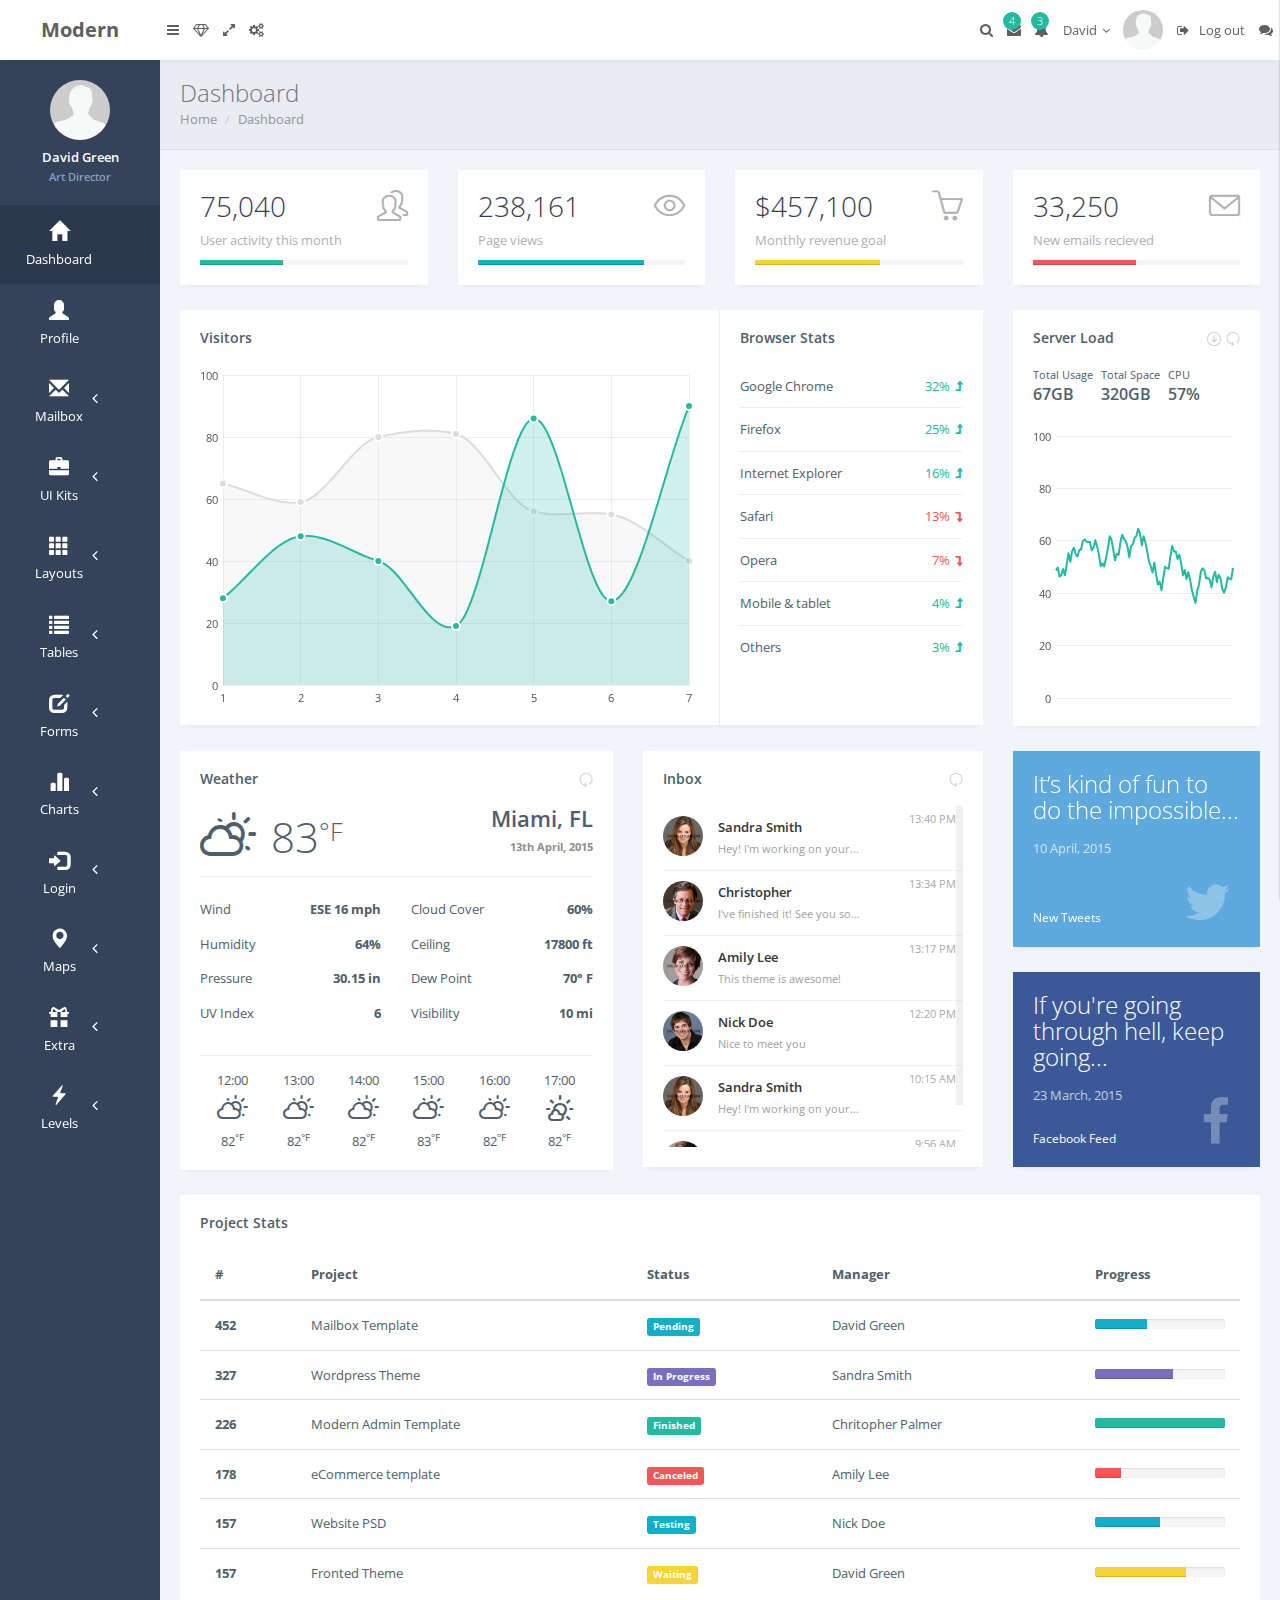
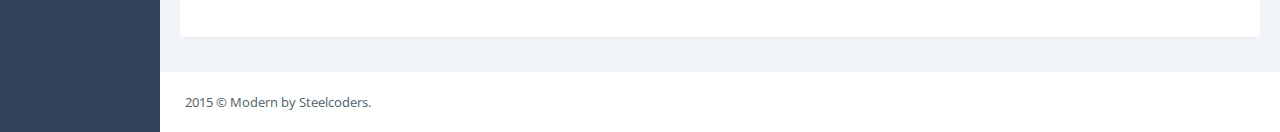
<file: admin/index.html>
<!DOCTYPE html>
<html>
    <head>
        
        <!-- Title -->
        <title>Modern | Admin Dashboard Template</title>
        
        <meta content="width=device-width, initial-scale=1" name="viewport"/>
        <meta charset="UTF-8">
        <meta name="description" content="Admin Dashboard Template" />
        <meta name="keywords" content="admin,dashboard" />
        <meta name="author" content="Steelcoders" />
        
        <!-- Styles -->
        <link href='http://fonts.googleapis.com/css?family=Open+Sans:400,300,600' rel='stylesheet' type='text/css'>
        <link href="../res/plugins/pace-master/themes/blue/pace-theme-flash.css" rel="stylesheet"/>
        <link href="../res/plugins/uniform/css/uniform.default.min.css" rel="stylesheet"/>
        <link href="../res/plugins/bootstrap/css/bootstrap.min.css" rel="stylesheet" type="text/css"/>
        <link href="../res/plugins/fontawesome/css/font-awesome.css" rel="stylesheet" type="text/css"/>
        <link href="../res/plugins/line-icons/simple-line-icons.css" rel="stylesheet" type="text/css"/>	
        <link href="../res/plugins/offcanvasmenueffects/css/menu_cornerbox.css" rel="stylesheet" type="text/css"/>	
        <link href="../res/plugins/waves/waves.min.css" rel="stylesheet" type="text/css"/>	
        <link href="../res/plugins/switchery/switchery.min.css" rel="stylesheet" type="text/css"/>
        <link href="../res/plugins/3d-bold-navigation/css/style.css" rel="stylesheet" type="text/css"/>
        <link href="../res/plugins/slidepushmenus/css/component.css" rel="stylesheet" type="text/css"/>	
        <link href="../res/plugins/weather-icons-master/css/weather-icons.min.css" rel="stylesheet" type="text/css"/>	
        <link href="../res/plugins/metrojs/MetroJs.min.css" rel="stylesheet" type="text/css"/>	
        <link href="../res/plugins/toastr/toastr.min.css" rel="stylesheet" type="text/css"/>	
        	
        <!-- Theme Styles -->
        <link href="../res/css/modern.css" rel="stylesheet" type="text/css"/>
        <link href="../res/css/themes/white.css" class="theme-color" rel="stylesheet" type="text/css"/>
        <link href="../res/css/custom.css" rel="stylesheet" type="text/css"/>
        
        <script src="../res/plugins/3d-bold-navigation/js/modernizr.js"></script>
        <script src="../res/plugins/offcanvasmenueffects/js/snap.svg-min.js"></script>
        
        <!-- HTML5 shim and Respond.js for IE8 support of HTML5 elements and media queries -->
        <!-- WARNING: Respond.js doesn't work if you view the page via file:// -->
        <!--[if lt IE 9]>
        <script src="https://oss.maxcdn.com/html5shiv/3.7.2/html5shiv.min.js"></script>
        <script src="https://oss.maxcdn.com/respond/1.4.2/respond.min.js"></script>
        <![endif]-->
        
    </head>
    <body class="page-header-fixed">
        <div class="overlay"></div>
        <nav class="cbp-spmenu cbp-spmenu-vertical cbp-spmenu-right" id="cbp-spmenu-s1">
            <h3><span class="pull-left">Chat</span><a href="javascript:void(0);" class="pull-right" id="closeRight"><i class="fa fa-times"></i></a></h3>
            <div class="slimscroll">
                <a href="javascript:void(0);" class="showRight2"><img src="../res/images/avatar2.png" alt=""><span>Sandra smith<small>Hi! How're you?</small></span></a>
                <a href="javascript:void(0);" class="showRight2"><img src="../res/images/avatar3.png" alt=""><span>Amily Lee<small>Hi! How're you?</small></span></a>
                <a href="javascript:void(0);" class="showRight2"><img src="../res/images/avatar4.png" alt=""><span>Christopher Palmer<small>Hi! How're you?</small></span></a>
                <a href="javascript:void(0);" class="showRight2"><img src="../res/images/avatar5.png" alt=""><span>Nick Doe<small>Hi! How're you?</small></span></a>
                <a href="javascript:void(0);" class="showRight2"><img src="../res/images/avatar2.png" alt=""><span>Sandra smith<small>Hi! How're you?</small></span></a>
                <a href="javascript:void(0);" class="showRight2"><img src="../res/images/avatar3.png" alt=""><span>Amily Lee<small>Hi! How're you?</small></span></a>
                <a href="javascript:void(0);" class="showRight2"><img src="../res/images/avatar4.png" alt=""><span>Christopher Palmer<small>Hi! How're you?</small></span></a>
                <a href="javascript:void(0);" class="showRight2"><img src="../res/images/avatar5.png" alt=""><span>Nick Doe<small>Hi! How're you?</small></span></a>
            </div>
		</nav>
        <nav class="cbp-spmenu cbp-spmenu-vertical cbp-spmenu-right" id="cbp-spmenu-s2">
            <h3><span class="pull-left">Sandra Smith</span> <a href="javascript:void(0);" class="pull-right" id="closeRight2"><i class="fa fa-angle-right"></i></a></h3>
            <div class="slimscroll chat">
                <div class="chat-item chat-item-left">
                    <div class="chat-image">
                        <img src="../res/images/avatar2.png" alt="">
                    </div>
                    <div class="chat-message">
                        Hi There!
                    </div>
                </div>
                <div class="chat-item chat-item-right">
                    <div class="chat-message">
                        Hi! How are you?
                    </div>
                </div>
                <div class="chat-item chat-item-left">
                    <div class="chat-image">
                        <img src="../res/images/avatar2.png" alt="">
                    </div>
                    <div class="chat-message">
                        Fine! do you like my project?
                    </div>
                </div>
                <div class="chat-item chat-item-right">
                    <div class="chat-message">
                        Yes, It's clean and creative, good job!
                    </div>
                </div>
                <div class="chat-item chat-item-left">
                    <div class="chat-image">
                        <img src="../res/images/avatar2.png" alt="">
                    </div>
                    <div class="chat-message">
                        Thanks, I tried!
                    </div>
                </div>
                <div class="chat-item chat-item-right">
                    <div class="chat-message">
                        Good luck with your sales!
                    </div>
                </div>
            </div>
            <div class="chat-write">
                <form class="form-horizontal" action="javascript:void(0);">
                    <input type="text" class="form-control" placeholder="Say something">
                </form>
            </div>
		</nav>
        <div class="menu-wrap">
            <nav class="profile-menu">
                <div class="profile"><img src="../res/images/avatar1.png" width="52" alt="David Green"/><span>David Green</span></div>
                <div class="profile-menu-list">
                    <a href="#"><i class="fa fa-star"></i><span>Favorites</span></a>
                    <a href="#"><i class="fa fa-bell"></i><span>Alerts</span></a>
                    <a href="#"><i class="fa fa-envelope"></i><span>Messages</span></a>
                    <a href="#"><i class="fa fa-comment"></i><span>Comments</span></a>
                </div>
            </nav>
            <button class="close-button" id="close-button">Close Menu</button>
        </div>
        <form class="search-form" action="#" method="GET">
            <div class="input-group">
                <input type="text" name="search" class="form-control search-input" placeholder="Search...">
                <span class="input-group-btn">
                    <button class="btn btn-default close-search waves-effect waves-button waves-classic" type="button"><i class="fa fa-times"></i></button>
                </span>
            </div><!-- Input Group -->
        </form><!-- Search Form -->
        <main class="page-content content-wrap">
            <div class="navbar">
                <div class="navbar-inner">
                    <div class="sidebar-pusher">
                        <a href="javascript:void(0);" class="waves-effect waves-button waves-classic push-sidebar">
                            <i class="fa fa-bars"></i>
                        </a>
                    </div>
                    <div class="logo-box">
                        <a href="index.html" class="logo-text"><span>Modern</span></a>
                    </div><!-- Logo Box -->
                    <div class="search-button">
                        <a href="javascript:void(0);" class="waves-effect waves-button waves-classic show-search"><i class="fa fa-search"></i></a>
                    </div>
                    <div class="topmenu-outer">
                        <div class="top-menu">
                            <ul class="nav navbar-nav navbar-left">
                                <li>		
                                    <a href="javascript:void(0);" class="waves-effect waves-button waves-classic sidebar-toggle"><i class="fa fa-bars"></i></a>
                                </li>
                                <li>
                                    <a href="#cd-nav" class="waves-effect waves-button waves-classic cd-nav-trigger"><i class="fa fa-diamond"></i></a>
                                </li>
                                <li>		
                                    <a href="javascript:void(0);" class="waves-effect waves-button waves-classic toggle-fullscreen"><i class="fa fa-expand"></i></a>
                                </li>
                                <li class="dropdown">
                                    <a href="#" class="dropdown-toggle waves-effect waves-button waves-classic" data-toggle="dropdown">
                                        <i class="fa fa-cogs"></i>
                                    </a>
                                    <ul class="dropdown-menu dropdown-md dropdown-list theme-settings" role="menu">
                                        <li class="li-group">
                                            <ul class="list-unstyled">
                                                <li class="no-link" role="presentation">
                                                    Fixed Header 
                                                    <div class="ios-switch pull-right switch-md">
                                                        <input type="checkbox" class="js-switch pull-right fixed-header-check" checked>
                                                    </div>
                                                </li>
                                            </ul>
                                        </li>
                                        <li class="li-group">
                                            <ul class="list-unstyled">
                                                <li class="no-link" role="presentation">
                                                    Fixed Sidebar 
                                                    <div class="ios-switch pull-right switch-md">
                                                        <input type="checkbox" class="js-switch pull-right fixed-sidebar-check">
                                                    </div>
                                                </li>
                                                <li class="no-link" role="presentation">
                                                    Horizontal bar 
                                                    <div class="ios-switch pull-right switch-md">
                                                        <input type="checkbox" class="js-switch pull-right horizontal-bar-check">
                                                    </div>
                                                </li>
                                                <li class="no-link" role="presentation">
                                                    Toggle Sidebar 
                                                    <div class="ios-switch pull-right switch-md">
                                                        <input type="checkbox" class="js-switch pull-right toggle-sidebar-check">
                                                    </div>
                                                </li>
                                                <li class="no-link" role="presentation">
                                                    Compact Menu 
                                                    <div class="ios-switch pull-right switch-md">
                                                        <input type="checkbox" class="js-switch pull-right compact-menu-check">
                                                    </div>
                                                </li>
                                                <li class="no-link" role="presentation">
                                                    Hover Menu 
                                                    <div class="ios-switch pull-right switch-md">
                                                        <input type="checkbox" class="js-switch pull-right hover-menu-check">
                                                    </div>
                                                </li>
                                            </ul>
                                        </li>
                                        <li class="li-group">
                                            <ul class="list-unstyled">
                                                <li class="no-link" role="presentation">
                                                    Boxed Layout 
                                                    <div class="ios-switch pull-right switch-md">
                                                        <input type="checkbox" class="js-switch pull-right boxed-layout-check">
                                                    </div>
                                                </li>
                                            </ul>
                                        </li>
                                        <li class="li-group">
                                            <ul class="list-unstyled">
                                                <li class="no-link" role="presentation">
                                                    Choose Theme Color
                                                    <div class="color-switcher">
                                                        <a class="colorbox color-blue" href="?theme=blue" title="Blue Theme" data-css="blue"></a>
                                                        <a class="colorbox color-green" href="?theme=green" title="Green Theme" data-css="green"></a>
                                                        <a class="colorbox color-red" href="?theme=red" title="Red Theme" data-css="red"></a>
                                                        <a class="colorbox color-white" href="?theme=white" title="White Theme" data-css="white"></a>
                                                        <a class="colorbox color-purple" href="?theme=purple" title="purple Theme" data-css="purple"></a>
                                                        <a class="colorbox color-dark" href="?theme=dark" title="Dark Theme" data-css="dark"></a>
                                                    </div>
                                                </li>
                                            </ul>
                                        </li>
                                        <li class="no-link"><button class="btn btn-default reset-options">Reset Options</button></li>
                                    </ul>
                                </li>
                            </ul>
                            <ul class="nav navbar-nav navbar-right">
                                <li>	
                                    <a href="javascript:void(0);" class="waves-effect waves-button waves-classic show-search"><i class="fa fa-search"></i></a>
                                </li>
                                <li class="dropdown">
                                    <a href="#" class="dropdown-toggle waves-effect waves-button waves-classic" data-toggle="dropdown"><i class="fa fa-envelope"></i><span class="badge badge-success pull-right">4</span></a>
                                    <ul class="dropdown-menu title-caret dropdown-lg" role="menu">
                                        <li><p class="drop-title">You have 4 new  messages !</p></li>
                                        <li class="dropdown-menu-list slimscroll messages">
                                            <ul class="list-unstyled">
                                                <li>
                                                    <a href="#">
                                                        <div class="msg-img"><div class="online on"></div><img class="img-circle" src="../res/images/avatar2.png" alt=""></div>
                                                        <p class="msg-name">Sandra Smith</p>
                                                        <p class="msg-text">Hey ! I'm working on your project</p>
                                                        <p class="msg-time">3 minutes ago</p>
                                                    </a>
                                                </li>
                                                <li>
                                                    <a href="#">
                                                        <div class="msg-img"><div class="online off"></div><img class="img-circle" src="../res/images/avatar4.png" alt=""></div>
                                                        <p class="msg-name">Amily Lee</p>
                                                        <p class="msg-text">Hi David !</p>
                                                        <p class="msg-time">8 minutes ago</p>
                                                    </a>
                                                </li>
                                                <li>
                                                    <a href="#">
                                                        <div class="msg-img"><div class="online off"></div><img class="img-circle" src="../res/images/avatar3.png" alt=""></div>
                                                        <p class="msg-name">Christopher Palmer</p>
                                                        <p class="msg-text">See you soon !</p>
                                                        <p class="msg-time">56 minutes ago</p>
                                                    </a>
                                                </li>
                                                <li>
                                                    <a href="#">
                                                        <div class="msg-img"><div class="online on"></div><img class="img-circle" src="../res/images/avatar5.png" alt=""></div>
                                                        <p class="msg-name">Nick Doe</p>
                                                        <p class="msg-text">Nice to meet you</p>
                                                        <p class="msg-time">2 hours ago</p>
                                                    </a>
                                                </li>
                                                <li>
                                                    <a href="#">
                                                        <div class="msg-img"><div class="online on"></div><img class="img-circle" src="../res/images/avatar2.png" alt=""></div>
                                                        <p class="msg-name">Sandra Smith</p>
                                                        <p class="msg-text">Hey ! I'm working on your project</p>
                                                        <p class="msg-time">5 hours ago</p>
                                                    </a>
                                                </li>
                                                <li>
                                                    <a href="#">
                                                        <div class="msg-img"><div class="online off"></div><img class="img-circle" src="../res/images/avatar4.png" alt=""></div>
                                                        <p class="msg-name">Amily Lee</p>
                                                        <p class="msg-text">Hi David !</p>
                                                        <p class="msg-time">9 hours ago</p>
                                                    </a>
                                                </li>
                                            </ul>
                                        </li>
                                        <li class="drop-all"><a href="#" class="text-center">All Messages</a></li>
                                    </ul>
                                </li>
                                <li class="dropdown">
                                    <a href="#" class="dropdown-toggle waves-effect waves-button waves-classic" data-toggle="dropdown"><i class="fa fa-bell"></i><span class="badge badge-success pull-right">3</span></a>
                                    <ul class="dropdown-menu title-caret dropdown-lg" role="menu">
                                        <li><p class="drop-title">You have 3 pending tasks !</p></li>
                                        <li class="dropdown-menu-list slimscroll tasks">
                                            <ul class="list-unstyled">
                                                <li>
                                                    <a href="#">
                                                        <div class="task-icon badge badge-success"><i class="icon-user"></i></div>
                                                        <span class="badge badge-roundless badge-default pull-right">1min ago</span>
                                                        <p class="task-details">New user registered.</p>
                                                    </a>
                                                </li>
                                                <li>
                                                    <a href="#">
                                                        <div class="task-icon badge badge-danger"><i class="icon-energy"></i></div>
                                                        <span class="badge badge-roundless badge-default pull-right">24min ago</span>
                                                        <p class="task-details">Database error.</p>
                                                    </a>
                                                </li>
                                                <li>
                                                    <a href="#">
                                                        <div class="task-icon badge badge-info"><i class="icon-heart"></i></div>
                                                        <span class="badge badge-roundless badge-default pull-right">1h ago</span>
                                                        <p class="task-details">Reached 24k likes</p>
                                                    </a>
                                                </li>
                                            </ul>
                                        </li>
                                        <li class="drop-all"><a href="#" class="text-center">All Tasks</a></li>
                                    </ul>
                                </li>
                                <li class="dropdown">
                                    <a href="#" class="dropdown-toggle waves-effect waves-button waves-classic" data-toggle="dropdown">
                                        <span class="user-name">David<i class="fa fa-angle-down"></i></span>
                                        <img class="img-circle avatar" src="../res/images/avatar1.png" width="40" height="40" alt="">
                                    </a>
                                    <ul class="dropdown-menu dropdown-list" role="menu">
                                        <li role="presentation"><a href="profile.html"><i class="fa fa-user"></i>Profile</a></li>
                                        <li role="presentation"><a href="calendar.html"><i class="fa fa-calendar"></i>Calendar</a></li>
                                        <li role="presentation"><a href="inbox.html"><i class="fa fa-envelope"></i>Inbox<span class="badge badge-success pull-right">4</span></a></li>
                                        <li role="presentation" class="divider"></li>
                                        <li role="presentation"><a href="lock-screen.html"><i class="fa fa-lock"></i>Lock screen</a></li>
                                        <li role="presentation"><a href="login.html"><i class="fa fa-sign-out m-r-xs"></i>Log out</a></li>
                                    </ul>
                                </li>
                                <li>
                                    <a href="login.html" class="log-out waves-effect waves-button waves-classic">
                                        <span><i class="fa fa-sign-out m-r-xs"></i>Log out</span>
                                    </a>
                                </li>
                                <li>
                                    <a href="javascript:void(0);" class="waves-effect waves-button waves-classic" id="showRight">
                                        <i class="fa fa-comments"></i>
                                    </a>
                                </li>
                            </ul><!-- Nav -->
                        </div><!-- Top Menu -->
                    </div>
                </div>
            </div><!-- Navbar -->
            <div class="page-sidebar sidebar">
                <div class="page-sidebar-inner slimscroll">
                    <div class="sidebar-header">
                        <div class="sidebar-profile">
                            <a href="javascript:void(0);" id="profile-menu-link">
                                <div class="sidebar-profile-image">
                                    <img src="../res/images/avatar1.png" class="img-circle img-responsive" alt="">
                                </div>
                                <div class="sidebar-profile-details">
                                    <span>David Green<br><small>Art Director</small></span>
                                </div>
                            </a>
                        </div>
                    </div>
                    <ul class="menu accordion-menu">
                        <li class="active"><a href="index.html" class="waves-effect waves-button"><span class="menu-icon glyphicon glyphicon-home"></span><p>Dashboard</p></a></li>
                        <li><a href="profile.html" class="waves-effect waves-button"><span class="menu-icon glyphicon glyphicon-user"></span><p>Profile</p></a></li>
                        <li class="droplink"><a href="#" class="waves-effect waves-button"><span class="menu-icon glyphicon glyphicon-envelope"></span><p>Mailbox</p><span class="arrow"></span></a>
                            <ul class="sub-menu">
                                <li><a href="inbox.html">Inbox</a></li>
                                <li><a href="message-view.html">View Message</a></li>
                                <li><a href="compose.html">Compose</a></li>
                            </ul>
                        </li>
                        <li class="droplink"><a href="#" class="waves-effect waves-button"><span class="menu-icon glyphicon glyphicon-briefcase"></span><p>UI Kits</p><span class="arrow"></span></a>
                            <ul class="sub-menu">
                                <li><a href="ui-alerts.html">Alerts</a></li>
                                <li><a href="ui-buttons.html">Buttons</a></li>
                                <li><a href="ui-icons.html">Icons</a></li>
                                <li><a href="ui-typography.html">Typography</a></li>
                                <li><a href="ui-notifications.html">Notifications</a></li>
                                <li><a href="ui-grid.html">Grid</a></li>
                                <li><a href="ui-tabs-accordions.html">Tabs &amp; Accordions</a></li>
                                <li><a href="ui-modals.html">Modals</a></li>
                                <li><a href="ui-panels.html">Panels</a></li>
                                <li><a href="ui-progress.html">Progress Bars</a></li>
                                <li><a href="ui-nestable.html">Nestable</a></li>
                                <li><a href="ui-tree-view.html">Tree View</a></li>
                            </ul>
                        </li>
                        <li class="droplink"><a href="#" class="waves-effect waves-button"><span class="menu-icon glyphicon glyphicon-th"></span><p>Layouts</p><span class="arrow"></span></a>
                            <ul class="sub-menu">
                                <li><a href="layout-blank.html">Blank Page</a></li>
                                <li><a href="layout-boxed.html">Boxed Page</a></li>
                                <li><a href="layout-horizontal-menu.html">Horizontal Menu</a></li>
                                <li><a href="layout-horizontal-menu-boxed.html">Boxed &amp; Horizontal Menu</a></li>
                                <li><a href="layout-horizontal-menu-minimal.html">Horizontal Menu Minimal</a></li>
                                <li><a href="layout-fixed-sidebar.html">Fixed Sidebar</a></li>
                                <li><a href="layout-static-header.html">Static Header</a></li>
                                <li><a href="layout-collapsed-sidebar.html">Collapsed Sidebar</a></li>
                                <li><a href="layout-compact-menu.html">Compact Menu</a></li>
                                <li><a href="layout-hover-menu.html">Hover Menu</a></li>
                            </ul>
                        </li>
                        <li class="droplink"><a href="#" class="waves-effect waves-button"><span class="menu-icon glyphicon glyphicon-list"></span><p>Tables</p><span class="arrow"></span></a>
                            <ul class="sub-menu">
                                <li><a href="table-static.html">Static Tables</a></li>
                                <li><a href="table-responsive.html">Responsive Tables</a></li>
                                <li><a href="table-data.html">Data Tables</a></li>
                            </ul>
                        </li>
                        <li class="droplink"><a href="#" class="waves-effect waves-button"><span class="menu-icon glyphicon glyphicon-edit"></span><p>Forms</p><span class="arrow"></span></a>
                            <ul class="sub-menu">
                                <li><a href="form-elements.html">Form Elements</a></li>
                                <li><a href="form-wizard.html">Form Wizard</a></li>
                                <li><a href="form-upload.html">File Upload</a></li>
                                <li><a href="form-image-crop.html">Image Crop</a></li>
                                <li><a href="form-select2.html">Select2</a></li>
                                <li><a href="form-x-editable.html">X-editable</a></li>
                            </ul>
                        </li>
                        <li class="droplink"><a href="#" class="waves-effect waves-button"><span class="menu-icon glyphicon glyphicon-stats"></span><p>Charts</p><span class="arrow"></span></a>
                            <ul class="sub-menu">
                                <li><a href="charts-sparkline.html">Sparkline</a></li>
                                <li><a href="charts-rickshaw.html">Rickshaw</a></li>
                                <li><a href="charts-morris.html">Morris</a></li>
                                <li><a href="charts-flotchart.html">Flotchart</a></li>
                                <li><a href="charts-chartjs.html">Chart.js</a></li>
                            </ul>
                        </li>
                        <li class="droplink"><a href="#" class="waves-effect waves-button"><span class="menu-icon glyphicon glyphicon-log-in"></span><p>Login</p><span class="arrow"></span></a>
                            <ul class="sub-menu">
                                <li><a href="login.html">Login Form</a></li>
                                <li><a href="register.html">Register Form</a></li>
                                <li><a href="forgot.html">Forgot Password</a></li>
                                <li><a href="lock-screen.html">Lock Screen</a></li>
                            </ul>
                        </li>
                        <li class="droplink"><a href="#" class="waves-effect waves-button"><span class="menu-icon glyphicon glyphicon-map-marker"></span><p>Maps</p><span class="arrow"></span></a>
                            <ul class="sub-menu">
                                <li><a href="maps-google.html">Google Maps</a></li>
                                <li><a href="maps-vector.html">Vector Maps</a></li>
                            </ul>
                        </li>
                        <li class="droplink"><a href="#" class="waves-effect waves-button"><span class="menu-icon glyphicon glyphicon-gift"></span><p>Extra</p><span class="arrow"></span></a>
                            <ul class="sub-menu">
                                <li><a href="404.html">404 Page</a></li>
                                <li><a href="500.html">500 Page</a></li>
                                <li><a href="invoice.html">Invoice</a></li>
                                <li><a href="calendar.html">Calendar</a></li>
                                <li><a href="pricing-tables.html">Pricing Tables</a></li>
                                <li><a href="shop.html">Shop</a></li>
                                <li><a href="gallery.html">Gallery</a></li>
                                <li><a href="timeline.html">Timeline</a></li>
                                <li><a href="search.html">Search Results</a></li>
                                <li><a href="coming-soon.html">Coming Soon</a></li>
                                <li><a href="contact.html">Contact</a></li>
                            </ul>
                        </li>
                        <li class="droplink"><a href="#" class="waves-effect waves-button"><span class="menu-icon glyphicon glyphicon-flash"></span><p>Levels</p><span class="arrow"></span></a>
                            <ul class="sub-menu">
                                <li class="droplink"><a href="#"><p>Level 1.1</p><span class="arrow"></span></a>
                                    <ul class="sub-menu">
                                        <li class="droplink"><a href="#"><p>Level 2.1</p><span class="arrow"></span></a>
                                            <ul class="sub-menu">
                                                <li><a href="#">Level 3.1</a></li>
                                            </ul>
                                        </li>
                                        <li><a href="#">Level 2.2</a></li>
                                    </ul>
                                </li>
                                <li><a href="#">Level 1.2</a></li>
                            </ul>
                        </li>
                    </ul>
                </div><!-- Page Sidebar Inner -->
            </div><!-- Page Sidebar -->
            <div class="page-inner">
                <div class="page-title">
                    <h3>Dashboard</h3>
                    <div class="page-breadcrumb">
                        <ol class="breadcrumb">
                            <li><a href="index.html">Home</a></li>
                            <li class="active">Dashboard</li>
                        </ol>
                    </div>
                </div>
                <div id="main-wrapper">
                    <div class="row">
                        <div class="col-lg-3 col-md-6">
                            <div class="panel info-box panel-white">
                                <div class="panel-body">
                                    <div class="info-box-stats">
                                        <p class="counter">107,200</p>
                                        <span class="info-box-title">User activity this month</span>
                                    </div>
                                    <div class="info-box-icon">
                                        <i class="icon-users"></i>
                                    </div>
                                    <div class="info-box-progress">
                                        <div class="progress progress-xs progress-squared bs-n">
                                            <div class="progress-bar progress-bar-success" role="progressbar" aria-valuenow="40" aria-valuemin="0" aria-valuemax="100" style="width: 40%">
                                            </div>
                                        </div>
                                    </div>
                                </div>
                            </div>
                        </div>
                        <div class="col-lg-3 col-md-6">
                            <div class="panel info-box panel-white">
                                <div class="panel-body">
                                    <div class="info-box-stats">
                                        <p class="counter">340,230</p>
                                        <span class="info-box-title">Page views</span>
                                    </div>
                                    <div class="info-box-icon">
                                        <i class="icon-eye"></i>
                                    </div>
                                    <div class="info-box-progress">
                                        <div class="progress progress-xs progress-squared bs-n">
                                            <div class="progress-bar progress-bar-info" role="progressbar" aria-valuenow="80" aria-valuemin="0" aria-valuemax="100" style="width: 80%">
                                            </div>
                                        </div>
                                    </div>
                                </div>
                            </div>
                        </div>
                        <div class="col-lg-3 col-md-6">
                            <div class="panel info-box panel-white">
                                <div class="panel-body">
                                    <div class="info-box-stats">
                                        <p>$<span class="counter">653,000</span></p>
                                        <span class="info-box-title">Monthly revenue goal</span>
                                    </div>
                                    <div class="info-box-icon">
                                        <i class="icon-basket"></i>
                                    </div>
                                    <div class="info-box-progress">
                                        <div class="progress progress-xs progress-squared bs-n">
                                            <div class="progress-bar progress-bar-warning" role="progressbar" aria-valuenow="60" aria-valuemin="0" aria-valuemax="100" style="width: 60%">
                                            </div>
                                        </div>
                                    </div>
                                </div>
                            </div>
                        </div>
                        <div class="col-lg-3 col-md-6">
                            <div class="panel info-box panel-white">
                                <div class="panel-body">
                                    <div class="info-box-stats">
                                        <p class="counter">47,500</p>
                                        <span class="info-box-title">New emails recieved</span>
                                    </div>
                                    <div class="info-box-icon">
                                        <i class="icon-envelope"></i>
                                    </div>
                                    <div class="info-box-progress">
                                        <div class="progress progress-xs progress-squared bs-n">
                                            <div class="progress-bar progress-bar-danger" role="progressbar" aria-valuenow="50" aria-valuemin="0" aria-valuemax="100" style="width: 50%">
                                            </div>
                                        </div>
                                    </div>
                                </div>
                            </div>
                        </div>
                    </div><!-- Row -->
                    <div class="row">
                        <div class="col-lg-9 col-md-12">
                            <div class="panel panel-white">
                                <div class="row">
                                    <div class="col-sm-8">
                                        <div class="visitors-chart">
                                            <div class="panel-heading">
                                                <h4 class="panel-title">Visitors</h4>
                                            </div>
                                            <div class="panel-body">
                                                <div id="flotchart1"></div>
                                            </div>
                                        </div>
                                    </div>
                                    <div class="col-sm-4">
                                        <div class="stats-info">
                                            <div class="panel-heading">
                                                <h4 class="panel-title">Browser Stats</h4>
                                            </div>
                                            <div class="panel-body">
                                                <ul class="list-unstyled">
                                                    <li>Google Chrome<div class="text-success pull-right">32%<i class="fa fa-level-up"></i></div></li>
                                                    <li>Firefox<div class="text-success pull-right">25%<i class="fa fa-level-up"></i></div></li>
                                                    <li>Internet Explorer<div class="text-success pull-right">16%<i class="fa fa-level-up"></i></div></li>
                                                    <li>Safari<div class="text-danger pull-right">13%<i class="fa fa-level-down"></i></div></li>
                                                    <li>Opera<div class="text-danger pull-right">7%<i class="fa fa-level-down"></i></div></li>
                                                    <li>Mobile &amp; tablet<div class="text-success pull-right">4%<i class="fa fa-level-up"></i></div></li>
                                                    <li>Others<div class="text-success pull-right">3%<i class="fa fa-level-up"></i></div></li>
                                                </ul>
                                            </div>
                                        </div>
                                    </div>
                                </div>
                            </div>
                        </div>
                        <div class="col-lg-3 col-md-6">
                            <div class="panel panel-white" style="height: 100%;">
                                <div class="panel-heading">
                                    <h4 class="panel-title">Server Load</h4>
                                    <div class="panel-control">
                                        <a href="javascript:void(0);" data-toggle="tooltip" data-placement="top" title="Expand/Collapse" class="panel-collapse"><i class="icon-arrow-down"></i></a>
                                        <a href="javascript:void(0);" data-toggle="tooltip" data-placement="top" title="Reload" class="panel-reload"><i class="icon-reload"></i></a>
                                    </div>
                                </div>
                                <div class="panel-body">
                                    <div class="server-load">
                                        <div class="server-stat">
                                            <span>Total Usage</span>
                                            <p>67GB</p>
                                        </div>
                                        <div class="server-stat">
                                            <span>Total Space</span>
                                            <p>320GB</p>
                                        </div>
                                        <div class="server-stat">
                                            <span>CPU</span>
                                            <p>57%</p>
                                        </div>
                                    </div>
                                    <div id="flotchart2"></div>
                                </div>
                            </div>
                        </div>
                        <div class="col-lg-5 col-md-6">
                            <div class="panel panel-white">
                                <div class="panel-heading">
                                    <h4 class="panel-title">Weather</h4>
                                    <div class="panel-control">
                                        <a href="javascript:void(0);" data-toggle="tooltip" data-placement="top" title="Reload" class="panel-reload"><i class="icon-reload"></i></a>
                                    </div>
                                </div>
                                <div class="panel-body">
                                    <div class="weather-widget">
                                        <div class="row">
                                            <div class="col-md-12">
                                                <div class="weather-top">
                                                    <div class="weather-current pull-left">
                                                        <i class="wi wi-day-cloudy weather-icon"></i>
                                                        <p><span>83<sup>&deg;F</sup></span></p>
                                                    </div>
                                                    <h2 class="weather-day pull-right">Miami, FL<br><small><b>13th April, 2015</b></small></h2>
                                                </div>
                                            </div>
                                            <div class="col-md-6">
                                                <ul class="list-unstyled weather-info">
                                                    <li>Wind <span class="pull-right"><b>ESE 16 mph</b></span></li>
                                                    <li>Humidity <span class="pull-right"><b>64%</b></span></li>
                                                    <li>Pressure <span class="pull-right"><b>30.15 in</b></span></li>
                                                    <li>UV Index <span class="pull-right"><b>6</b></span></li>
                                                </ul>
                                            </div>
                                            <div class="col-md-6">
                                                <ul class="list-unstyled weather-info">
                                                    <li>Cloud Cover <span class="pull-right"><b>60%</b></span></li>
                                                    <li>Ceiling <span class="pull-right"><b>17800 ft</b></span></li>
                                                    <li>Dew Point <span class="pull-right"><b>70° F</b></span></li>
                                                    <li>Visibility <span class="pull-right"><b>10 mi</b></span></li>
                                                </ul>
                                            </div>
                                            <div class="col-md-12">
                                                <ul class="list-unstyled weather-days row">
                                                    <li class="col-xs-4 col-sm-2"><span>12:00</span><i class="wi wi-day-cloudy"></i><span>82<sup>&deg;F</sup></span></li>
                                                    <li class="col-xs-4 col-sm-2"><span>13:00</span><i class="wi wi-day-cloudy"></i><span>82<sup>&deg;F</sup></span></li>
                                                    <li class="col-xs-4 col-sm-2"><span>14:00</span><i class="wi wi-day-cloudy"></i><span>82<sup>&deg;F</sup></span></li>
                                                    <li class="col-xs-4 col-sm-2"><span>15:00</span><i class="wi wi-day-cloudy"></i><span>83<sup>&deg;F</sup></span></li>
                                                    <li class="col-xs-4 col-sm-2"><span>16:00</span><i class="wi wi-day-cloudy"></i><span>82<sup>&deg;F</sup></span></li>
                                                    <li class="col-xs-4 col-sm-2"><span>17:00</span><i class="wi wi-day-sunny-overcast"></i><span>82<sup>&deg;F</sup></span></li>
                                                </ul>
                                            </div>
                                        </div>
                                    </div>
                                </div>
                            </div>
                        </div>
                        <div class="col-lg-4 col-md-6">
                            <div class="panel panel-white">
                                <div class="panel-heading">
                                    <h4 class="panel-title">Inbox</h4>
                                    <div class="panel-control">
                                        <a href="javascript:void(0);" data-toggle="tooltip" data-placement="top" title="Reload" class="panel-reload"><i class="icon-reload"></i></a>
                                    </div>
                                </div>
                                <div class="panel-body">
                                    <div class="inbox-widget slimscroll">
                                        <a href="#">
                                            <div class="inbox-item">
                                                <div class="inbox-item-img"><img src="../res/images/avatar2.png" class="img-circle" alt=""></div>
                                                <p class="inbox-item-author">Sandra Smith</p>
                                                <p class="inbox-item-text">Hey! I'm working on your...</p>
                                                <p class="inbox-item-date">13:40 PM</p>
                                            </div>
                                        </a>
                                        <a href="#">
                                            <div class="inbox-item">
                                                <div class="inbox-item-img"><img src="../res/images/avatar3.png" class="img-circle" alt=""></div>
                                                <p class="inbox-item-author">Christopher</p>
                                                <p class="inbox-item-text">I've finished it! See you so...</p>
                                                <p class="inbox-item-date">13:34 PM</p>
                                            </div>
                                        </a>
                                        <a href="#">
                                            <div class="inbox-item">
                                                <div class="inbox-item-img"><img src="../res/images/avatar4.png" class="img-circle" alt=""></div>
                                                <p class="inbox-item-author">Amily Lee</p>
                                                <p class="inbox-item-text">This theme is awesome!</p>
                                                <p class="inbox-item-date">13:17 PM</p>
                                            </div>
                                        </a>
                                        <a href="#">
                                            <div class="inbox-item">
                                                <div class="inbox-item-img"><img src="../res/images/avatar5.png" class="img-circle" alt=""></div>
                                                <p class="inbox-item-author">Nick Doe</p>
                                                <p class="inbox-item-text">Nice to meet you</p>
                                                <p class="inbox-item-date">12:20 PM</p>
                                            </div>
                                        </a>
                                        <a href="#">
                                            <div class="inbox-item">
                                                <div class="inbox-item-img"><img src="../res/images/avatar2.png" class="img-circle" alt=""></div>
                                                <p class="inbox-item-author">Sandra Smith</p>
                                                <p class="inbox-item-text">Hey! I'm working on your...</p>
                                                <p class="inbox-item-date">10:15 AM</p>
                                            </div>
                                        </a>
                                        <a href="#">
                                            <div class="inbox-item">
                                                <div class="inbox-item-img"><img src="../res/images/avatar4.png" class="img-circle" alt=""></div>
                                                <p class="inbox-item-author">Amily Lee</p>
                                                <p class="inbox-item-text">This theme is awesome!</p>
                                                <p class="inbox-item-date">9:56 AM</p>
                                            </div>
                                        </a>
                                    </div>
                                </div>
                            </div>
                        </div>
                        <div class="col-lg-3 col-md-6">
                            <div class="panel twitter-box">
                                <div class="panel-body">
                                    <div class="live-tile" data-mode="flip" data-speed="750" data-delay="3000">
                                        <span class="tile-title pull-right">New Tweets</span>
                                        <i class="fa fa-twitter"></i>
                                        <div><h2 class="no-m">It’s kind of fun to do the impossible...</h2><span class="tile-date">10 April, 2015</span></div>
                                        <div><h2 class="no-m">Sometimes by losing a battle you find a new way to win the war...</h2><span class="tile-date">6 April, 2015</span></div>
                                    </div>
                                </div>
                            </div>
                            <div class="panel facebook-box">
                                <div class="panel-body">
                                    <div class="live-tile" data-mode="carousel" data-direction="horizontal" data-speed="750" data-delay="4500">
                                        <span class="tile-title pull-right">Facebook Feed</span>
                                        <i class="fa fa-facebook"></i>
                                        <div><h2 class="no-m">If you're going through hell, keep going...</h2><span class="tile-date">23 March, 2015</span></div>
                                        <div><h2 class="no-m">To improve is to change; to be perfect is to change often...</h2><span class="tile-date">15 March, 2015</span></div>
                                    </div>
                                </div>
                            </div>
                        </div>
                        <div class="col-lg-12 col-md-12">
                            <div class="panel panel-white">
                                <div class="panel-heading">
                                    <h4 class="panel-title">Project Stats</h4>
                                </div>
                                <div class="panel-body">
                                    <div class="table-responsive project-stats">  
                                       <table class="table">
                                           <thead>
                                               <tr>
                                                   <th>#</th>
                                                   <th>Project</th>
                                                   <th>Status</th>
                                                   <th>Manager</th>
                                                   <th>Progress</th>
                                               </tr>
                                           </thead>
                                           <tbody>
                                               <tr>
                                                   <th scope="row">452</th>
                                                   <td>Mailbox Template</td>
                                                   <td><span class="label label-info">Pending</span></td>
                                                   <td>David Green</td>
                                                   <td>
                                                       <div class="progress progress-sm">
                                                           <div class="progress-bar progress-bar-info" role="progressbar" aria-valuenow="40" aria-valuemin="0" aria-valuemax="100" style="width: 40%">
                                                           </div>
                                                       </div>
                                                   </td>
                                               </tr>
                                               <tr>
                                                   <th scope="row">327</th>
                                                   <td>Wordpress Theme</td>
                                                   <td><span class="label label-primary">In Progress</span></td>
                                                   <td>Sandra Smith</td>
                                                   <td>
                                                       <div class="progress progress-sm">
                                                           <div class="progress-bar progress-bar-primary" role="progressbar" aria-valuenow="60" aria-valuemin="0" aria-valuemax="100" style="width: 60%">
                                                           </div>
                                                       </div>
                                                   </td>
                                               </tr>
                                               <tr>
                                                   <th scope="row">226</th>
                                                   <td>Modern Admin Template</td>
                                                   <td><span class="label label-success">Finished</span></td>
                                                   <td>Chritopher Palmer</td>
                                                   <td>
                                                       <div class="progress progress-sm">
                                                           <div class="progress-bar progress-bar-success" role="progressbar" aria-valuenow="100" aria-valuemin="0" aria-valuemax="100" style="width: 100%">
                                                           </div>
                                                       </div>
                                                   </td>
                                               </tr>
                                               <tr>
                                                   <th scope="row">178</th>
                                                   <td>eCommerce template</td>
                                                   <td><span class="label label-danger">Canceled</span></td>
                                                   <td>Amily Lee</td>
                                                   <td>
                                                       <div class="progress progress-sm">
                                                           <div class="progress-bar progress-bar-danger" role="progressbar" aria-valuenow="20" aria-valuemin="0" aria-valuemax="100" style="width: 20%">
                                                           </div>
                                                       </div>
                                                   </td>
                                               </tr>
                                               <tr>
                                                   <th scope="row">157</th>
                                                   <td>Website PSD</td>
                                                   <td><span class="label label-info">Testing</span></td>
                                                   <td>Nick Doe</td>
                                                   <td>
                                                       <div class="progress progress-sm">
                                                           <div class="progress-bar progress-bar-info" role="progressbar" aria-valuenow="50" aria-valuemin="0" aria-valuemax="100" style="width: 50%">
                                                           </div>
                                                       </div>
                                                   </td>
                                               </tr>
                                               <tr>
                                                   <th scope="row">157</th>
                                                   <td>Fronted Theme</td>
                                                   <td><span class="label label-warning">Waiting</span></td>
                                                   <td>David Green</td>
                                                   <td>
                                                       <div class="progress progress-sm">
                                                           <div class="progress-bar progress-bar-warning" role="progressbar" aria-valuenow="70" aria-valuemin="0" aria-valuemax="100" style="width: 70%">
                                                           </div>
                                                       </div>
                                                   </td>
                                               </tr>
                                           </tbody>
                                        </table>
                                    </div>
                                </div>
                            </div>
                        </div>
                    </div>
                </div><!-- Main Wrapper -->
                <div class="page-footer">
                    <p class="no-s">2015 &copy; Modern by Steelcoders.</p>
                </div>
            </div><!-- Page Inner -->
        </main><!-- Page Content -->
        <nav class="cd-nav-container" id="cd-nav">
            <header>
                <h3>Navigation</h3>
                <a href="#0" class="cd-close-nav">Close</a>
            </header>
            <ul class="cd-nav list-unstyled">
                <li class="cd-selected" data-menu="index">
                    <a href="javsacript:void(0);">
                        <span>
                            <i class="glyphicon glyphicon-home"></i>
                        </span>
                        <p>Dashboard</p>
                    </a>
                </li>
                <li data-menu="profile">
                    <a href="javsacript:void(0);">
                        <span>
                            <i class="glyphicon glyphicon-user"></i>
                        </span>
                        <p>Profile</p>
                    </a>
                </li>
                <li data-menu="inbox">
                    <a href="javsacript:void(0);">
                        <span>
                            <i class="glyphicon glyphicon-envelope"></i>
                        </span>
                        <p>Mailbox</p>
                    </a>
                </li>
                <li data-menu="#">
                    <a href="javsacript:void(0);">
                        <span>
                            <i class="glyphicon glyphicon-tasks"></i>
                        </span>
                        <p>Tasks</p>
                    </a>
                </li>
                <li data-menu="#">
                    <a href="javsacript:void(0);">
                        <span>
                            <i class="glyphicon glyphicon-cog"></i>
                        </span>
                        <p>Settings</p>
                    </a>
                </li>
                <li data-menu="calendar">
                    <a href="javsacript:void(0);">
                        <span>
                            <i class="glyphicon glyphicon-calendar"></i>
                        </span>
                        <p>Calendar</p>
                    </a>
                </li>
            </ul>
        </nav>
        <div class="cd-overlay"></div>
	

        <!-- Javascripts -->
        <script src="../res/plugins/jquery/jquery-2.1.3.min.js"></script>
        <script src="../res/plugins/jquery-ui/jquery-ui.min.js"></script>
        <script src="../res/plugins/pace-master/pace.min.js"></script>
        <script src="../res/plugins/jquery-blockui/jquery.blockui.js"></script>
        <script src="../res/plugins/bootstrap/js/bootstrap.min.js"></script>
        <script src="../res/plugins/jquery-slimscroll/jquery.slimscroll.min.js"></script>
        <script src="../res/plugins/switchery/switchery.min.js"></script>
        <script src="../res/plugins/uniform/jquery.uniform.min.js"></script>
        <script src="../res/plugins/offcanvasmenueffects/js/classie.js"></script>
        <script src="../res/plugins/offcanvasmenueffects/js/main.js"></script>
        <script src="../res/plugins/waves/waves.min.js"></script>
        <script src="../res/plugins/3d-bold-navigation/js/main.js"></script>
        <script src="../res/plugins/waypoints/jquery.waypoints.min.js"></script>
        <script src="../res/plugins/jquery-counterup/jquery.counterup.min.js"></script>
        <script src="../res/plugins/toastr/toastr.min.js"></script>
        <script src="../res/plugins/flot/jquery.flot.min.js"></script>
        <script src="../res/plugins/flot/jquery.flot.time.min.js"></script>
        <script src="../res/plugins/flot/jquery.flot.symbol.min.js"></script>
        <script src="../res/plugins/flot/jquery.flot.resize.min.js"></script>
        <script src="../res/plugins/flot/jquery.flot.tooltip.min.js"></script>
        <script src="../res/plugins/curvedlines/curvedLines.js"></script>
        <script src="../res/plugins/metrojs/MetroJs.min.js"></script>
        <script src="../res/js/modern.js"></script>
        <script src="../res/js/pages/dashboard.js"></script>
        
    </body>
</html>
</file>
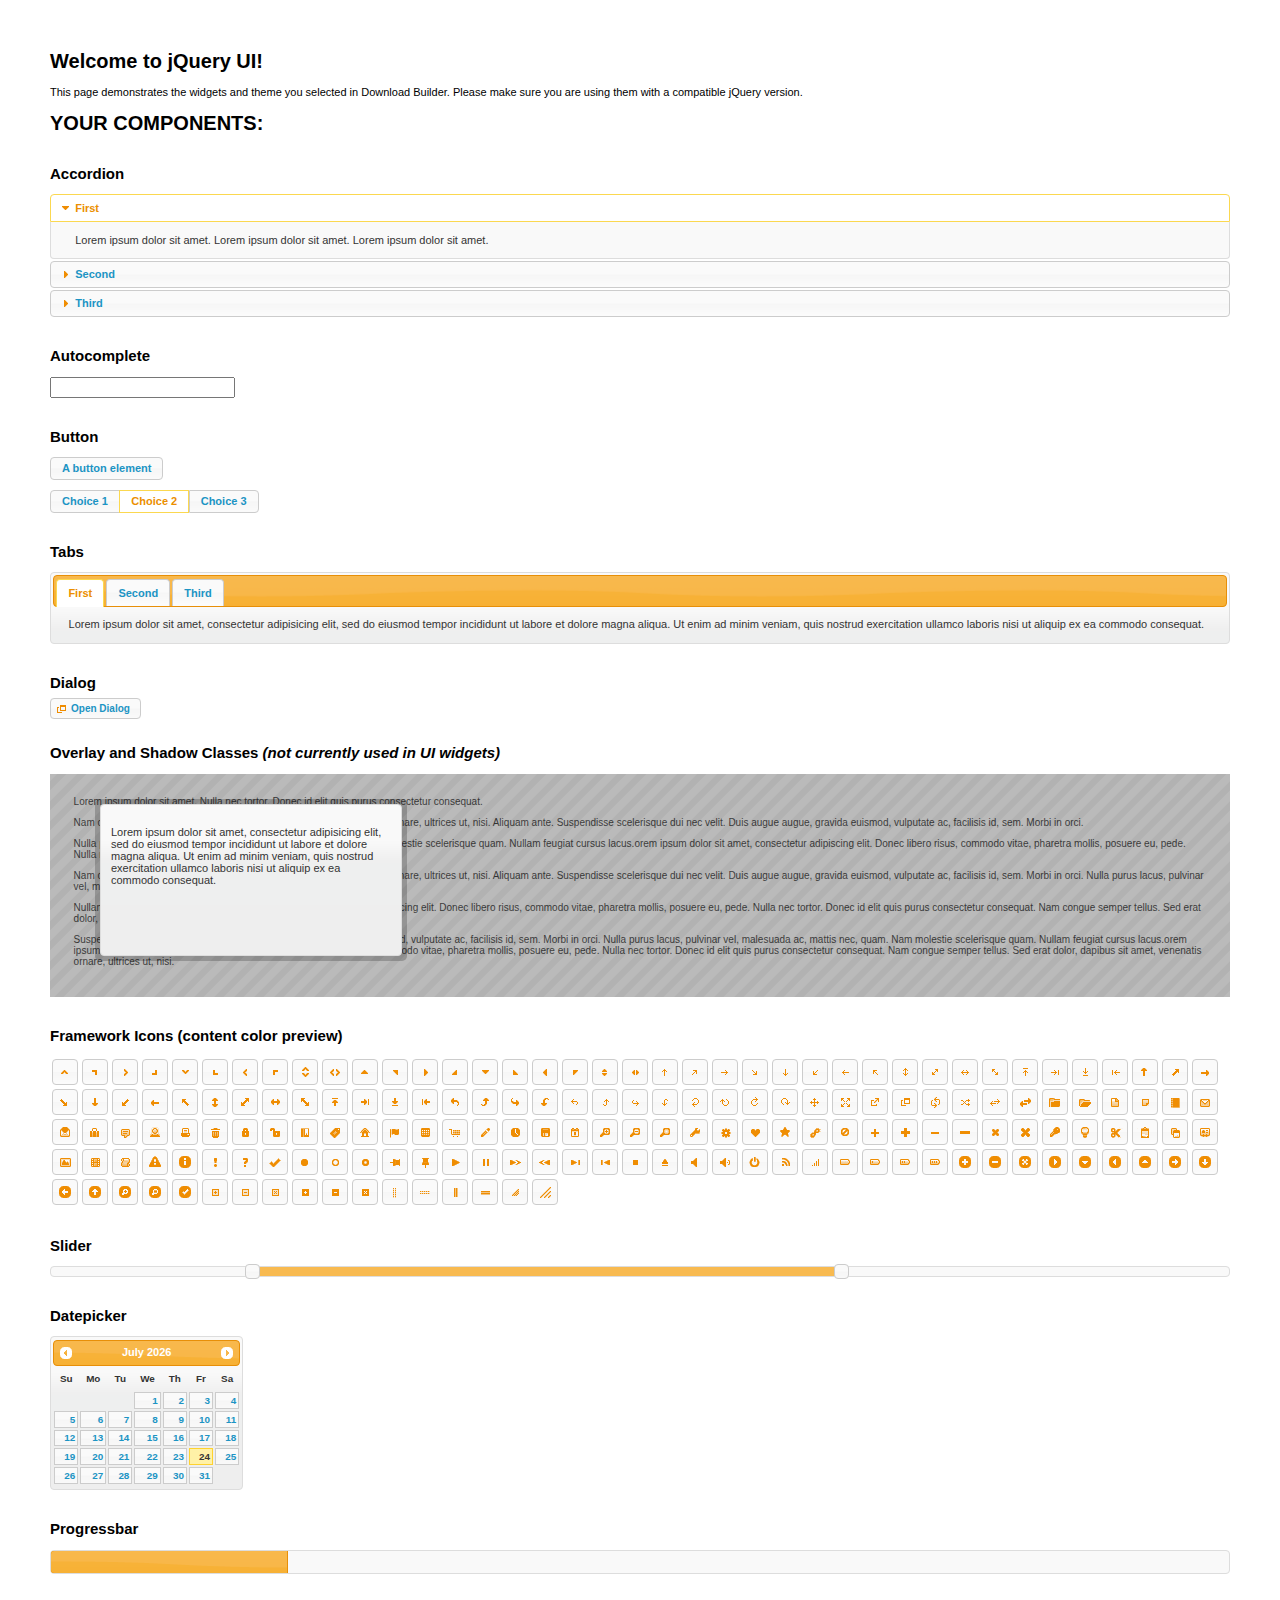
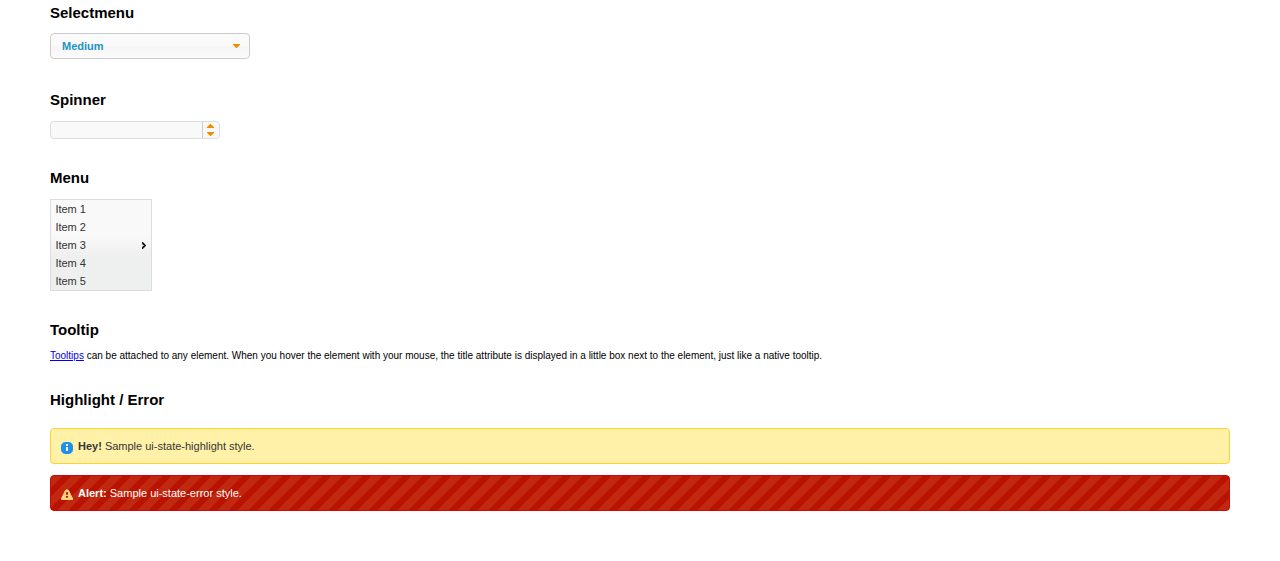
<file: assets/plugins/jquery-ui/index.html>
<!doctype html>
<html lang="us">
<head>
	<meta charset="utf-8">
	<title>jQuery UI Example Page</title>
	<link href="jquery-ui.css" rel="stylesheet">
	<style>
	body{
		font: 62.5% "Trebuchet MS", sans-serif;
		margin: 50px;
	}
	.demoHeaders {
		margin-top: 2em;
	}
	#dialog-link {
		padding: .4em 1em .4em 20px;
		text-decoration: none;
		position: relative;
	}
	#dialog-link span.ui-icon {
		margin: 0 5px 0 0;
		position: absolute;
		left: .2em;
		top: 50%;
		margin-top: -8px;
	}
	#icons {
		margin: 0;
		padding: 0;
	}
	#icons li {
		margin: 2px;
		position: relative;
		padding: 4px 0;
		cursor: pointer;
		float: left;
		list-style: none;
	}
	#icons span.ui-icon {
		float: left;
		margin: 0 4px;
	}
	.fakewindowcontain .ui-widget-overlay {
		position: absolute;
	}
	select {
		width: 200px;
	}
	</style>
</head>
<body>

<h1>Welcome to jQuery UI!</h1>

<div class="ui-widget">
	<p>This page demonstrates the widgets and theme you selected in Download Builder. Please make sure you are using them with a compatible jQuery version.</p>
</div>

<h1>YOUR COMPONENTS:</h1>


<!-- Accordion -->
<h2 class="demoHeaders">Accordion</h2>
<div id="accordion">
	<h3>First</h3>
	<div>Lorem ipsum dolor sit amet. Lorem ipsum dolor sit amet. Lorem ipsum dolor sit amet.</div>
	<h3>Second</h3>
	<div>Phasellus mattis tincidunt nibh.</div>
	<h3>Third</h3>
	<div>Nam dui erat, auctor a, dignissim quis.</div>
</div>



<!-- Autocomplete -->
<h2 class="demoHeaders">Autocomplete</h2>
<div>
	<input id="autocomplete" title="type &quot;a&quot;">
</div>



<!-- Button -->
<h2 class="demoHeaders">Button</h2>
<button id="button">A button element</button>
<form style="margin-top: 1em;">
	<div id="radioset">
		<input type="radio" id="radio1" name="radio"><label for="radio1">Choice 1</label>
		<input type="radio" id="radio2" name="radio" checked="checked"><label for="radio2">Choice 2</label>
		<input type="radio" id="radio3" name="radio"><label for="radio3">Choice 3</label>
	</div>
</form>



<!-- Tabs -->
<h2 class="demoHeaders">Tabs</h2>
<div id="tabs">
	<ul>
		<li><a href="#tabs-1">First</a></li>
		<li><a href="#tabs-2">Second</a></li>
		<li><a href="#tabs-3">Third</a></li>
	</ul>
	<div id="tabs-1">Lorem ipsum dolor sit amet, consectetur adipisicing elit, sed do eiusmod tempor incididunt ut labore et dolore magna aliqua. Ut enim ad minim veniam, quis nostrud exercitation ullamco laboris nisi ut aliquip ex ea commodo consequat.</div>
	<div id="tabs-2">Phasellus mattis tincidunt nibh. Cras orci urna, blandit id, pretium vel, aliquet ornare, felis. Maecenas scelerisque sem non nisl. Fusce sed lorem in enim dictum bibendum.</div>
	<div id="tabs-3">Nam dui erat, auctor a, dignissim quis, sollicitudin eu, felis. Pellentesque nisi urna, interdum eget, sagittis et, consequat vestibulum, lacus. Mauris porttitor ullamcorper augue.</div>
</div>



<!-- Dialog NOTE: Dialog is not generated by UI in this demo so it can be visually styled in themeroller-->
<h2 class="demoHeaders">Dialog</h2>
<p><a href="#" id="dialog-link" class="ui-state-default ui-corner-all"><span class="ui-icon ui-icon-newwin"></span>Open Dialog</a></p>

<h2 class="demoHeaders">Overlay and Shadow Classes <em>(not currently used in UI widgets)</em></h2>
<div style="position: relative; width: 96%; height: 200px; padding:1% 2%; overflow:hidden;" class="fakewindowcontain">
	<p>Lorem ipsum dolor sit amet,  Nulla nec tortor. Donec id elit quis purus consectetur consequat. </p><p>Nam congue semper tellus. Sed erat dolor, dapibus sit amet, venenatis ornare, ultrices ut, nisi. Aliquam ante. Suspendisse scelerisque dui nec velit. Duis augue augue, gravida euismod, vulputate ac, facilisis id, sem. Morbi in orci. </p><p>Nulla purus lacus, pulvinar vel, malesuada ac, mattis nec, quam. Nam molestie scelerisque quam. Nullam feugiat cursus lacus.orem ipsum dolor sit amet, consectetur adipiscing elit. Donec libero risus, commodo vitae, pharetra mollis, posuere eu, pede. Nulla nec tortor. Donec id elit quis purus consectetur consequat. </p><p>Nam congue semper tellus. Sed erat dolor, dapibus sit amet, venenatis ornare, ultrices ut, nisi. Aliquam ante. Suspendisse scelerisque dui nec velit. Duis augue augue, gravida euismod, vulputate ac, facilisis id, sem. Morbi in orci. Nulla purus lacus, pulvinar vel, malesuada ac, mattis nec, quam. Nam molestie scelerisque quam. </p><p>Nullam feugiat cursus lacus.orem ipsum dolor sit amet, consectetur adipiscing elit. Donec libero risus, commodo vitae, pharetra mollis, posuere eu, pede. Nulla nec tortor. Donec id elit quis purus consectetur consequat. Nam congue semper tellus. Sed erat dolor, dapibus sit amet, venenatis ornare, ultrices ut, nisi. Aliquam ante. </p><p>Suspendisse scelerisque dui nec velit. Duis augue augue, gravida euismod, vulputate ac, facilisis id, sem. Morbi in orci. Nulla purus lacus, pulvinar vel, malesuada ac, mattis nec, quam. Nam molestie scelerisque quam. Nullam feugiat cursus lacus.orem ipsum dolor sit amet, consectetur adipiscing elit. Donec libero risus, commodo vitae, pharetra mollis, posuere eu, pede. Nulla nec tortor. Donec id elit quis purus consectetur consequat. Nam congue semper tellus. Sed erat dolor, dapibus sit amet, venenatis ornare, ultrices ut, nisi. </p>

	<!-- ui-dialog -->
	<div class="ui-overlay"><div class="ui-widget-overlay"></div><div class="ui-widget-shadow ui-corner-all" style="width: 302px; height: 152px; position: absolute; left: 50px; top: 30px;"></div></div>
	<div style="position: absolute; width: 280px; height: 130px;left: 50px; top: 30px; padding: 10px;" class="ui-widget ui-widget-content ui-corner-all">
		<div class="ui-dialog-content ui-widget-content" style="background: none; border: 0;">
			<p>Lorem ipsum dolor sit amet, consectetur adipisicing elit, sed do eiusmod tempor incididunt ut labore et dolore magna aliqua. Ut enim ad minim veniam, quis nostrud exercitation ullamco laboris nisi ut aliquip ex ea commodo consequat.</p>
		</div>
	</div>

</div>

<!-- ui-dialog -->
<div id="dialog" title="Dialog Title">
	<p>Lorem ipsum dolor sit amet, consectetur adipisicing elit, sed do eiusmod tempor incididunt ut labore et dolore magna aliqua. Ut enim ad minim veniam, quis nostrud exercitation ullamco laboris nisi ut aliquip ex ea commodo consequat.</p>
</div>



<h2 class="demoHeaders">Framework Icons (content color preview)</h2>
<ul id="icons" class="ui-widget ui-helper-clearfix">
	<li class="ui-state-default ui-corner-all" title=".ui-icon-carat-1-n"><span class="ui-icon ui-icon-carat-1-n"></span></li>
	<li class="ui-state-default ui-corner-all" title=".ui-icon-carat-1-ne"><span class="ui-icon ui-icon-carat-1-ne"></span></li>
	<li class="ui-state-default ui-corner-all" title=".ui-icon-carat-1-e"><span class="ui-icon ui-icon-carat-1-e"></span></li>
	<li class="ui-state-default ui-corner-all" title=".ui-icon-carat-1-se"><span class="ui-icon ui-icon-carat-1-se"></span></li>
	<li class="ui-state-default ui-corner-all" title=".ui-icon-carat-1-s"><span class="ui-icon ui-icon-carat-1-s"></span></li>
	<li class="ui-state-default ui-corner-all" title=".ui-icon-carat-1-sw"><span class="ui-icon ui-icon-carat-1-sw"></span></li>
	<li class="ui-state-default ui-corner-all" title=".ui-icon-carat-1-w"><span class="ui-icon ui-icon-carat-1-w"></span></li>
	<li class="ui-state-default ui-corner-all" title=".ui-icon-carat-1-nw"><span class="ui-icon ui-icon-carat-1-nw"></span></li>
	<li class="ui-state-default ui-corner-all" title=".ui-icon-carat-2-n-s"><span class="ui-icon ui-icon-carat-2-n-s"></span></li>
	<li class="ui-state-default ui-corner-all" title=".ui-icon-carat-2-e-w"><span class="ui-icon ui-icon-carat-2-e-w"></span></li>
	<li class="ui-state-default ui-corner-all" title=".ui-icon-triangle-1-n"><span class="ui-icon ui-icon-triangle-1-n"></span></li>
	<li class="ui-state-default ui-corner-all" title=".ui-icon-triangle-1-ne"><span class="ui-icon ui-icon-triangle-1-ne"></span></li>
	<li class="ui-state-default ui-corner-all" title=".ui-icon-triangle-1-e"><span class="ui-icon ui-icon-triangle-1-e"></span></li>
	<li class="ui-state-default ui-corner-all" title=".ui-icon-triangle-1-se"><span class="ui-icon ui-icon-triangle-1-se"></span></li>
	<li class="ui-state-default ui-corner-all" title=".ui-icon-triangle-1-s"><span class="ui-icon ui-icon-triangle-1-s"></span></li>
	<li class="ui-state-default ui-corner-all" title=".ui-icon-triangle-1-sw"><span class="ui-icon ui-icon-triangle-1-sw"></span></li>
	<li class="ui-state-default ui-corner-all" title=".ui-icon-triangle-1-w"><span class="ui-icon ui-icon-triangle-1-w"></span></li>
	<li class="ui-state-default ui-corner-all" title=".ui-icon-triangle-1-nw"><span class="ui-icon ui-icon-triangle-1-nw"></span></li>
	<li class="ui-state-default ui-corner-all" title=".ui-icon-triangle-2-n-s"><span class="ui-icon ui-icon-triangle-2-n-s"></span></li>
	<li class="ui-state-default ui-corner-all" title=".ui-icon-triangle-2-e-w"><span class="ui-icon ui-icon-triangle-2-e-w"></span></li>
	<li class="ui-state-default ui-corner-all" title=".ui-icon-arrow-1-n"><span class="ui-icon ui-icon-arrow-1-n"></span></li>
	<li class="ui-state-default ui-corner-all" title=".ui-icon-arrow-1-ne"><span class="ui-icon ui-icon-arrow-1-ne"></span></li>
	<li class="ui-state-default ui-corner-all" title=".ui-icon-arrow-1-e"><span class="ui-icon ui-icon-arrow-1-e"></span></li>
	<li class="ui-state-default ui-corner-all" title=".ui-icon-arrow-1-se"><span class="ui-icon ui-icon-arrow-1-se"></span></li>
	<li class="ui-state-default ui-corner-all" title=".ui-icon-arrow-1-s"><span class="ui-icon ui-icon-arrow-1-s"></span></li>
	<li class="ui-state-default ui-corner-all" title=".ui-icon-arrow-1-sw"><span class="ui-icon ui-icon-arrow-1-sw"></span></li>
	<li class="ui-state-default ui-corner-all" title=".ui-icon-arrow-1-w"><span class="ui-icon ui-icon-arrow-1-w"></span></li>
	<li class="ui-state-default ui-corner-all" title=".ui-icon-arrow-1-nw"><span class="ui-icon ui-icon-arrow-1-nw"></span></li>
	<li class="ui-state-default ui-corner-all" title=".ui-icon-arrow-2-n-s"><span class="ui-icon ui-icon-arrow-2-n-s"></span></li>
	<li class="ui-state-default ui-corner-all" title=".ui-icon-arrow-2-ne-sw"><span class="ui-icon ui-icon-arrow-2-ne-sw"></span></li>
	<li class="ui-state-default ui-corner-all" title=".ui-icon-arrow-2-e-w"><span class="ui-icon ui-icon-arrow-2-e-w"></span></li>
	<li class="ui-state-default ui-corner-all" title=".ui-icon-arrow-2-se-nw"><span class="ui-icon ui-icon-arrow-2-se-nw"></span></li>
	<li class="ui-state-default ui-corner-all" title=".ui-icon-arrowstop-1-n"><span class="ui-icon ui-icon-arrowstop-1-n"></span></li>
	<li class="ui-state-default ui-corner-all" title=".ui-icon-arrowstop-1-e"><span class="ui-icon ui-icon-arrowstop-1-e"></span></li>
	<li class="ui-state-default ui-corner-all" title=".ui-icon-arrowstop-1-s"><span class="ui-icon ui-icon-arrowstop-1-s"></span></li>
	<li class="ui-state-default ui-corner-all" title=".ui-icon-arrowstop-1-w"><span class="ui-icon ui-icon-arrowstop-1-w"></span></li>
	<li class="ui-state-default ui-corner-all" title=".ui-icon-arrowthick-1-n"><span class="ui-icon ui-icon-arrowthick-1-n"></span></li>
	<li class="ui-state-default ui-corner-all" title=".ui-icon-arrowthick-1-ne"><span class="ui-icon ui-icon-arrowthick-1-ne"></span></li>
	<li class="ui-state-default ui-corner-all" title=".ui-icon-arrowthick-1-e"><span class="ui-icon ui-icon-arrowthick-1-e"></span></li>
	<li class="ui-state-default ui-corner-all" title=".ui-icon-arrowthick-1-se"><span class="ui-icon ui-icon-arrowthick-1-se"></span></li>
	<li class="ui-state-default ui-corner-all" title=".ui-icon-arrowthick-1-s"><span class="ui-icon ui-icon-arrowthick-1-s"></span></li>
	<li class="ui-state-default ui-corner-all" title=".ui-icon-arrowthick-1-sw"><span class="ui-icon ui-icon-arrowthick-1-sw"></span></li>
	<li class="ui-state-default ui-corner-all" title=".ui-icon-arrowthick-1-w"><span class="ui-icon ui-icon-arrowthick-1-w"></span></li>
	<li class="ui-state-default ui-corner-all" title=".ui-icon-arrowthick-1-nw"><span class="ui-icon ui-icon-arrowthick-1-nw"></span></li>
	<li class="ui-state-default ui-corner-all" title=".ui-icon-arrowthick-2-n-s"><span class="ui-icon ui-icon-arrowthick-2-n-s"></span></li>
	<li class="ui-state-default ui-corner-all" title=".ui-icon-arrowthick-2-ne-sw"><span class="ui-icon ui-icon-arrowthick-2-ne-sw"></span></li>
	<li class="ui-state-default ui-corner-all" title=".ui-icon-arrowthick-2-e-w"><span class="ui-icon ui-icon-arrowthick-2-e-w"></span></li>
	<li class="ui-state-default ui-corner-all" title=".ui-icon-arrowthick-2-se-nw"><span class="ui-icon ui-icon-arrowthick-2-se-nw"></span></li>
	<li class="ui-state-default ui-corner-all" title=".ui-icon-arrowthickstop-1-n"><span class="ui-icon ui-icon-arrowthickstop-1-n"></span></li>
	<li class="ui-state-default ui-corner-all" title=".ui-icon-arrowthickstop-1-e"><span class="ui-icon ui-icon-arrowthickstop-1-e"></span></li>
	<li class="ui-state-default ui-corner-all" title=".ui-icon-arrowthickstop-1-s"><span class="ui-icon ui-icon-arrowthickstop-1-s"></span></li>
	<li class="ui-state-default ui-corner-all" title=".ui-icon-arrowthickstop-1-w"><span class="ui-icon ui-icon-arrowthickstop-1-w"></span></li>
	<li class="ui-state-default ui-corner-all" title=".ui-icon-arrowreturnthick-1-w"><span class="ui-icon ui-icon-arrowreturnthick-1-w"></span></li>
	<li class="ui-state-default ui-corner-all" title=".ui-icon-arrowreturnthick-1-n"><span class="ui-icon ui-icon-arrowreturnthick-1-n"></span></li>
	<li class="ui-state-default ui-corner-all" title=".ui-icon-arrowreturnthick-1-e"><span class="ui-icon ui-icon-arrowreturnthick-1-e"></span></li>
	<li class="ui-state-default ui-corner-all" title=".ui-icon-arrowreturnthick-1-s"><span class="ui-icon ui-icon-arrowreturnthick-1-s"></span></li>
	<li class="ui-state-default ui-corner-all" title=".ui-icon-arrowreturn-1-w"><span class="ui-icon ui-icon-arrowreturn-1-w"></span></li>
	<li class="ui-state-default ui-corner-all" title=".ui-icon-arrowreturn-1-n"><span class="ui-icon ui-icon-arrowreturn-1-n"></span></li>
	<li class="ui-state-default ui-corner-all" title=".ui-icon-arrowreturn-1-e"><span class="ui-icon ui-icon-arrowreturn-1-e"></span></li>
	<li class="ui-state-default ui-corner-all" title=".ui-icon-arrowreturn-1-s"><span class="ui-icon ui-icon-arrowreturn-1-s"></span></li>
	<li class="ui-state-default ui-corner-all" title=".ui-icon-arrowrefresh-1-w"><span class="ui-icon ui-icon-arrowrefresh-1-w"></span></li>
	<li class="ui-state-default ui-corner-all" title=".ui-icon-arrowrefresh-1-n"><span class="ui-icon ui-icon-arrowrefresh-1-n"></span></li>
	<li class="ui-state-default ui-corner-all" title=".ui-icon-arrowrefresh-1-e"><span class="ui-icon ui-icon-arrowrefresh-1-e"></span></li>
	<li class="ui-state-default ui-corner-all" title=".ui-icon-arrowrefresh-1-s"><span class="ui-icon ui-icon-arrowrefresh-1-s"></span></li>
	<li class="ui-state-default ui-corner-all" title=".ui-icon-arrow-4"><span class="ui-icon ui-icon-arrow-4"></span></li>
	<li class="ui-state-default ui-corner-all" title=".ui-icon-arrow-4-diag"><span class="ui-icon ui-icon-arrow-4-diag"></span></li>
	<li class="ui-state-default ui-corner-all" title=".ui-icon-extlink"><span class="ui-icon ui-icon-extlink"></span></li>
	<li class="ui-state-default ui-corner-all" title=".ui-icon-newwin"><span class="ui-icon ui-icon-newwin"></span></li>
	<li class="ui-state-default ui-corner-all" title=".ui-icon-refresh"><span class="ui-icon ui-icon-refresh"></span></li>
	<li class="ui-state-default ui-corner-all" title=".ui-icon-shuffle"><span class="ui-icon ui-icon-shuffle"></span></li>
	<li class="ui-state-default ui-corner-all" title=".ui-icon-transfer-e-w"><span class="ui-icon ui-icon-transfer-e-w"></span></li>
	<li class="ui-state-default ui-corner-all" title=".ui-icon-transferthick-e-w"><span class="ui-icon ui-icon-transferthick-e-w"></span></li>
	<li class="ui-state-default ui-corner-all" title=".ui-icon-folder-collapsed"><span class="ui-icon ui-icon-folder-collapsed"></span></li>
	<li class="ui-state-default ui-corner-all" title=".ui-icon-folder-open"><span class="ui-icon ui-icon-folder-open"></span></li>
	<li class="ui-state-default ui-corner-all" title=".ui-icon-document"><span class="ui-icon ui-icon-document"></span></li>
	<li class="ui-state-default ui-corner-all" title=".ui-icon-document-b"><span class="ui-icon ui-icon-document-b"></span></li>
	<li class="ui-state-default ui-corner-all" title=".ui-icon-note"><span class="ui-icon ui-icon-note"></span></li>
	<li class="ui-state-default ui-corner-all" title=".ui-icon-mail-closed"><span class="ui-icon ui-icon-mail-closed"></span></li>
	<li class="ui-state-default ui-corner-all" title=".ui-icon-mail-open"><span class="ui-icon ui-icon-mail-open"></span></li>
	<li class="ui-state-default ui-corner-all" title=".ui-icon-suitcase"><span class="ui-icon ui-icon-suitcase"></span></li>
	<li class="ui-state-default ui-corner-all" title=".ui-icon-comment"><span class="ui-icon ui-icon-comment"></span></li>
	<li class="ui-state-default ui-corner-all" title=".ui-icon-person"><span class="ui-icon ui-icon-person"></span></li>
	<li class="ui-state-default ui-corner-all" title=".ui-icon-print"><span class="ui-icon ui-icon-print"></span></li>
	<li class="ui-state-default ui-corner-all" title=".ui-icon-trash"><span class="ui-icon ui-icon-trash"></span></li>
	<li class="ui-state-default ui-corner-all" title=".ui-icon-locked"><span class="ui-icon ui-icon-locked"></span></li>
	<li class="ui-state-default ui-corner-all" title=".ui-icon-unlocked"><span class="ui-icon ui-icon-unlocked"></span></li>
	<li class="ui-state-default ui-corner-all" title=".ui-icon-bookmark"><span class="ui-icon ui-icon-bookmark"></span></li>
	<li class="ui-state-default ui-corner-all" title=".ui-icon-tag"><span class="ui-icon ui-icon-tag"></span></li>
	<li class="ui-state-default ui-corner-all" title=".ui-icon-home"><span class="ui-icon ui-icon-home"></span></li>
	<li class="ui-state-default ui-corner-all" title=".ui-icon-flag"><span class="ui-icon ui-icon-flag"></span></li>
	<li class="ui-state-default ui-corner-all" title=".ui-icon-calculator"><span class="ui-icon ui-icon-calculator"></span></li>
	<li class="ui-state-default ui-corner-all" title=".ui-icon-cart"><span class="ui-icon ui-icon-cart"></span></li>
	<li class="ui-state-default ui-corner-all" title=".ui-icon-pencil"><span class="ui-icon ui-icon-pencil"></span></li>
	<li class="ui-state-default ui-corner-all" title=".ui-icon-clock"><span class="ui-icon ui-icon-clock"></span></li>
	<li class="ui-state-default ui-corner-all" title=".ui-icon-disk"><span class="ui-icon ui-icon-disk"></span></li>
	<li class="ui-state-default ui-corner-all" title=".ui-icon-calendar"><span class="ui-icon ui-icon-calendar"></span></li>
	<li class="ui-state-default ui-corner-all" title=".ui-icon-zoomin"><span class="ui-icon ui-icon-zoomin"></span></li>
	<li class="ui-state-default ui-corner-all" title=".ui-icon-zoomout"><span class="ui-icon ui-icon-zoomout"></span></li>
	<li class="ui-state-default ui-corner-all" title=".ui-icon-search"><span class="ui-icon ui-icon-search"></span></li>
	<li class="ui-state-default ui-corner-all" title=".ui-icon-wrench"><span class="ui-icon ui-icon-wrench"></span></li>
	<li class="ui-state-default ui-corner-all" title=".ui-icon-gear"><span class="ui-icon ui-icon-gear"></span></li>
	<li class="ui-state-default ui-corner-all" title=".ui-icon-heart"><span class="ui-icon ui-icon-heart"></span></li>
	<li class="ui-state-default ui-corner-all" title=".ui-icon-star"><span class="ui-icon ui-icon-star"></span></li>
	<li class="ui-state-default ui-corner-all" title=".ui-icon-link"><span class="ui-icon ui-icon-link"></span></li>
	<li class="ui-state-default ui-corner-all" title=".ui-icon-cancel"><span class="ui-icon ui-icon-cancel"></span></li>
	<li class="ui-state-default ui-corner-all" title=".ui-icon-plus"><span class="ui-icon ui-icon-plus"></span></li>
	<li class="ui-state-default ui-corner-all" title=".ui-icon-plusthick"><span class="ui-icon ui-icon-plusthick"></span></li>
	<li class="ui-state-default ui-corner-all" title=".ui-icon-minus"><span class="ui-icon ui-icon-minus"></span></li>
	<li class="ui-state-default ui-corner-all" title=".ui-icon-minusthick"><span class="ui-icon ui-icon-minusthick"></span></li>
	<li class="ui-state-default ui-corner-all" title=".ui-icon-close"><span class="ui-icon ui-icon-close"></span></li>
	<li class="ui-state-default ui-corner-all" title=".ui-icon-closethick"><span class="ui-icon ui-icon-closethick"></span></li>
	<li class="ui-state-default ui-corner-all" title=".ui-icon-key"><span class="ui-icon ui-icon-key"></span></li>
	<li class="ui-state-default ui-corner-all" title=".ui-icon-lightbulb"><span class="ui-icon ui-icon-lightbulb"></span></li>
	<li class="ui-state-default ui-corner-all" title=".ui-icon-scissors"><span class="ui-icon ui-icon-scissors"></span></li>
	<li class="ui-state-default ui-corner-all" title=".ui-icon-clipboard"><span class="ui-icon ui-icon-clipboard"></span></li>
	<li class="ui-state-default ui-corner-all" title=".ui-icon-copy"><span class="ui-icon ui-icon-copy"></span></li>
	<li class="ui-state-default ui-corner-all" title=".ui-icon-contact"><span class="ui-icon ui-icon-contact"></span></li>
	<li class="ui-state-default ui-corner-all" title=".ui-icon-image"><span class="ui-icon ui-icon-image"></span></li>
	<li class="ui-state-default ui-corner-all" title=".ui-icon-video"><span class="ui-icon ui-icon-video"></span></li>
	<li class="ui-state-default ui-corner-all" title=".ui-icon-script"><span class="ui-icon ui-icon-script"></span></li>
	<li class="ui-state-default ui-corner-all" title=".ui-icon-alert"><span class="ui-icon ui-icon-alert"></span></li>
	<li class="ui-state-default ui-corner-all" title=".ui-icon-info"><span class="ui-icon ui-icon-info"></span></li>
	<li class="ui-state-default ui-corner-all" title=".ui-icon-notice"><span class="ui-icon ui-icon-notice"></span></li>
	<li class="ui-state-default ui-corner-all" title=".ui-icon-help"><span class="ui-icon ui-icon-help"></span></li>
	<li class="ui-state-default ui-corner-all" title=".ui-icon-check"><span class="ui-icon ui-icon-check"></span></li>
	<li class="ui-state-default ui-corner-all" title=".ui-icon-bullet"><span class="ui-icon ui-icon-bullet"></span></li>
	<li class="ui-state-default ui-corner-all" title=".ui-icon-radio-off"><span class="ui-icon ui-icon-radio-off"></span></li>
	<li class="ui-state-default ui-corner-all" title=".ui-icon-radio-on"><span class="ui-icon ui-icon-radio-on"></span></li>
	<li class="ui-state-default ui-corner-all" title=".ui-icon-pin-w"><span class="ui-icon ui-icon-pin-w"></span></li>
	<li class="ui-state-default ui-corner-all" title=".ui-icon-pin-s"><span class="ui-icon ui-icon-pin-s"></span></li>
	<li class="ui-state-default ui-corner-all" title=".ui-icon-play"><span class="ui-icon ui-icon-play"></span></li>
	<li class="ui-state-default ui-corner-all" title=".ui-icon-pause"><span class="ui-icon ui-icon-pause"></span></li>
	<li class="ui-state-default ui-corner-all" title=".ui-icon-seek-next"><span class="ui-icon ui-icon-seek-next"></span></li>
	<li class="ui-state-default ui-corner-all" title=".ui-icon-seek-prev"><span class="ui-icon ui-icon-seek-prev"></span></li>
	<li class="ui-state-default ui-corner-all" title=".ui-icon-seek-end"><span class="ui-icon ui-icon-seek-end"></span></li>
	<li class="ui-state-default ui-corner-all" title=".ui-icon-seek-first"><span class="ui-icon ui-icon-seek-first"></span></li>
	<li class="ui-state-default ui-corner-all" title=".ui-icon-stop"><span class="ui-icon ui-icon-stop"></span></li>
	<li class="ui-state-default ui-corner-all" title=".ui-icon-eject"><span class="ui-icon ui-icon-eject"></span></li>
	<li class="ui-state-default ui-corner-all" title=".ui-icon-volume-off"><span class="ui-icon ui-icon-volume-off"></span></li>
	<li class="ui-state-default ui-corner-all" title=".ui-icon-volume-on"><span class="ui-icon ui-icon-volume-on"></span></li>
	<li class="ui-state-default ui-corner-all" title=".ui-icon-power"><span class="ui-icon ui-icon-power"></span></li>
	<li class="ui-state-default ui-corner-all" title=".ui-icon-signal-diag"><span class="ui-icon ui-icon-signal-diag"></span></li>
	<li class="ui-state-default ui-corner-all" title=".ui-icon-signal"><span class="ui-icon ui-icon-signal"></span></li>
	<li class="ui-state-default ui-corner-all" title=".ui-icon-battery-0"><span class="ui-icon ui-icon-battery-0"></span></li>
	<li class="ui-state-default ui-corner-all" title=".ui-icon-battery-1"><span class="ui-icon ui-icon-battery-1"></span></li>
	<li class="ui-state-default ui-corner-all" title=".ui-icon-battery-2"><span class="ui-icon ui-icon-battery-2"></span></li>
	<li class="ui-state-default ui-corner-all" title=".ui-icon-battery-3"><span class="ui-icon ui-icon-battery-3"></span></li>
	<li class="ui-state-default ui-corner-all" title=".ui-icon-circle-plus"><span class="ui-icon ui-icon-circle-plus"></span></li>
	<li class="ui-state-default ui-corner-all" title=".ui-icon-circle-minus"><span class="ui-icon ui-icon-circle-minus"></span></li>
	<li class="ui-state-default ui-corner-all" title=".ui-icon-circle-close"><span class="ui-icon ui-icon-circle-close"></span></li>
	<li class="ui-state-default ui-corner-all" title=".ui-icon-circle-triangle-e"><span class="ui-icon ui-icon-circle-triangle-e"></span></li>
	<li class="ui-state-default ui-corner-all" title=".ui-icon-circle-triangle-s"><span class="ui-icon ui-icon-circle-triangle-s"></span></li>
	<li class="ui-state-default ui-corner-all" title=".ui-icon-circle-triangle-w"><span class="ui-icon ui-icon-circle-triangle-w"></span></li>
	<li class="ui-state-default ui-corner-all" title=".ui-icon-circle-triangle-n"><span class="ui-icon ui-icon-circle-triangle-n"></span></li>
	<li class="ui-state-default ui-corner-all" title=".ui-icon-circle-arrow-e"><span class="ui-icon ui-icon-circle-arrow-e"></span></li>
	<li class="ui-state-default ui-corner-all" title=".ui-icon-circle-arrow-s"><span class="ui-icon ui-icon-circle-arrow-s"></span></li>
	<li class="ui-state-default ui-corner-all" title=".ui-icon-circle-arrow-w"><span class="ui-icon ui-icon-circle-arrow-w"></span></li>
	<li class="ui-state-default ui-corner-all" title=".ui-icon-circle-arrow-n"><span class="ui-icon ui-icon-circle-arrow-n"></span></li>
	<li class="ui-state-default ui-corner-all" title=".ui-icon-circle-zoomin"><span class="ui-icon ui-icon-circle-zoomin"></span></li>
	<li class="ui-state-default ui-corner-all" title=".ui-icon-circle-zoomout"><span class="ui-icon ui-icon-circle-zoomout"></span></li>
	<li class="ui-state-default ui-corner-all" title=".ui-icon-circle-check"><span class="ui-icon ui-icon-circle-check"></span></li>
	<li class="ui-state-default ui-corner-all" title=".ui-icon-circlesmall-plus"><span class="ui-icon ui-icon-circlesmall-plus"></span></li>
	<li class="ui-state-default ui-corner-all" title=".ui-icon-circlesmall-minus"><span class="ui-icon ui-icon-circlesmall-minus"></span></li>
	<li class="ui-state-default ui-corner-all" title=".ui-icon-circlesmall-close"><span class="ui-icon ui-icon-circlesmall-close"></span></li>
	<li class="ui-state-default ui-corner-all" title=".ui-icon-squaresmall-plus"><span class="ui-icon ui-icon-squaresmall-plus"></span></li>
	<li class="ui-state-default ui-corner-all" title=".ui-icon-squaresmall-minus"><span class="ui-icon ui-icon-squaresmall-minus"></span></li>
	<li class="ui-state-default ui-corner-all" title=".ui-icon-squaresmall-close"><span class="ui-icon ui-icon-squaresmall-close"></span></li>
	<li class="ui-state-default ui-corner-all" title=".ui-icon-grip-dotted-vertical"><span class="ui-icon ui-icon-grip-dotted-vertical"></span></li>
	<li class="ui-state-default ui-corner-all" title=".ui-icon-grip-dotted-horizontal"><span class="ui-icon ui-icon-grip-dotted-horizontal"></span></li>
	<li class="ui-state-default ui-corner-all" title=".ui-icon-grip-solid-vertical"><span class="ui-icon ui-icon-grip-solid-vertical"></span></li>
	<li class="ui-state-default ui-corner-all" title=".ui-icon-grip-solid-horizontal"><span class="ui-icon ui-icon-grip-solid-horizontal"></span></li>
	<li class="ui-state-default ui-corner-all" title=".ui-icon-gripsmall-diagonal-se"><span class="ui-icon ui-icon-gripsmall-diagonal-se"></span></li>
	<li class="ui-state-default ui-corner-all" title=".ui-icon-grip-diagonal-se"><span class="ui-icon ui-icon-grip-diagonal-se"></span></li>
</ul>


<!-- Slider -->
<h2 class="demoHeaders">Slider</h2>
<div id="slider"></div>



<!-- Datepicker -->
<h2 class="demoHeaders">Datepicker</h2>
<div id="datepicker"></div>



<!-- Progressbar -->
<h2 class="demoHeaders">Progressbar</h2>
<div id="progressbar"></div>



<!-- Progressbar -->
<h2 class="demoHeaders">Selectmenu</h2>
<select id="selectmenu">
	<option>Slower</option>
	<option>Slow</option>
	<option selected="selected">Medium</option>
	<option>Fast</option>
	<option>Faster</option>
</select>



<!-- Spinner -->
<h2 class="demoHeaders">Spinner</h2>
<input id="spinner">



<!-- Menu -->
<h2 class="demoHeaders">Menu</h2>
<ul style="width:100px;" id="menu">
	<li>Item 1</li>
	<li>Item 2</li>
	<li>Item 3
		<ul>
			<li>Item 3-1</li>
			<li>Item 3-2</li>
			<li>Item 3-3</li>
			<li>Item 3-4</li>
			<li>Item 3-5</li>
		</ul>
	</li>
	<li>Item 4</li>
	<li>Item 5</li>
</ul>



<!-- Tooltip -->
<h2 class="demoHeaders">Tooltip</h2>
<p id="tooltip">
	<a href="#" title="That&apos;s what this widget is">Tooltips</a> can be attached to any element. When you hover
the element with your mouse, the title attribute is displayed in a little box next to the element, just like a native tooltip.
</p>


<!-- Highlight / Error -->
<h2 class="demoHeaders">Highlight / Error</h2>
<div class="ui-widget">
	<div class="ui-state-highlight ui-corner-all" style="margin-top: 20px; padding: 0 .7em;">
		<p><span class="ui-icon ui-icon-info" style="float: left; margin-right: .3em;"></span>
		<strong>Hey!</strong> Sample ui-state-highlight style.</p>
	</div>
</div>
<br>
<div class="ui-widget">
	<div class="ui-state-error ui-corner-all" style="padding: 0 .7em;">
		<p><span class="ui-icon ui-icon-alert" style="float: left; margin-right: .3em;"></span>
		<strong>Alert:</strong> Sample ui-state-error style.</p>
	</div>
</div>

<script src="external/jquery/jquery.js"></script>
<script src="jquery-ui.js"></script>
<script>

$( "#accordion" ).accordion();



var availableTags = [
	"ActionScript",
	"AppleScript",
	"Asp",
	"BASIC",
	"C",
	"C++",
	"Clojure",
	"COBOL",
	"ColdFusion",
	"Erlang",
	"Fortran",
	"Groovy",
	"Haskell",
	"Java",
	"JavaScript",
	"Lisp",
	"Perl",
	"PHP",
	"Python",
	"Ruby",
	"Scala",
	"Scheme"
];
$( "#autocomplete" ).autocomplete({
	source: availableTags
});



$( "#button" ).button();
$( "#radioset" ).buttonset();



$( "#tabs" ).tabs();



$( "#dialog" ).dialog({
	autoOpen: false,
	width: 400,
	buttons: [
		{
			text: "Ok",
			click: function() {
				$( this ).dialog( "close" );
			}
		},
		{
			text: "Cancel",
			click: function() {
				$( this ).dialog( "close" );
			}
		}
	]
});

// Link to open the dialog
$( "#dialog-link" ).click(function( event ) {
	$( "#dialog" ).dialog( "open" );
	event.preventDefault();
});



$( "#datepicker" ).datepicker({
	inline: true
});



$( "#slider" ).slider({
	range: true,
	values: [ 17, 67 ]
});



$( "#progressbar" ).progressbar({
	value: 20
});



$( "#spinner" ).spinner();



$( "#menu" ).menu();



$( "#tooltip" ).tooltip();



$( "#selectmenu" ).selectmenu();


// Hover states on the static widgets
$( "#dialog-link, #icons li" ).hover(
	function() {
		$( this ).addClass( "ui-state-hover" );
	},
	function() {
		$( this ).removeClass( "ui-state-hover" );
	}
);
</script>
</body>
</html>
</file>
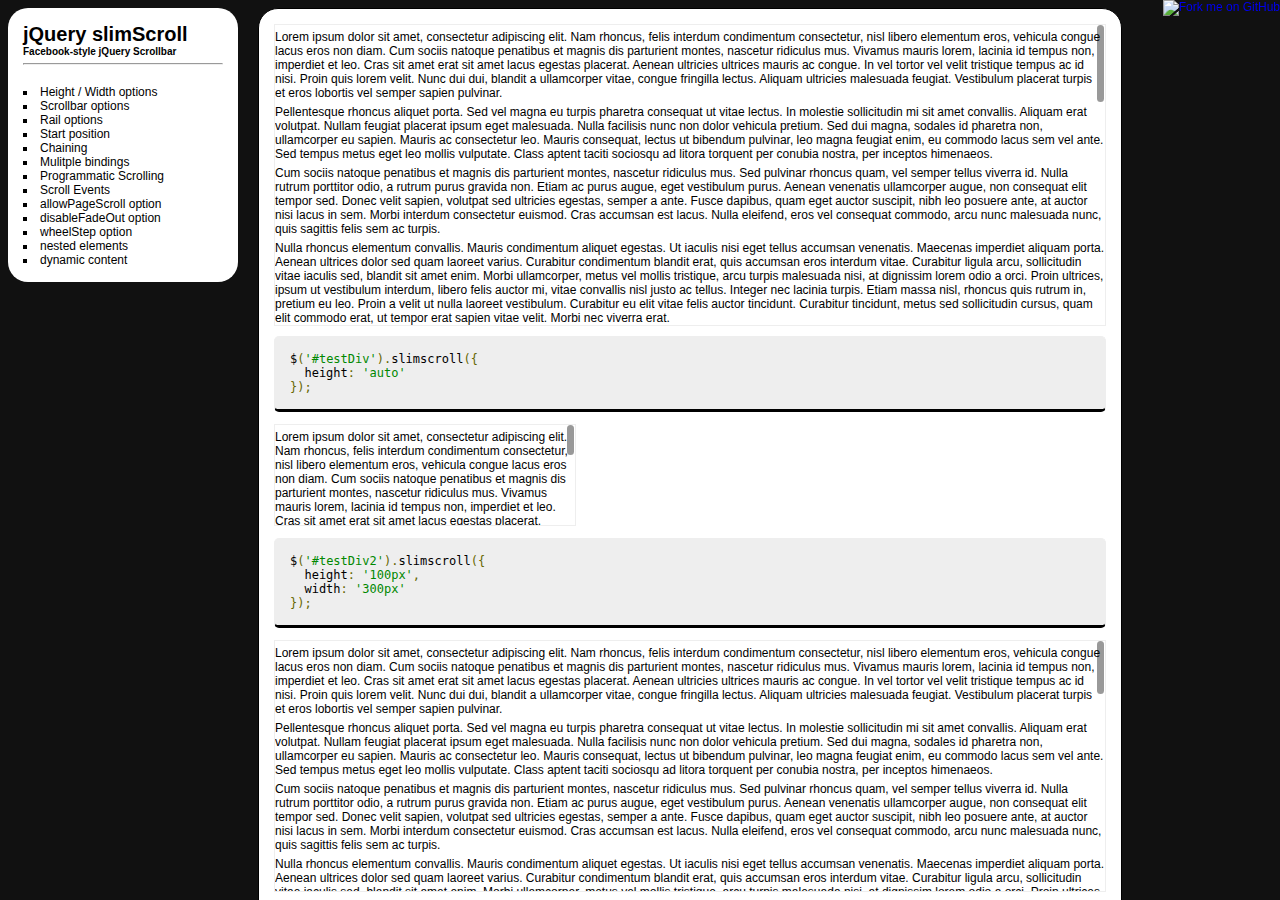
<file: assets/plugins/jquery-slimscroll/examples/index.html>
<!DOCTYPE html PUBLIC "-//W3C//DTD XHTML 1.0 Frameset//EN" "http://www.w3.org/TR/xhtml1/DTD/xhtml1-frameset.dtd">
<html>
    <head>
    </head>
    <frameset framespacing="0" cols="250,*" frameborder="0" noresize>
        <frame name="nav" src="navigation.html" target="top">
        <frame name="main" src="height-width.html" target="main">
    </frameset>
</html>
</file>
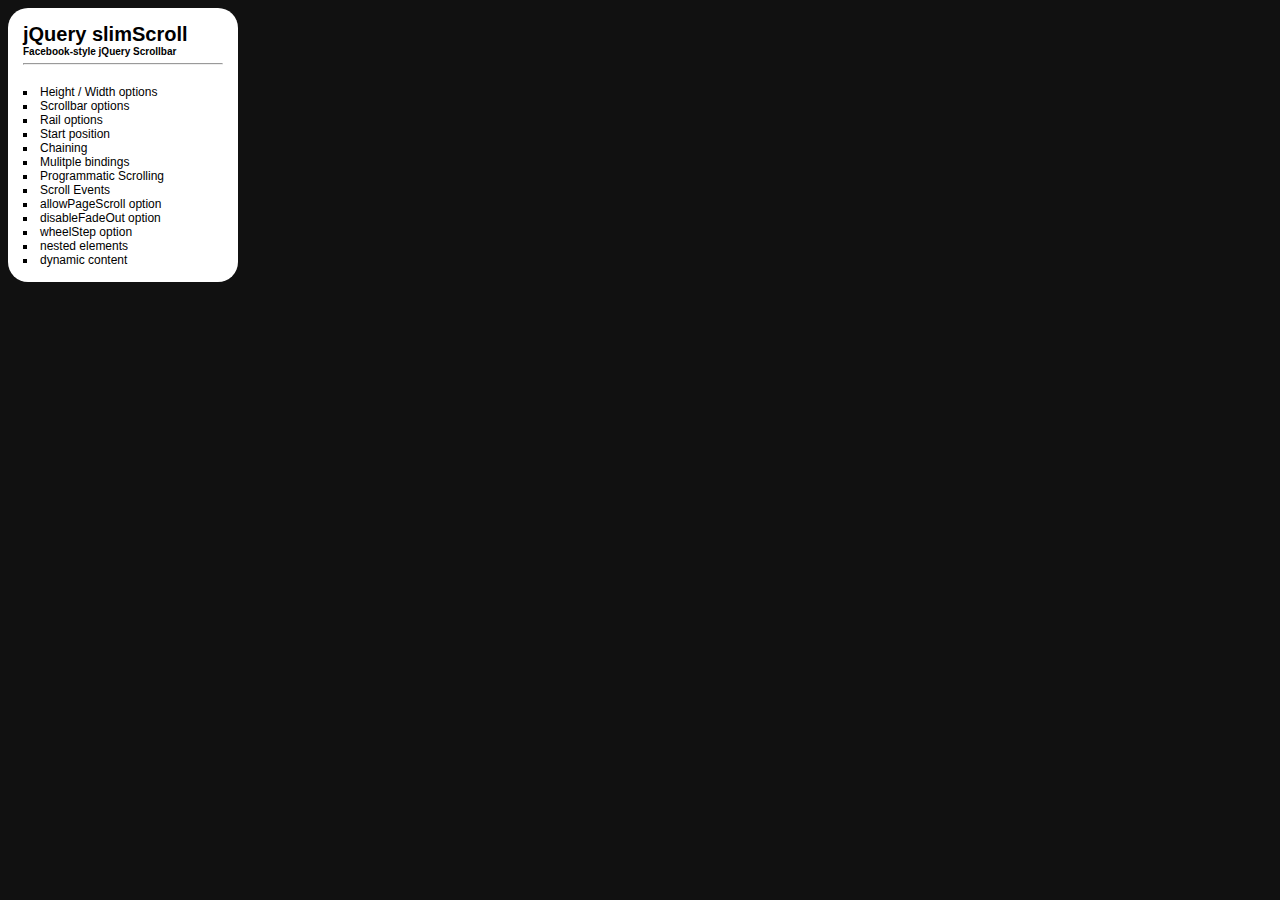
<file: assets/plugins/jquery-slimscroll/examples/navigation.html>
<!DOCTYPE HTML PUBLIC "-//W3C//DTD HTML 4.01 Transitional//EN">
<html>
<head>
<title>jquery.slimscroll - navigation</title>
<meta http-equiv="Content-Type" content="text/html; charset=UTF-8" />
<link href="style.css" type="text/css" rel="stylesheet" />
</head>
<body>
<div id="nav">
  <h1>jQuery slimScroll</h1>
  <h2>Facebook-style jQuery Scrollbar</h1>
  <hr />
  <ul>
    <li><a target="main" href="height-width.html">Height / Width options</a></li>
    <li><a target="main" href="scrollbar.html">Scrollbar options</a></li>
    <li><a target="main" href="rail.html">Rail options</a></li>
    <li><a target="main" href="start-position.html">Start position</a></li>
    <li><a target="main" href="chaining.html">Chaining</a></li>
    <li><a target="main" href="multiple-elements.html">Mulitple bindings</a></li>
    <li><a target="main" href="programmatic-scrolling.html">Programmatic Scrolling</a></li>
    <li><a target="main" href="scroll-events.html">Scroll Events</a></li>
    <li><a target="main" href="allow-page-scroll.html">allowPageScroll option</a></li>
    <li><a target="main" href="disable-fade-out.html">disableFadeOut option</a></li>
    <li><a target="main" href="mouse-wheel.html">wheelStep option</a></li>
    <li><a target="main" href="nested.html">nested elements</a></li>
    <li><a target="main" href="dynamic-content.html">dynamic content</a></li>
  </ul>
</div>
</body>
</html>
</file>
<file: res/plugins/pace-master/themes/blue/pace-theme-flash.css>
/* This is a compiled file, you should be editing the file in the templates directory */
.pace {
  -webkit-pointer-events: none;
  pointer-events: none;
  -webkit-user-select: none;
  -moz-user-select: none;
  user-select: none;
}

.pace-inactive {
  display: none;
}

.pace .pace-progress {
  background: #2299dd;
  position: fixed;
  z-index: 2000;
  top: 0;
  right: 100%;
  width: 100%;
  height: 2px;
}

.pace .pace-progress-inner {
  display: block;
  position: absolute;
  right: 0px;
  width: 100px;
  height: 100%;
  box-shadow: 0 0 10px #2299dd, 0 0 5px #2299dd;
  opacity: 1.0;
  -webkit-transform: rotate(3deg) translate(0px, -4px);
  -moz-transform: rotate(3deg) translate(0px, -4px);
  -ms-transform: rotate(3deg) translate(0px, -4px);
  -o-transform: rotate(3deg) translate(0px, -4px);
  transform: rotate(3deg) translate(0px, -4px);
}

.pace .pace-activity {
  display: block;
  position: fixed;
  z-index: 2000;
  top: 15px;
  right: 15px;
  width: 14px;
  height: 14px;
  border: solid 2px transparent;
  border-top-color: #2299dd;
  border-left-color: #2299dd;
  border-radius: 10px;
  -webkit-animation: pace-spinner 400ms linear infinite;
  -moz-animation: pace-spinner 400ms linear infinite;
  -ms-animation: pace-spinner 400ms linear infinite;
  -o-animation: pace-spinner 400ms linear infinite;
  animation: pace-spinner 400ms linear infinite;
}

@-webkit-keyframes pace-spinner {
  0% { -webkit-transform: rotate(0deg); transform: rotate(0deg); }
  100% { -webkit-transform: rotate(360deg); transform: rotate(360deg); }
}
@-moz-keyframes pace-spinner {
  0% { -moz-transform: rotate(0deg); transform: rotate(0deg); }
  100% { -moz-transform: rotate(360deg); transform: rotate(360deg); }
}
@-o-keyframes pace-spinner {
  0% { -o-transform: rotate(0deg); transform: rotate(0deg); }
  100% { -o-transform: rotate(360deg); transform: rotate(360deg); }
}
@-ms-keyframes pace-spinner {
  0% { -ms-transform: rotate(0deg); transform: rotate(0deg); }
  100% { -ms-transform: rotate(360deg); transform: rotate(360deg); }
}
@keyframes pace-spinner {
  0% { transform: rotate(0deg); transform: rotate(0deg); }
  100% { transform: rotate(360deg); transform: rotate(360deg); }
}
</file>
<file: res/plugins/line-icons/simple-line-icons.css>
@font-face {
	font-family: 'Simple-Line-Icons';
	src:url('fonts/Simple-Line-Icons.eot');
	src:url('fonts/Simple-Line-Icons.eot?#iefix') format('embedded-opentype'),
		url('fonts/Simple-Line-Icons.woff') format('woff'),
		url('fonts/Simple-Line-Icons.ttf') format('truetype'),
		url('fonts/Simple-Line-Icons.svg#Simple-Line-Icons') format('svg');
	font-weight: normal;
	font-style: normal;
}

/* Use the following CSS code if you want to use data attributes for inserting your icons */
[data-icon]:before {
	font-family: 'Simple-Line-Icons';
	content: attr(data-icon);
	speak: none;
	font-weight: normal;
	font-variant: normal;
	text-transform: none;
	line-height: 1;
	-webkit-font-smoothing: antialiased;
	-moz-osx-font-smoothing: grayscale;
}

/* Use the following CSS code if you want to have a class per icon */
/*
Instead of a list of all class selectors,
you can use the generic selector below, but it's slower:
[class*="icon-"] {
*/
.icon-user-female, .icon-user-follow, .icon-user-following, .icon-user-unfollow, .icon-trophy, .icon-screen-smartphone, .icon-screen-desktop, .icon-plane, .icon-notebook, .icon-moustache, .icon-mouse, .icon-magnet, .icon-energy, .icon-emoticon-smile, .icon-disc, .icon-cursor-move, .icon-crop, .icon-credit-card, .icon-chemistry, .icon-user, .icon-speedometer, .icon-social-youtube, .icon-social-twitter, .icon-social-tumblr, .icon-social-facebook, .icon-social-dropbox, .icon-social-dribbble, .icon-shield, .icon-screen-tablet, .icon-magic-wand, .icon-hourglass, .icon-graduation, .icon-ghost, .icon-game-controller, .icon-fire, .icon-eyeglasses, .icon-envelope-open, .icon-envelope-letter, .icon-bell, .icon-badge, .icon-anchor, .icon-wallet, .icon-vector, .icon-speech, .icon-puzzle, .icon-printer, .icon-present, .icon-playlist, .icon-pin, .icon-picture, .icon-map, .icon-layers, .icon-handbag, .icon-globe-alt, .icon-globe, .icon-frame, .icon-folder-alt, .icon-film, .icon-feed, .icon-earphones-alt, .icon-earphones, .icon-drop, .icon-drawer, .icon-docs, .icon-directions, .icon-direction, .icon-diamond, .icon-cup, .icon-compass, .icon-call-out, .icon-call-in, .icon-call-end, .icon-calculator, .icon-bubbles, .icon-briefcase, .icon-book-open, .icon-basket-loaded, .icon-basket, .icon-bag, .icon-action-undo, .icon-action-redo, .icon-wrench, .icon-umbrella, .icon-trash, .icon-tag, .icon-support, .icon-size-fullscreen, .icon-size-actual, .icon-shuffle, .icon-share-alt, .icon-share, .icon-rocket, .icon-question, .icon-pie-chart, .icon-pencil, .icon-note, .icon-music-tone-alt, .icon-music-tone, .icon-microphone, .icon-loop, .icon-logout, .icon-login, .icon-list, .icon-like, .icon-home, .icon-grid, .icon-graph, .icon-equalizer, .icon-dislike, .icon-cursor, .icon-control-start, .icon-control-rewind, .icon-control-play, .icon-control-pause, .icon-control-forward, .icon-control-end, .icon-calendar, .icon-bulb, .icon-bar-chart, .icon-arrow-up, .icon-arrow-right, .icon-arrow-left, .icon-arrow-down, .icon-ban, .icon-bubble, .icon-camcorder, .icon-camera, .icon-check, .icon-clock, .icon-close, .icon-cloud-download, .icon-cloud-upload, .icon-doc, .icon-envelope, .icon-eye, .icon-flag, .icon-folder, .icon-heart, .icon-info, .icon-key, .icon-link, .icon-lock, .icon-lock-open, .icon-magnifier, .icon-magnifier-add, .icon-magnifier-remove, .icon-paper-clip, .icon-paper-plane, .icon-plus, .icon-pointer, .icon-power, .icon-refresh, .icon-reload, .icon-settings, .icon-star, .icon-symbol-female, .icon-symbol-male, .icon-target, .icon-volume-1, .icon-volume-2, .icon-volume-off, .icon-users {
	font-family: 'Simple-Line-Icons';
	speak: none;
	font-style: normal;
	font-weight: normal;
	font-variant: normal;
	text-transform: none;
	line-height: 1;
	-webkit-font-smoothing: antialiased;
}
.icon-user-female:before {
	content: "\e000";
}
.icon-user-follow:before {
	content: "\e002";
}
.icon-user-following:before {
	content: "\e003";
}
.icon-user-unfollow:before {
	content: "\e004";
}
.icon-trophy:before {
	content: "\e006";
}
.icon-screen-smartphone:before {
	content: "\e010";
}
.icon-screen-desktop:before {
	content: "\e011";
}
.icon-plane:before {
	content: "\e012";
}
.icon-notebook:before {
	content: "\e013";
}
.icon-moustache:before {
	content: "\e014";
}
.icon-mouse:before {
	content: "\e015";
}
.icon-magnet:before {
	content: "\e016";
}
.icon-energy:before {
	content: "\e020";
}
.icon-emoticon-smile:before {
	content: "\e021";
}
.icon-disc:before {
	content: "\e022";
}
.icon-cursor-move:before {
	content: "\e023";
}
.icon-crop:before {
	content: "\e024";
}
.icon-credit-card:before {
	content: "\e025";
}
.icon-chemistry:before {
	content: "\e026";
}
.icon-user:before {
	content: "\e005";
}
.icon-speedometer:before {
	content: "\e007";
}
.icon-social-youtube:before {
	content: "\e008";
}
.icon-social-twitter:before {
	content: "\e009";
}
.icon-social-tumblr:before {
	content: "\e00a";
}
.icon-social-facebook:before {
	content: "\e00b";
}
.icon-social-dropbox:before {
	content: "\e00c";
}
.icon-social-dribbble:before {
	content: "\e00d";
}
.icon-shield:before {
	content: "\e00e";
}
.icon-screen-tablet:before {
	content: "\e00f";
}
.icon-magic-wand:before {
	content: "\e017";
}
.icon-hourglass:before {
	content: "\e018";
}
.icon-graduation:before {
	content: "\e019";
}
.icon-ghost:before {
	content: "\e01a";
}
.icon-game-controller:before {
	content: "\e01b";
}
.icon-fire:before {
	content: "\e01c";
}
.icon-eyeglasses:before {
	content: "\e01d";
}
.icon-envelope-open:before {
	content: "\e01e";
}
.icon-envelope-letter:before {
	content: "\e01f";
}
.icon-bell:before {
	content: "\e027";
}
.icon-badge:before {
	content: "\e028";
}
.icon-anchor:before {
	content: "\e029";
}
.icon-wallet:before {
	content: "\e02a";
}
.icon-vector:before {
	content: "\e02b";
}
.icon-speech:before {
	content: "\e02c";
}
.icon-puzzle:before {
	content: "\e02d";
}
.icon-printer:before {
	content: "\e02e";
}
.icon-present:before {
	content: "\e02f";
}
.icon-playlist:before {
	content: "\e030";
}
.icon-pin:before {
	content: "\e031";
}
.icon-picture:before {
	content: "\e032";
}
.icon-map:before {
	content: "\e033";
}
.icon-layers:before {
	content: "\e034";
}
.icon-handbag:before {
	content: "\e035";
}
.icon-globe-alt:before {
	content: "\e036";
}
.icon-globe:before {
	content: "\e037";
}
.icon-frame:before {
	content: "\e038";
}
.icon-folder-alt:before {
	content: "\e039";
}
.icon-film:before {
	content: "\e03a";
}
.icon-feed:before {
	content: "\e03b";
}
.icon-earphones-alt:before {
	content: "\e03c";
}
.icon-earphones:before {
	content: "\e03d";
}
.icon-drop:before {
	content: "\e03e";
}
.icon-drawer:before {
	content: "\e03f";
}
.icon-docs:before {
	content: "\e040";
}
.icon-directions:before {
	content: "\e041";
}
.icon-direction:before {
	content: "\e042";
}
.icon-diamond:before {
	content: "\e043";
}
.icon-cup:before {
	content: "\e044";
}
.icon-compass:before {
	content: "\e045";
}
.icon-call-out:before {
	content: "\e046";
}
.icon-call-in:before {
	content: "\e047";
}
.icon-call-end:before {
	content: "\e048";
}
.icon-calculator:before {
	content: "\e049";
}
.icon-bubbles:before {
	content: "\e04a";
}
.icon-briefcase:before {
	content: "\e04b";
}
.icon-book-open:before {
	content: "\e04c";
}
.icon-basket-loaded:before {
	content: "\e04d";
}
.icon-basket:before {
	content: "\e04e";
}
.icon-bag:before {
	content: "\e04f";
}
.icon-action-undo:before {
	content: "\e050";
}
.icon-action-redo:before {
	content: "\e051";
}
.icon-wrench:before {
	content: "\e052";
}
.icon-umbrella:before {
	content: "\e053";
}
.icon-trash:before {
	content: "\e054";
}
.icon-tag:before {
	content: "\e055";
}
.icon-support:before {
	content: "\e056";
}
.icon-size-fullscreen:before {
	content: "\e057";
}
.icon-size-actual:before {
	content: "\e058";
}
.icon-shuffle:before {
	content: "\e059";
}
.icon-share-alt:before {
	content: "\e05a";
}
.icon-share:before {
	content: "\e05b";
}
.icon-rocket:before {
	content: "\e05c";
}
.icon-question:before {
	content: "\e05d";
}
.icon-pie-chart:before {
	content: "\e05e";
}
.icon-pencil:before {
	content: "\e05f";
}
.icon-note:before {
	content: "\e060";
}
.icon-music-tone-alt:before {
	content: "\e061";
}
.icon-music-tone:before {
	content: "\e062";
}
.icon-microphone:before {
	content: "\e063";
}
.icon-loop:before {
	content: "\e064";
}
.icon-logout:before {
	content: "\e065";
}
.icon-login:before {
	content: "\e066";
}
.icon-list:before {
	content: "\e067";
}
.icon-like:before {
	content: "\e068";
}
.icon-home:before {
	content: "\e069";
}
.icon-grid:before {
	content: "\e06a";
}
.icon-graph:before {
	content: "\e06b";
}
.icon-equalizer:before {
	content: "\e06c";
}
.icon-dislike:before {
	content: "\e06d";
}
.icon-cursor:before {
	content: "\e06e";
}
.icon-control-start:before {
	content: "\e06f";
}
.icon-control-rewind:before {
	content: "\e070";
}
.icon-control-play:before {
	content: "\e071";
}
.icon-control-pause:before {
	content: "\e072";
}
.icon-control-forward:before {
	content: "\e073";
}
.icon-control-end:before {
	content: "\e074";
}
.icon-calendar:before {
	content: "\e075";
}
.icon-bulb:before {
	content: "\e076";
}
.icon-bar-chart:before {
	content: "\e077";
}
.icon-arrow-up:before {
	content: "\e078";
}
.icon-arrow-right:before {
	content: "\e079";
}
.icon-arrow-left:before {
	content: "\e07a";
}
.icon-arrow-down:before {
	content: "\e07b";
}
.icon-ban:before {
	content: "\e07c";
}
.icon-bubble:before {
	content: "\e07d";
}
.icon-camcorder:before {
	content: "\e07e";
}
.icon-camera:before {
	content: "\e07f";
}
.icon-check:before {
	content: "\e080";
}
.icon-clock:before {
	content: "\e081";
}
.icon-close:before {
	content: "\e082";
}
.icon-cloud-download:before {
	content: "\e083";
}
.icon-cloud-upload:before {
	content: "\e084";
}
.icon-doc:before {
	content: "\e085";
}
.icon-envelope:before {
	content: "\e086";
}
.icon-eye:before {
	content: "\e087";
}
.icon-flag:before {
	content: "\e088";
}
.icon-folder:before {
	content: "\e089";
}
.icon-heart:before {
	content: "\e08a";
}
.icon-info:before {
	content: "\e08b";
}
.icon-key:before {
	content: "\e08c";
}
.icon-link:before {
	content: "\e08d";
}
.icon-lock:before {
	content: "\e08e";
}
.icon-lock-open:before {
	content: "\e08f";
}
.icon-magnifier:before {
	content: "\e090";
}
.icon-magnifier-add:before {
	content: "\e091";
}
.icon-magnifier-remove:before {
	content: "\e092";
}
.icon-paper-clip:before {
	content: "\e093";
}
.icon-paper-plane:before {
	content: "\e094";
}
.icon-plus:before {
	content: "\e095";
}
.icon-pointer:before {
	content: "\e096";
}
.icon-power:before {
	content: "\e097";
}
.icon-refresh:before {
	content: "\e098";
}
.icon-reload:before {
	content: "\e099";
}
.icon-settings:before {
	content: "\e09a";
}
.icon-star:before {
	content: "\e09b";
}
.icon-symbol-female:before {
	content: "\e09c";
}
.icon-symbol-male:before {
	content: "\e09d";
}
.icon-target:before {
	content: "\e09e";
}
.icon-volume-1:before {
	content: "\e09f";
}
.icon-volume-2:before {
	content: "\e0a0";
}
.icon-volume-off:before {
	content: "\e0a1";
}
.icon-users:before {
	content: "\e001";
}
</file>
<file: res/plugins/offcanvasmenueffects/css/menu_cornerbox.css>
.show-menu, 
.container, 
.content-wrap {
	overflow: hidden;
}

.content-wrap {
	-webkit-transition: -webkit-transform 0.3s;
	transition: transform 0.3s;
}


/* Menu Button */
#profile-menu-link::before {
	position: absolute;
	top: 0.5em;
	right: 0.5em;
	bottom: 0.5em;
	left: 0.5em;
	content: '';
}

/* Close Button */
.close-button {
	width: 1em;
	height: 1em;
	position: absolute;
	right: 20px;
	top: 20px;
	overflow: hidden;
	text-indent: 1em;
	border: none;
	background: transparent;
	color: transparent;
}

.close-button::before,
.close-button::after {
	content: '';
	position: absolute;
	width: 2px;
	height: 100%;
	top: 0;
	left: 50%;
	background: #b8b7ad;
}

.close-button::before {
	-webkit-transform: rotate(45deg);
	transform: rotate(45deg);
}

.close-button::after {
	-webkit-transform: rotate(-45deg);
	transform: rotate(-45deg);
}

/* Menu */
.menu-wrap {
	position: fixed;
	z-index: 1001;
	width: 280px;
	height: 280px;
	background: #fff;
	color: #373a47;
	padding: 30px;
	-webkit-transform: translate3d(-320px,-320px,0);
	transform: translate3d(-320px,-320px,0);
	-webkit-transition: -webkit-transform 0.3s;
	transition: transform 0.3s;
}

.profile {
	display: inline-block;
	line-height: 42px;
	margin-bottom: 1em;
	font-weight: 700;
}

.profile img {
	float: left;
	border-radius: 50%;
	margin-right: 10px;
}

.profile-menu-list a {
	display: block;
	color: #b8b7ad;
	font-weight: 700;
	padding: 10px 8px;
    text-decoration: none;
}

.profile-menu-list a:hover,
.profile-menu-list a:focus {
	color: #22BAA0;
}

.profile-menu-list a span {
	margin-left: 10px;
}

/* Shown menu */
.show-menu .menu-wrap {
	-webkit-transform: translate3d(0,0,0);
	transform: translate3d(0,0,0);
}

.show-menu .content-wrap {
	-webkit-transform: translate3d(80px,80px,0);
	transform: translate3d(80px,80px,0);
}

.show-menu .content::before {
	opacity: 1;
	-webkit-transition: opacity 0.3s;
	transition: opacity 0.3s;
	-webkit-transform: translate3d(0,0,0);
	transform: translate3d(0,0,0);
}
</file>
<file: res/plugins/3d-bold-navigation/css/style.css>
.cd-nav-container h3 {
    margin-top: 10px!important;
    margin-bottom: 10px!important;
}


/* -------------------------------- 

xnavigation 

-------------------------------- */
.cd-nav-container {
  position: fixed;
  z-index: 999999;
  top: 0;
  right: 0;
  width: 80%;
  height: 100%;
  overflow-y: auto;
  background-color: #ffffff;
  /* Force Hardware Acceleration in WebKit */
  -webkit-transform: translateZ(0);
  -moz-transform: translateZ(0);
  -ms-transform: translateZ(0);
  -o-transform: translateZ(0);
  transform: translateZ(0);
  -webkit-backface-visibility: hidden;
  backface-visibility: hidden;
  -webkit-transform: translateX(100%);
  -moz-transform: translateX(100%);
  -ms-transform: translateX(100%);
  -o-transform: translateX(100%);
  transform: translateX(100%);
  -webkit-transition: -webkit-transform 0.4s 0s, box-shadow 0s 0.4s;
  -moz-transition: -moz-transform 0.4s 0s, box-shadow 0s 0.4s;
  transition: transform 0.4s 0s, box-shadow 0s 0.4s;
}
.cd-nav-container.is-visible {
  -webkit-transform: translateX(0);
  -moz-transform: translateX(0);
  -ms-transform: translateX(0);
  -o-transform: translateX(0);
  transform: translateX(0);
  -webkit-overflow-scrolling: touch;
  box-shadow: -4px 0 30px rgba(0, 0, 0, 0.2);
  -webkit-transition: -webkit-transform 0.4s 0s, box-shadow 0s 0s;
  -moz-transition: -moz-transform 0.4s 0s, box-shadow 0s 0s;
  transition: transform 0.4s 0s, box-shadow 0s 0s;
}
.cd-nav-container header {
  padding: 1.5em 0 0 6.25%;
  height: 68px;
  position: relative;
}
.cd-nav-container h3 {
  font-size: 16px;
  font-weight: bold;
  text-transform: uppercase;
  color: #5F5F5F;
}
@media only screen and (min-width: 700px) {
  .cd-nav-container {
    width: 70%;
  }
  .cd-nav-container header {
    height: 116px;
    padding-top: 3em;
  }
}

.cd-close-nav {
  /* 'X' close icon */
  position: absolute;
  height: 44px;
  width: 44px;
  /* set the right position value so that it overlaps the .cd-nav-trigger*/
  right: 6.25%;
  top: 50%;
  bottom: auto;
  -webkit-transform: translateY(-50%);
  -moz-transform: translateY(-50%);
  -ms-transform: translateY(-50%);
  -o-transform: translateY(-50%);
  transform: translateY(-50%);
  /* image replacement */
  overflow: hidden;
  text-indent: 100%;
  white-space: nowrap;
  -webkit-transition: opacity 0.2s;
  -moz-transition: opacity 0.2s;
  transition: opacity 0.2s;
}
.cd-close-nav::after, .cd-close-nav::before {
  /* lines of 'X' icon */
  content: '';
  position: absolute;
  height: 3px;
  width: 32px;
  left: 50%;
  top: 50%;
  background-color: #5F5F5F;
  -webkit-backface-visibility: hidden;
  backface-visibility: hidden;
}
.cd-close-nav::after {
  -webkit-transform: translateX(-50%) translateY(-50%) rotate(45deg);
  -moz-transform: translateX(-50%) translateY(-50%) rotate(45deg);
  -ms-transform: translateX(-50%) translateY(-50%) rotate(45deg);
  -o-transform: translateX(-50%) translateY(-50%) rotate(45deg);
  transform: translateX(-50%) translateY(-50%) rotate(45deg);
}
.cd-close-nav::before {
  -webkit-transform: translateX(-50%) translateY(-50%) rotate(-45deg);
  -moz-transform: translateX(-50%) translateY(-50%) rotate(-45deg);
  -ms-transform: translateX(-50%) translateY(-50%) rotate(-45deg);
  -o-transform: translateX(-50%) translateY(-50%) rotate(-45deg);
  transform: translateX(-50%) translateY(-50%) rotate(-45deg);
}
.no-touch .cd-close-nav:hover {
  opacity: .8;
}
@media only screen and (min-width: 700px) {
  .cd-close-nav {
    right: 7.14%;
  }
}

.cd-nav {
  background-color: #F1F4F9;
  margin: 0;
}
.cd-nav::after {
  clear: both;
  content: "";
  display: table;
}
.cd-nav li {
  width: 50%;
  float: left;
  /* 68px is the navigation header height  and the menu items will be allocated in 3 rows */
  height: calc((100vh - 68px)/3);
  min-height: 120px;
  border: 1px solid #ffffff;
  border-top: none;
  border-left: none;
}
.cd-nav li:nth-of-type(2n) {
  border-right-width: 0;
}
.cd-nav a {
  position: relative;
  display: block;
  width: 100%;
  height: 100%;
  text-align: center;
  -webkit-transition: background-color 0.2s;
  -moz-transition: background-color 0.2s;
  transition: background-color 0.2s;
  color: #5F5F5F;
}
.no-touch .cd-nav a:hover i {
  -webkit-animation: cd-shock 0.3s;
  -moz-animation: cd-shock 0.3s;
  animation: cd-shock 0.3s;
}
.no-touch .cd-nav li a:hover,
.cd-nav li.cd-selected a {
  background: #E9EDF2;
}

.cd-nav span, .cd-nav p {
  position: absolute;
}
.cd-nav span {
  font-size: 50px;    
  top: calc(50% - 60px);
  left: 50%;
  -webkit-transform: translateX(-50%);
  -moz-transform: translateX(-50%);
  -ms-transform: translateX(-50%);
  -o-transform: translateX(-50%);
  transform: translateX(-50%);
  height: 60px;
  width: 60px;
}
.cd-nav span * {
  -webkit-transition: stroke 0.2s;
  -moz-transition: stroke 0.2s;
  transition: stroke 0.2s;
}
.cd-nav p {
  width: 100%;
  left: 0;
  top: calc(50% + 15px);
  color: #5F5F5F;
  -webkit-transition: color 0.2s;
  -moz-transition: color 0.2s;
  transition: color 0.2s;
  -webkit-backface-visibility: hidden;
  backface-visibility: hidden;
}
@media only screen and (min-width: 700px) {
  .cd-nav li {
    /* 116px is the navigation header height and the menu items will be allocated in 3 rows */
    height: calc((100vh - 116px)/3);
    min-height: 200px;
  }
  .cd-nav span {
    height: 64px;
    width: 64px;
    top: calc(50% - 56px);
  }
  .cd-nav p {
    font-size: 2.2rem;
    font-weight: 300;
    top: calc(50% + 21px);
  }
}
@media only screen and (min-width: 1024px) {
  .cd-nav li {
    width: 33.33%;
    float: left;
    /* 116px is the navigation header height  and the menu items will be allocated in 2 rows */
    height: calc((100vh - 116px)/2);
    min-height: 250px;
  }
  .cd-nav li:nth-of-type(2n) {
    border-right-width: 1px;
  }
  .cd-nav li:nth-of-type(3n) {
    border-right-width: 0;
  }
  .cd-nav p {
    font-size: 2.5rem;
  }
}

@-webkit-keyframes cd-shock {
  0% {
    -webkit-transform: rotate(0);
  }
  30% {
    -webkit-transform: rotate(10deg);
  }
  60% {
    -webkit-transform: rotate(-10deg);
  }
  100% {
    -webkit-transform: rotate(0);
  }
}
@-moz-keyframes cd-shock {
  0% {
    -moz-transform: rotate(0);
  }
  30% {
    -moz-transform: rotate(10deg);
  }
  60% {
    -moz-transform: rotate(-10deg);
  }
  100% {
    -moz-transform: rotate(0);
  }
}
@keyframes cd-shock {
  0% {
    -webkit-transform: rotate(0);
    -moz-transform: rotate(0);
    -ms-transform: rotate(0);
    -o-transform: rotate(0);
    transform: rotate(0);
  }
  30% {
    -webkit-transform: rotate(10deg);
    -moz-transform: rotate(10deg);
    -ms-transform: rotate(10deg);
    -o-transform: rotate(10deg);
    transform: rotate(10deg);
  }
  60% {
    -webkit-transform: rotate(-10deg);
    -moz-transform: rotate(-10deg);
    -ms-transform: rotate(-10deg);
    -o-transform: rotate(-10deg);
    transform: rotate(-10deg);
  }
  100% {
    -webkit-transform: rotate(0);
    -moz-transform: rotate(0);
    -ms-transform: rotate(0);
    -o-transform: rotate(0);
    transform: rotate(0);
  }
}
/* -------------------------------- 

xshadow layer 

-------------------------------- */
.cd-overlay {
  /* shadow layer visible when navigation is open */
  position: fixed;
  height: 100%;
  width: 100%;
  top: 0;
  left: 0;
  cursor: pointer;
  background: rgba(0,0,0,0.4);
  visibility: hidden;
  opacity: 0;
  -webkit-backface-visibility: hidden;
  backface-visibility: hidden;
  -webkit-transition: opacity 0.4s 0s, visibility 0s 0.4s;
  -moz-transition: opacity 0.4s 0s, visibility 0s 0.4s;
  transition: opacity 0.4s 0s, visibility 0s 0.4s;
}
.cd-overlay.is-visible {
  opacity: 1;
  visibility: visible;
  -webkit-transition: opacity 0.4s 0s, visibility 0s 0s;
  -moz-transition: opacity 0.4s 0s, visibility 0s 0s;
  transition: opacity 0.4s 0s, visibility 0s 0s;
}

/* -------------------------------- 

xcontent 

-------------------------------- */
main {
  position: relative;
  overflow-x: hidden;
  -webkit-transition: -webkit-transform 0.4s;
  -moz-transition: -moz-transform 0.4s;
  transition: transform 0.4s;
  box-shadow: 0 0 30px #241d20;
}
main.scale-down {
  -webkit-transform: scale(0.9);
  -moz-transform: scale(0.9);
  -ms-transform: scale(0.9);
  -o-transform: scale(0.9);
  transform: scale(0.9);
}
.navigation-visible {
  overflow: hidden;
}
.cd-section {
  position: absolute;
  z-index: 1;
  top: 0;
  left: 0;
  height: 100%;
  width: 100%;
  overflow-y: auto;
  -webkit-transform: translateX(100%);
  -moz-transform: translateX(100%);
  -ms-transform: translateX(100%);
  -o-transform: translateX(100%);
  transform: translateX(100%);
  -webkit-transition: -webkit-transform 0s 0.4s;
  -moz-transition: -moz-transform 0s 0.4s;
  transition: transform 0s 0.4s;
}
.cd-section.cd-selected {
  position: relative;
  z-index: 2;
  -webkit-transform: translateX(0);
  -moz-transform: translateX(0);
  -ms-transform: translateX(0);
  -o-transform: translateX(0);
  transform: translateX(0);
  -webkit-transition: -webkit-transform 0.4s 0s;
  -moz-transition: -moz-transform 0.4s 0s;
  transition: transform 0.4s 0s;
  -webkit-overflow-scrolling: touch;
}

.cd-title {
  position: relative;
  top: 48%;
  -webkit-transform: translateY(-50%);
  -moz-transform: translateY(-50%);
  -ms-transform: translateY(-50%);
  -o-transform: translateY(-50%);
  transform: translateY(-50%);
  color: #ffffff;
  text-align: center;
}
.cd-title > * {
  text-shadow: 0 1px 2px rgba(0, 0, 0, 0.05);
  -webkit-font-smoothing: antialiased;
  -moz-osx-font-smoothing: grayscale;
}
.cd-title h2 {
  font-size: 2.8rem;
  margin-bottom: .8em;
}
.cd-title a {
  display: inline-block;
  padding: 1.2em 1.6em;
  border-radius: 50em;
  border: 2px solid rgba(255, 255, 255, 0.5);
  font-weight: 700;
  color: #ffffff;
  font-family: "Lora", serif;
}
.no-touch .cd-title a:hover {
  border-color: #ffffff;
}
.cd-title span {
  vertical-align: middle;
  display: inline-block;
}
@media only screen and (min-width: 700px) {
  .cd-title h2 {
    font-size: 5rem;
    font-weight: 300;
    margin-bottom: .6em;
  }
}

.cd-content {
  background-color: #ffffff;
  padding: 4em 0;
}
.cd-content p {
  width: 90%;
  max-width: 800px;
  margin: 2em auto;
  line-height: 2;
  color: #78626a;
}

.no-js main, .no-js .cd-section {
  height: auto;
  overflow: visible;
}

.no-js .cd-section {
  position: static;
  -webkit-transform: translateX(0);
  -moz-transform: translateX(0);
  -ms-transform: translateX(0);
  -o-transform: translateX(0);
  transform: translateX(0);
}

.no-js .cd-nav-container {
  width: 100%;
  position: static;
  -webkit-transform: translateX(0);
  -moz-transform: translateX(0);
  -ms-transform: translateX(0);
  -o-transform: translateX(0);
  transform: translateX(0);
  height: auto;
  overflow: visible;
}

.no-js .cd-close-nav {
  display: none;
}

.no-js .cd-nav li {
  width: 50%;
  float: left;
}
@media only screen and (min-width: 700px) {
  .no-js .cd-nav li {
    width: 33.3%;
    float: left;
  }
  .no-js .cd-nav li:nth-of-type(2n) a {
    border-right-width: 1px;
  }
}
@media only screen and (min-width: 1024px) {
  .no-js .cd-nav li {
    width: 16.66%;
    float: left;
  }
  .no-js .cd-nav li:nth-of-type(3n) a {
    border-right-width: 1px solid #e0cf75;
  }
}
</file>
<file: res/plugins/slidepushmenus/css/component.css>
/* General styles for all menus */
.cbp-spmenu {
	background: #fff;
	position: fixed;
    -webkit-box-shadow: -1px 0 1px rgba(0, 0, 0, .05);
    -moz-box-shadow: -1px 0 1px rgba(0, 0, 0, .05);
    box-shadow: -1px 0 1px rgba(0, 0, 0, .05);
}

.cbp-spmenu h3 {
	font-size: 18px;
	padding: 20px;
	margin: 0;
	font-weight: 300;
    height: 60px;
    border-bottom: 1px solid #f1f1f1;
}

.cbp-spmenu h3 a {
    padding: 0;
}

.cbp-spmenu h3 a:hover {
    background: transparent;
}

.cbp-spmenu a {
	display: block;
	color: #5f5f5f;
	font-size: 14px;
    text-decoration: none;
}

.cbp-spmenu a:hover {
	background: #f9f9f9;
}

.cbp-spmenu a img {
    width: 40px;
    margin-right: 10px;
    border-radius: 50%;
    float: left;
}

.cbp-spmenu a span small {
    display: block;
    opacity: 0.7;
}

/* Orientation-dependent styles for the content of the menu */

.cbp-spmenu-vertical {
	width: 240px;
	height: 100%;
	top: 0;
	z-index: 9999999;
}

.cbp-spmenu-vertical a {
	padding: 18px;
}

.cbp-spmenu-horizontal {
	width: 100%;
	height: 150px;
	left: 0;
	z-index: 1000;
	overflow: hidden;
}

.cbp-spmenu-horizontal h3 {
	height: 100%;
	width: 20%;
	float: left;
}

.cbp-spmenu-horizontal a {
	float: left;
	width: 20%;
	padding: 0.8em;
	border-left: 1px solid #258ecd;
}

/* Vertical menu that slides from the left or right */

.cbp-spmenu-left {
	left: -240px;
}

.cbp-spmenu-right {
	right: -240px;
}

.cbp-spmenu-left.cbp-spmenu-open {
	left: 0px;
}

.cbp-spmenu-right.cbp-spmenu-open {
	right: 0px;
}

/* Horizontal menu that slides from the top or bottom */

.cbp-spmenu-top {
	top: -150px;
}

.cbp-spmenu-bottom {
	bottom: -150px;
}

.cbp-spmenu-top.cbp-spmenu-open {
	top: 0px;
}

.cbp-spmenu-bottom.cbp-spmenu-open {
	bottom: 0px;
}

/* Push classes applied to the body */

.cbp-spmenu-push {
	overflow-x: hidden;
	position: relative;
	left: 0;
}

.cbp-spmenu-push-toright {
	left: 240px;
}

.cbp-spmenu-push-toleft {
	left: -240px;
}

/* Transitions */

.cbp-spmenu,
.cbp-spmenu-push {
	-webkit-transition: all 0.3s ease;
	-moz-transition: all 0.3s ease;
	transition: all 0.3s ease;
}

/* Example media queries */

@media screen and (max-width: 55.1875em){

	.cbp-spmenu-horizontal {
		font-size: 75%;
		height: 110px;
	}

	.cbp-spmenu-top {
		top: -110px;
	}

	.cbp-spmenu-bottom {
		bottom: -110px;
	}

}

@media screen and (max-height: 26.375em){

	.cbp-spmenu-vertical {
		font-size: 90%;
		width: 190px;
	}

	.cbp-spmenu-left,
	.cbp-spmenu-push-toleft {
		left: -190px;
	}

	.cbp-spmenu-right {
		right: -190px;
	}

	.cbp-spmenu-push-toright {
		left: 190px;
	}
}
</file>
<file: res/css/modern.css>
/* Global Styles */

body {
    position: relative;
    height: 100%!important;
    width: 100%;
    font-family: 'Open Sans', sans-serif;
    font-size: 13px;
    background: #ccc;
    color: #4E5E6A;
}

html {
    height: 100%!important;
    position: relative;
}

a:hover,
a:active,
a:focus {
    outline: none!important;
}


/* Typography */

p {
    display: block;
    font-size: 13px;
    font-weight: normal;
    letter-spacing: normal;
    line-height: 22px;
    margin: 0px 0px 10px 0px;
    font-style: normal;
    white-space: normal;
}

h1,
h2,
h3,
h4,
h5,
h6 {
    font-weight: 300;
}

h1 {
    font-size: 30px;
}

h2 {
    font-size: 24px;
}

h3 {
    font-size: 16px;
}

h4 {
    font-size: 14px;
}

h5 {
    font-size: 12px;
}

h6 {
    font-size: 10px;
}

h3,
h4,
h5 {
    font-weight: 600;
}

.f-thin {
    font-weight: 300;
}

.f-normal {
    font-weight: normal;
}

.f-bold {
    font-weight: 600;
}

.f-s-10 {
    font-size: 10px;
}

.f-s-11 {
    font-size: 11px;
}

.f-s-12 {
    font-size: 12px;
}

.f-s-13 {
    font-size: 13px;
}

.f-s-14 {
    font-size: 14px;
}

.f-s-15 {
    font-size: 15px;
}

.f-s-16 {
    font-size: 16px;
}

.f-s-17 {
    font-size: 17px;
}

.f-s-18 {
    font-size: 18px;
}

.f-s-20 {
    font-size: 20px;
}

.f-s-22 {
    font-size: 22px;
}

.f-s-24 {
    font-size: 24px;
}

.f-s-26 {
    font-size: 26px;
}

.f-s-28 {
    font-size: 28px;
}

.f-s-30 {
    font-size: 30px;
}

.f-s-32 {
    font-size: 32px;
}

.text-xs {
    font-size: 10px;
}

.text-sm {
    font-size: 12px;
}

.text-md {
    font-size: 16px;
}

.text-lg {
    font-size: 32px;
}

.text-xl {
    font-size: 52px;
}

.text-xxl {
    font-size: 80px;
}

.f-white {
    color: #fff;
}

.f-gray {
    color: #ccc;
}

.f-gray-dark {
    color: #a2a2a2;
}

.f-black {
    color: #333;
}

.f-green {
    color: #22BAA0;
}

.f-blue {
    color: #127acb;
}

.f-lblue {
    color: #12AFCB;
}

.f-purple {
    color: #7a6fbe;
}

.f-red {
    color: #f25656;
}

.f-yellow {
    color: #f6d433;
}

.f-orange {
    color: #e79b2f;
}

.text-default {
    color: #ccc;
}

.text-primary {
    color: #7a6fbe;
}

.text-success {
    color: #22BAA0;
}

.text-info {
    color: #12AFCB;
}

.text-warning {
    color: #f6d433;
}

.text-danger {
    color: #f25656;
}


/* Icons */

.icon-xs {
    font-size: 12px;
}

.icon-sm {
    font-size: 14px;
}

.icon-md {
    font-size: 16px;
}

.icon-lg {
    font-size: 18px;
}

.icon-state-default {
    color: #ccc;
}

.icon-state-primary {
    color: #7a6fbe;
}

.icon-state-success {
    color: #22BAA0;
}

.icon-state-info {
    color: #12AFCB;
}

.icon-state-warning {
    color: #f6d433;
}

.icon-state-danger {
    color: #f25656;
}


/* Alert */

.alert {
    border-radius: 0;
    padding-top: 10px;
    padding-bottom: 10px;
    border: 0;
}

.alert-success {
    background: #e5f3df;
}

.alert-info {
    background: #d3e6f0;
}

.alert-warning {
    background: #f6f2dd;
}

.alert-danger {
    background: #f1d9d9;
}

/* Custom Badges */

.badge {
    -webkit-border-radius: 12px !important;
    -moz-border-radius: 12px !important;
    border-radius: 12px !important;
    border-radius: 0px;
    font-weight: 300;
    font-size: 11px !important;
    text-align: center;
    vertical-align: middle;
    line-height: 11px;
    height: 18px;
    padding: 3px 6px 3px 6px;
    text-shadow: none !important;
}

.badge.badge-roundless {
    -webkit-border-radius: 0 !important;
    -moz-border-radius: 0 !important;
    border-radius: 0 !important;
}

.badge.badge-default {
    background: #f1f1f1;
    color: #aaa;
}

.badge.badge-primary {
    background: #7a6fbe;
    color: #FFF;
}

.badge.badge-info {
    background: #12AFCB;
    color: #FFF;
}

.badge.badge-success {
    background: #22BAA0;
    color: #FFF;
}

.badge.badge-danger {
    background: #f25656;
    color: #FFF;
}

.badge.badge-warning {
    background: #f6d433;
    color: #FFF;
}


/* Switchery */

.switch-sm .switchery {
    height: 15px;
    width: 25px;
}

.switch-sm .switchery > small {
    height: 15px;
    width: 15px;
}

.switch-md .switchery {
    height: 20px;
    width: 35px;
}

.switch-md .switchery > small {
    height: 20px;
    width: 20px;
}

.switch-lg .switchery {
    height: 25px;
    width: 40px;
}

.switch-lg .switchery > small {
    height: 25px;
    width: 25px;
}


/* CSS Utilities */
/* Margins & Paddings */

.no-s {
    margin: 0px!important;
    padding: 0px!important;
}

.no-m {
    margin: 0;
}

.no-p {
    padding: 0;
}

.m {
    margin: 15px;
}

.m-t-xxs {
    margin-top: 5px;
}

.m-r-xxs {
    margin-right: 5px;
}

.m-b-xxs {
    margin-bottom: 5px;
}

.m-l-xxs {
    margin-left: 5px;
}

.m-t-xs {
    margin-top: 10px;
}

.m-r-xs {
    margin-right: 10px;
}

.m-b-xs {
    margin-bottom: 10px;
}

.m-l-xs {
    margin-left: 10px;
}

.m-t-sm {
    margin-top: 15px;
}

.m-r-sm {
    margin-right: 15px;
}

.m-b-sm {
    margin-bottom: 15px;
}

.m-l-sm {
    margin-left: 15px;
}

.m-t-md {
    margin-top: 20px;
}

.m-r-md {
    margin-right: 20px;
}

.m-b-md {
    margin-bottom: 20px;
}

.m-l-md {
    margin-left: 20px;
}

.m-t-lg {
    margin-top: 25px;
}

.m-r-lg {
    margin-right: 25px;
}

.m-b-lg {
    margin-bottom: 25px;
}

.m-l-lg {
    margin-left: 25px;
}

.m-t-xxl {
    margin-top: 30px;
}

.m-r-xxl {
    margin-right: 30px;
}

.m-b-xxl {
    margin-bottom: 30px;
}

.m-l-xxl {
    margin-left: 30px;
}

.m-t-n-xxs {
    margin-top: -5px;
}

.m-r-n-xxs {
    margin-right: -5px;
}

.m-b-n-xxs {
    margin-bottom: -5px;
}

.m-l-n-xxs {
    margin-left: -5px;
}

.m-t-n-xs {
    margin-top: -10px;
}

.m-r-n-xs {
    margin-right: -10px;
}

.m-b-n-xs {
    margin-bottom: -10px;
}

.m-l-n-xs {
    margin-left: -10px;
}

.m-t-n-sm {
    margin-top: -15px;
}

.m-r-n-sm {
    margin-right: -15px;
}

.m-b-n-sm {
    margin-bottom: -15px;
}

.m-l-n-sm {
    margin-left: -15px;
}

.m-t-n-md {
    margin-top: -20px;
}

.m-r-n-md {
    margin-right: -20px;
}

.m-b-n-md {
    margin-bottom: -20px;
}

.m-l-n-md {
    margin-left: -20px;
}

.m-t-n-lg {
    margin-top: -25px;
}

.m-r-n-lg {
    margin-right: -25px;
}

.m-b-n-lg {
    margin-bottom: -25px;
}

.m-l-n-lg {
    margin-left: -25px;
}

.m-t-n-xxl {
    margin-top: -30px;
}

.m-r-n-xxl {
    margin-right: -30px;
}

.m-b-n-xxl {
    margin-bottom: -30px;
}

.m-l-n-xxl {
    margin-left: -30px;
}

.p {
    padding: 15px;
}

.p-h-xxs {
    padding-left: 5px;
    padding-right: 5px;
}

.p-h-xs {
    padding-left: 10px;
    padding-right: 10px;
}

.p-h-sm {
    padding-left: 15px;
    padding-right: 15px;
}

.no-p-h {
    padding-left: 0;
    padding-right: 0;
}

.no-p-v {
    padding-top: 0;
    padding-bottom: 0;
}

.p-h-md {
    padding-left: 20px;
    padding-right: 20px;
}

.p-h-lg {
    padding-left: 25px;
    padding-right: 25px;
}

.p-h-xxl {
    padding-left: 30px;
    padding-right: 30px;
}

.p-v-xxs {
    padding-top: 5px;
    padding-bottom: 5px;
}

.p-v-xs {
    padding-top: 10px;
    padding-bottom: 10px;
}

.p-v-sm {
    padding-top: 15px;
    padding-bottom: 15px;
}

.p-v-md {
    padding-top: 20px;
    padding-bottom: 20px;
}

.p-v-lg {
    padding-top: 25px;
    padding-bottom: 25px;
}

.p-v-xxl {
    padding-top: 30px;
    padding-bottom: 30px;
}


/* Borders */

.no-b {
    border: 0!important;
}

.b {
    border: 1px solid #f1f1f1;
}

.b-t {
    border-top: 1px solid #f1f1f1;
}

.b-r {
    border-right: 1px solid #f1f1f1;
}

.b-b {
    border-bottom: 1px solid #f1f1f1;
}

.b-l {
    border-left: 1px solid #f1f1f1;
}

.b-default {
    border-color: #f1f1f1;
}

.b-primary {
    border-color: #7a6fbe;
}

.b-info {
    border-color: #12AFCB;
}

.b-success {
    border-color: #22BAA0;
}

.b-warning {
    border-color: #f6d433;
}

.b-danger {
    border-color: #f25656;
}

.b-2 {
    border-size: 2px;
}

.b-3 {
    border-size: 3px;
}

.b-4 {
    border-size: 4px;
}

.b-n-t {
    border-top: 0;
}

.b-n-r {
    border-right: 0;
}

.b-n-b {
    border-bottom: 0;
}

.b-n-l {
    border-left: 0;
}


/* Radius */

.no-r {
    border-radius: 0!important;
}

.r {
    border-radius: 2px;
}

.r-t-l {
    border-top-left-radius: 2px;
}

.r-t-r {
    border-top-right-radius: 2px;
}

.r-b-l {
    border-bottom-left-radius: 2px;
}

.r-b-r {
    border-bottom-right-radius: 2px;
}

.no-r-t-l {
    border-top-left-radius: 0!important;
}

.no-r-t-r {
    border-top-right-radius: 0!important;
}

.no-r-b-l {
    border-bottom-left-radius: 0!important;
}

.no-r-b-r {
    border-bottom-right-radius: 0!important;
}

/* Backgrounds */

.bg-n {
    background: transparent!important;
}

.bg-primary {
    background-color: #7a6fbe;
    color: #fff;
}

.bg-primary.dark {
    background-color: #6e63b4;
    color: #fff;
}

.bg-primary.light {
    background-color: #877cc7;
    color: #fff;
}

.bg-success {
    background-color: #22BAA0;
    color: #fff;
}

.bg-success.dark {
    background-color: #1da890;
    color: #fff;
}

.bg-success.light  {
    background-color: #32c6ad;
    color: #fff;
}

.bg-info {
    background-color: #12AFCB;
    color: #fff;
}

.bg-info.dark {
    background-color: #0ba0bb;
    color: #fff;
}

.bg-info.light {
    background-color: #20beda;
    color: #fff;
}

.bg-warning {
    background-color: #f6d433;
    color: #fff;
}

.bg-warning.dark {
    background-color: #f1ca11;
    color: #fff;
}

.bg-warning.light {
    background-color: #fada44;
    color: #fff;
}

.bg-danger {
    background-color: #f25656;
    color: #fff;
}

.bg-danger.dark {
    background-color: #e54f4f;
    color: #fff;
}

.bg-danger.light {
    background-color: #f66d6d;
    color: #fff;
}

.bg-dark {
    background-color: #333;
    color: #fff;
}

.bg-dark.dark {
    background-color: #2b2b2b;
    color: #fff;
}

.bg-dark.light {
    background-color: #3b3b3b;
    color: #fff;
}

.bg-light {
    background-color: #f1f1f1;
}

.bg-light.dark {
    background-color: #e5e5e5;
}

.bg-light.light {
    background-color: #f9f9f9;
}

.bg-gray {
    background-color: #ccc;
}

.bg-gray.dark {
    background-color: #b9b9b9;
}

.bg-gray.light {
    background-color: #d7d7d7;
}


/* Buttons */

.btn {
    font-size: 13px;
    border: 1px solid transparent;
    border-radius: 0;
    outline: none!important;
}

.btn-addon i {
    position: relative;
    float: left;
    width: 35px;
    height: 35px;
    margin: -7px -13px;
    margin-right: 12px;
    line-height: 34px;
    text-align: center;
    border-top-left-radius: 2px;
    border-bottom-left-radius: 2px;
    background-color: rgba(0,0,0, 0.1);
}

.btn-rounded.btn-addon i {
    margin: -7px -16px;
    margin-right: 15px;
    border-radius: 50px;
}

.btn-rounded.btn-addon.btn-sm i {
    margin: -7px -16px;
    margin-right: 10px;
    border-radius: 50px;
}

.btn-lg {
    line-height: inherit;
}

.btn-lg.btn-addon i {
    width: 45px;
    height: 45px;
    margin: -11px -17px;
    margin-right: 16px;
    line-height: 45px;
}

.btn-sm.btn-addon i {
    width: 30px;
    height: 30px;
    margin: -6px -11px;
    margin-right: 10px;
    line-height: 30px;
}

.btn-xs.btn-addon i {
    width: 22px;
    height: 22px;
    margin: -2px -6px;
    margin-right: 5px;
    line-height: 22px;
    font-size: 10px;
}

.btn-default {
    background-color: #fff;
    color: #333;
    border: 1px solid #e5e5e5;
}

.btn-default:hover,
.btn-default:focus,
.btn-default:active,
.btn-group.open .btn-default.dropdown-toggle,
.btn.btn-default.active {
    background-color: #f1f1f1;
    border: 1px solid #e5e5e5;
}

.btn-primary {
    background-color: #7a6fbe;
    color: #fff;
    border: 1px solid transparent;
}

.btn-primary:hover,
.btn-primary:focus,
.btn-primary:active,
.btn-group.open .btn-primary.dropdown-toggle,
.btn.btn-primary.active {
    background-color: #6a5fac;
    border: 1px solid transparent;
}

.btn-success {
    background-color: #22BAA0;
    color: #fff;
    border: 1px solid transparent;
}

.btn-success:hover,
.btn-success:focus,
.btn-success:active,
.btn-group.open .btn-success.dropdown-toggle,
.btn.btn-success.active {
    background-color: #1DB198;
    border: 1px solid transparent;
}

.btn-danger {
    background-color: #f25656;
    color: #fff;
    border: 1px solid transparent;
}

.btn-danger:hover,
.btn-danger:focus,
.btn-danger:active,
.btn-group.open .btn-danger.dropdown-toggle,
.btn.btn-danger.active {
    background-color: #e14444;
    border: 1px solid transparent;
}

.btn-info {
    background-color: #12AFCB;
    color: #fff;
    border: 1px solid transparent;
}

.btn-info:hover,
.btn-info:focus,
.btn-info:active,
.btn-group.open .btn-info.dropdown-toggle,
.btn.btn-info.active {
    background-color: #08A7C3;
    border: 1px solid transparent;
}

.btn-warning {
    background-color: #f2ca4c;
    color: #fff;
    border: 1px solid transparent;
}

.btn-warning:hover,
.btn-warning:focus,
.btn-warning:active,
.btn-group.open .btn-warning.dropdown-toggle,
.btn.btn-warning.active {
    background-color: #e8bf40;
    border: 1px solid transparent;
}

.btn-rounded {
    padding-left: 15px;
    padding-right: 15px;
    border-radius: 50px;
}

.btn-group.open .dropdown-toggle {
    box-shadow: none;
}


/* Box Shadow */

.bs-n {
    -webkit-box-shadow: none;
    -moz-box-shadow: none;
    box-shadow: none;
}

.bs-dark {
    -webkit-box-shadow: 0 0 3px rgba(0, 0, 0, .6);
    -moz-box-shadow: 0 0 3px rgba(0, 0, 0, .6);
    box-shadow: 0 0 3px rgba(0, 0, 0, .6);
}

.bs-light {
    -webkit-box-shadow: 0 0 3px rgba(0, 0, 0, .3);
    -moz-box-shadow: 0 0 3px rgba(0, 0, 0, .3);
    box-shadow: 0 0 3px rgba(0, 0, 0, .3);
}

.bs-t {
    -webkit-box-shadow: 0 -1px 1px rgba(0, 0, 0, .05);
    -moz-box-shadow: 0 -1px 1px rgba(0, 0, 0, .05);
    box-shadow: 0 -1px 1px rgba(0, 0, 0, .05);
}

.bs-r {
    -webkit-box-shadow: 1px 0 1px rgba(0, 0, 0, .05);
    -moz-box-shadow: 1px 0 1px rgba(0, 0, 0, .05);
    box-shadow: 1px 0 1px rgba(0, 0, 0, .05);
}

.bs-b {
    -webkit-box-shadow: 0 1px 1px rgba(0, 0, 0, .05);
    -moz-box-shadow: 0 1px 1px rgba(0, 0, 0, .05);
    box-shadow: 0 1px 1px rgba(0, 0, 0, .05);
}

.bs-l {
    -webkit-box-shadow: -1px 0 1px rgba(0, 0, 0, .05);
    -moz-box-shadow: -1px 0 1px rgba(0, 0, 0, .05);
    box-shadow: -1px 0 1px rgba(0, 0, 0, .05);
}


/* Width & Height */


.full-height {
    height: 100%!important;
}

.full-width {
    width: 100%!important;
}

.w-xxs {
    width: 50px;
}

.w-xs {
    width: 90px;
}

.w-sm {
    width: 140px;
}

.w {
    width: 200px;
}

.w-md {
    width: 240px;
}

.w-lg {
    width: 280px;
}

.w-xl {
    width: 330px;
}

.w-xxl {
    width: 370px;
}

.w-auto {
    width: auto;
}

.h-auto {
    height: auto;
}


/* Tooltip */

.tooltip-inner {
    border-radius: 0;
}


/* Panel */

.panel {
    -webkit-box-shadow: 0 5px 5px -5px rgba(0, 0, 0, 0.1);
    -moz-box-shadow: 0 5px 5px -5px rgba(0, 0, 0, 0.1);
    box-shadow: 0 5px 5px -5px rgba(0, 0, 0, 0.1);
    border: 0!important;
    margin-bottom: 25px;
    border-radius: 0;
}

@media (min-width: 768px) {
    .panel > .row > div:first-child {
        padding-left: 15px;
        padding-right: 0;
    }

    .panel > .row > div:last-child {
        padding-left: 0;
        padding-right: 15px;
    }
}

.panel .panel-heading {
    padding: 20px 20px 20px 20px;
    overflow: hidden;
    border-top-left-radius: 0;
    border-top-right-radius: 0;
    border: 0!important;
    height: 55px;
    font-size: 14px;
    font-weight: 600;
}

.panel .panel-heading .panel-title {
    font-size: 14px;
    float: left;
    margin: 0px;
    padding: 0px;
    font-weight: 600;
}

.panel .panel-heading .panel-title small {
    font-size: 80%;
}

.panel .panel-heading .panel-control {
    float: right;
    height: auto;
}

.panel .panel-heading .panel-control a {
    text-decoration: none;
    color: #ccc;
    margin-left: 5px;
    font-size: 14px;
    float: left;
}

.panel .panel-heading .panel-control a:hover {
    color: #a2a2a2;
}

.panel .panel-body {
    position: relative;
    padding: 20px;
    border-bottom-left-radius: 0;
    border-bottom-right-radius: 0;
}

.panel .panel-heading + .panel-body {
    padding: 0 20px 20px 20px;
}

.panel-default .panel-heading {
    background: #f1f1f1;
    border-color: #e7e7e7;
}

.panel-default .panel-heading .panel-control a {
    color: #bbb;
}

.panel-default .panel-heading .panel-control a:hover {
    color: #a2a2a2;
}

.panel-primary .panel-heading {
    background: #7a6fbe;
    color: #fff;
}

.panel-primary .panel-heading .panel-control a {
    color: #fff;
}

.panel-primary .panel-heading .panel-control a:hover {
    color: #f1f1f1;
}

.panel-success .panel-heading {
    background: #22BAA0;
    color: #fff;
}

.panel-success .panel-heading .panel-control a {
    color: #fff;
}

.panel-success .panel-heading .panel-control a:hover {
    color: #f1f1f1;
}

.panel-info .panel-heading {
    background: #12AFCB;
    color: #fff;
}

.panel-info .panel-heading .panel-control a {
    color: #fff;
}

.panel-info .panel-heading .panel-control a:hover {
    color: #f1f1f1;
}

.panel-warning .panel-heading {
    background: #f6d433;
    color: #fff;
}

.panel-warning .panel-heading .panel-control a {
    color: #fff;
}

.panel-warning .panel-heading .panel-control a:hover {
    color: #f1f1f1;
}

.panel-danger .panel-heading {
    background: #f25656;
    color: #fff;
}

.panel-danger .panel-heading .panel-control a {
    color: #fff;
}

.panel-danger .panel-heading .panel-control a:hover {
    color: #f1f1f1;
}

.panel-transparent {
    background: transparent;
    -webkit-box-shadow: none;
    -moz-box-shadow: none;
    box-shadow: none;
}

.panel-transparent .panel-heading .panel-control a {
    color: #ccc;
}

.panel-transparent .panel-heading .panel-control a:hover {
    color: #a2a2a2;
}

.panel-white {
    background: #fff;
}

.panel-white .panel-heading .panel-control a {
    color: #ccc;
}

.panel-white .panel-heading .panel-control a:hover {
    color: #a2a2a2;
}

.panel-purple {
    background: #7a6fbe;
}

.panel-purple .panel-heading {
    color: #fff;
}

.panel-purple .panel-body {
    color: #fff;
}

.panel-purple .panel-heading .panel-control a {
    color: #fff;
}

.panel-purple .panel-heading .panel-control a:hover {
    color: #f1f1f1;
}

.panel-green {
    background: #22BAA0;
}

.panel-green .panel-heading {
    color: #fff;
}

.panel-green .panel-body {
    color: #fff;
}

.panel-green .panel-heading .panel-control a {
    color: #fff;
}

.panel-green .panel-heading .panel-control a:hover {
    color: #f1f1f1;
}

.panel-blue {
    background: #12AFCB;
}

.panel-blue .panel-heading {
    color: #fff;
}

.panel-blue .panel-body {
    color: #fff;
}

.panel-blue .panel-heading .panel-control a {
    color: #fff;
}

.panel-blue .panel-heading .panel-control a:hover {
    color: #f1f1f1;
}

.panel-yellow {
    background: #f6d433;
}

.panel-yellow .panel-heading {
    color: #fff;
}

.panel-yellow .panel-body {
    color: #fff;
}

.panel-yellow .panel-heading .panel-control a {
    color: #fff;
}

.panel-yellow .panel-heading .panel-control a:hover {
    color: #f1f1f1;
}

.panel-red {
    background: #f25656;
}

.panel-red .panel-heading {
    color: #fff;
}

.panel-red .panel-body {
    color: #fff;
}

.panel-red .panel-heading .panel-control a {
    color: #fff;
}

.panel-red .panel-heading .panel-control a:hover {
    color: #f1f1f1;
}

.panel-placeholder {
    border: 2px dashed #ddd;
    margin-bottom: 20px;
}


/* Wells */

.well {
    border-radius: 0;
    -webkit-box-shadow: none;
    -moz-box-shadow: none;
    box-shadow: none;
    background-color: #F6F6F6;
    border: 0;
}


/* Modals */

.modal {
    z-index: 9999;
}

.modal-content {
    -webkit-box-shadow: 0 5px 5px -5px rgba(0, 0, 0, 0.1);
    -moz-box-shadow: 0 5px 5px -5px rgba(0, 0, 0, 0.1);
    box-shadow: 0 5px 5px -5px rgba(0, 0, 0, 0.1);
    border: 0;
    border-radius: 0;
}

.modal-header {
    padding: 20px 20px 20px 20px;
    overflow: hidden;
    border-top-left-radius: 0;
    border-top-right-radius: 0;
    border: 0!important;
    height: 55px;
    font-size: 14px;
    font-weight: 600;
}

.modal-body {
    position: relative;
    padding: 20px;
    border-bottom-left-radius: 0;
    border-bottom-right-radius: 0;
}

.modal-footer {
    position: relative;
    padding: 20px;
    border-bottom-left-radius: 0;
    border-bottom-right-radius: 0;
    border: 0;
}

.modal-header + .modal-body {
    padding: 0 20px 20px 20px;
}

.modal-body + .modal-footer {
    padding: 0 20px 20px 20px;
}

.modal-open {
    overflow-y: auto!important;
}

.modal-open {
    padding: 0!important;
}

.modal-backdrop {
    z-index: 999999;
}

/* Pagination */

.pagination > li > a {
    color: #5B5B5B;
}

.pagination > .active > a,
.pagination > .active > span,
.pagination > .active > a:hover,
.pagination > .active > span:hover,
.pagination > .active > a:focus,
.pagination > .active > span:focus {
    background: #22BAA0; 
    border-color: #22BAA0;
}


/* Progress Bars */

.progress {
    border-radius: 2px;
}

.progress-squared {
    border-radius: 0;
}

.progress-xs {
    height: 5px;
}

.progress-sm {
    height: 10px;
}

.progress-md {
    height: 15px;
}

.progress-lg {
    height: 25px;
}

.progress-bar {
    background-color: #7a6fbe;
}

.progress-bar-success {
    background-color: #22BAA0;
}

.progress-bar-info {
    background-color: #12AFCB;
}

.progress-bar-warning {
    background-color: #f6d433;
}

.progress-bar-danger {
    background-color: #f25656;
}


/* Tabs */

.tab-content {
    padding: 15px;
    background: #fff;
    
}

.nav-tabs > li > a {
    border-radius: 0!important;
    color: #777;
    border-bottom: 1px solid #DDDDDD;
}

.nav-tabs > li > a:hover {
    background: #f1f1f1;
}

.nav-tabs > li.active > a,
.nav-tabs > li.active > a:hover,
.nav-tabs > li.active > a:focus {
    color: #555;
    cursor: default;
    background-color: #fff;
    border-bottom-color: #fff;
}

.nav-pills > li > a {
    color: #777;
    border-radius: 0!important;
}

.nav-pills > li.active > a,
.nav-pills > li.active > a:hover,
.nav-pills > li.active > a:focus {
    color: #fff;
    background-color: #7a6fbe;
}

.tabs-below > .nav-tabs,
.tabs-right > .nav-tabs,
.tabs-left > .nav-tabs {
    border-bottom: 0;
}

.tab-content > .tab-pane,
.pill-content > .pill-pane {
    display: none;
}

.tab-content > .active,
.pill-content > .active {
    display: block;
}

.tabs-below > .nav-tabs {
    border-top: 1px solid #ddd;
}

.tabs-below > .nav-tabs > li {
    margin-top: -1px;
    margin-bottom: 0;
}

.tabs-below > .nav-tabs > li > a {
    -webkit-border-radius: 0;
    -moz-border-radius: 0;
    border-radius: 0;
}

.tabs-below > .nav-tabs > li > a:hover,
.tabs-below > .nav-tabs > li > a:focus {
    border-top-color: #ddd;
    border-bottom-color: transparent;
}

.tabs-below > .nav-tabs > .active > a,
.tabs-below > .nav-tabs > .active > a:hover,
.tabs-below > .nav-tabs > .active > a:focus {
    border-color: #fff #ddd #ddd #ddd;
}

.tabs-left > .nav-tabs > li,
.tabs-right > .nav-tabs > li {
    float: none;
}

.tabs-left > .nav-tabs > li > a,
.tabs-right > .nav-tabs > li > a {
    min-width: 74px;
    margin-right: 0;
    margin-bottom: 3px;
}

.tabs-left > .nav-tabs {
    float: left;
    margin-right: 19px;
    border-right: 1px solid #ddd;
}

.tabs-left > .nav-tabs > li > a {
    margin-right: -1px;
    -webkit-border-radius: 0;
    -moz-border-radius: 0;
    border-radius: 0;
}

.tabs-left > .nav-tabs > li > a:hover,
.tabs-left > .nav-tabs > li > a:focus {
    border-color: #eeeeee #dddddd #eeeeee #eeeeee;
}

.tabs-left > .nav-tabs .active > a,
.tabs-left > .nav-tabs .active > a:hover,
.tabs-left > .nav-tabs .active > a:focus {
    border-color: #ddd transparent #ddd #ddd;
    border-right-color: #ffffff;
}

.tabs-right > .nav-tabs {
    float: right;
    margin-left: 19px;
    border-left: 1px solid #ddd;
}

.tabs-right > .nav-tabs > li > a {
    margin-left: -1px;
    -webkit-border-radius: 0;
    -moz-border-radius: 0;
    border-radius: 0;
}

.tabs-right > .nav-tabs > li > a:hover,
.tabs-right > .nav-tabs > li > a:focus {
    border-color: #eeeeee #eeeeee #eeeeee #dddddd;
}

.tabs-right > .nav-tabs .active > a,
.tabs-right > .nav-tabs .active > a:hover,
.tabs-right > .nav-tabs .active > a:focus {
    border-color: #ddd #ddd #ddd transparent;
    border-left-color: #ffffff;
}


/* Accordions */

.panel-group .panel-heading .panel-title > a {
    font-size: 14px;
}

.panel-group .panel-heading {
    font-size: 14px;
}

.panel-group .panel-heading  .panel-title > a {
    text-decoration: none;
}

.panel-group  .panel-heading {
    border-bottom: 0!important;
}

.panel > .panel-heading + .panel-collapse > .panel-body {
    border-top-color: transparent;
}

.panel-group .panel-heading .panel-title {
    position: relative;
    width: 100%;
}

.panel-group .panel-heading .panel-title > a:after {
    font-family: 'FontAwesome';
    content: "\f067";
    position: absolute;
    right: 0;
    color: #777;
    height: 15px;
    top: 50%;
    margin-top: -7.5px;
}

.panel-group .panel-heading .panel-title > a.collapsed:after {
    content: "\f068";
}

.panel-group .panel-primary .panel-heading .panel-title > a:after,
.panel-group .panel-success .panel-heading .panel-title > a:after,
.panel-group .panel-info .panel-heading .panel-title > a:after,
.panel-group .panel-danger .panel-heading .panel-title > a:after,
.panel-group .panel-warning .panel-heading .panel-title > a:after {
    color: #fff;
}


/* jsTree */

.jstree-default .jstree-clicked {
    background: #f1f1f1;
    border-radius: 0;
    box-shadow: inset 0 0 1px #999;
}

.jstree-default li a:hover {
    background: #f1f1f1;
    border-radius: 0;
    box-shadow: inset 0 0 1px #999;
}



/* Labels */

.label.label-default {
    background: #fff;
    border: 1px solid #e5e5e5;
}

.label.label-success {
    background: #22BAA0;
}

.label.label-primary {
    background: #7a6fbe;
}

.label.label-info {
    background: #12AFCB;
}

.label.label-danger {
    background: #f25656;
}

.label.label-warning {
    background: #f6d433;
}


/* Forms */

label {
    font-size: 13px;
    font-weight: normal;
}

.controls label {
    display: block;
}

.form-control {
    background: #fff;
    border-radius: 0;
    border: 1px solid #dce1e4;
    box-shadow: none!important;
    font-size: 13px;
    padding: 6px 10px!important;
    -webkit-transition: all 0.2s ease-in-out;
    -moz-transition: all 0.2s ease-in-out;
    -o-transition: all 0.2s ease-in-out;
    transition: all 0.2s ease-in-out;
}

input[disabled] {
    background: #f7f7f7;
    border-color: #d2d7db;
}

.form-control:focus {
    border: 1px solid #bdc5c9;
    background: #fff;
}

.help-block {
    margin-bottom: 5px;
}

.form-group.has-success .form-control,
.form-group.has-warning .form-control,
.form-group.has-error .form-control {
    box-shadow: none;
}

.form-group.has-success .form-control:focus {
    border: 1px solid #22BAA0;
    background: #fff;
}

.form-group.has-warning .form-control:focus {
    border: 1px solid #f6d433;
    background: #fff;
}

.form-group.has-error .form-control:focus {
    border: 1px solid #f25656;
    background: #fff;
}

.form-group.has-success label {
    color: #22BAA0;
}

.form-group.has-warning label {
    color: #f6d433;
}

.form-group.has-error label {
    color: #f25656;
}

label.error {
    color: #a94442;
    font-weight: bold;
    margin-top: 5px;
    float: left;
    font-size: 12px;
}

input.form-control.input-rounded {
    border-radius: 30px;
}

.input-group .btn {
    padding: 7px 12px;
}

ol.linenums {
    margin: 0;
}

.select2-selection {
    background: #fff!important;
    border-radius: 0!important;
    border: 1px solid #dce1e4!important;
    box-shadow: none!important;
    font-size: 13px!important;
    padding: 6px 10px!important;
    height: 34px!important;
    -webkit-transition: all 0.2s ease-in-out!important;
    -moz-transition: all 0.2s ease-in-out!important;
    -o-transition: all 0.2s ease-in-out!important;
    transition: all 0.2s ease-in-out!important;
}

.select2-dropdown {
    background: #fff;
    border-radius: 0;
    border: 1px solid #dce1e4;
    border-top: 0;
    box-shadow: none!important;
    font-size: 13px;
    padding: 6px 10px!important;
    -webkit-transition: all 0.2s ease-in-out;
    -moz-transition: all 0.2s ease-in-out;
    -o-transition: all 0.2s ease-in-out;
    transition: all 0.2s ease-in-out;
    z-index: 9999;
}

.select2-dropdown.select2-dropdown--above {
    border: 1px solid #dce1e4;
    border-bottom: 0;
}

.select2-selection--multiple .select2-selection__choice {
    background: #f1f1f1!important;
    border-radius: 0!important;
    border: 1px solid #ccc!important;
}

.select2-container--default .select2-selection--single .select2-selection__rendered,
.select2-container--default .select2-selection--multiple .select2-selection__rendered {
    line-height: inherit!important;
    padding: 0!important;
}

.select2-container--default .select2-selection--multiple .select2-selection__choice,
.select2-container .select2-search--inline .select2-search__field {
    margin-top: 0!important;
}

.popover {
    border: 1px solid #ebebeb;
    border-radius: 0;
    box-shadow: none;
    padding: 0;
}

.popover-title {
    border-radius: 0;
}

.popover.top > .arrow {
    border-top-color: #ebebeb;
}

.popover.left > .arrow {
    border-left-color: #ebebeb;
}

.popover.right > .arrow {
    border-right-color: #ebebeb;
}

.popover.bottom > .arrow {
    border-bottom-color: #ebebeb;
}


/* Tables */

.table > tbody > tr > td, 
.table > tbody > tr > th,
.table > tfoot > tr > td, 
.table > tfoot > tr > th,
.table > thead > tr > td,
.table > thead > tr > th,
.table td {
    padding: 15px!important;
}

.dataTables_wrapper .dataTables_filter input,
.dataTables_wrapper .dataTables_length select {
    background: #fff;
    border-radius: 0;
    border: 1px solid #dce1e4;
    box-shadow: none!important;
    font-size: 13px;
    padding: 6px 10px!important;
    -webkit-transition: all 0.2s ease-in-out;
    -moz-transition: all 0.2s ease-in-out;
    -o-transition: all 0.2s ease-in-out;
    transition: all 0.2s ease-in-out;
}

.dataTables_wrapper .dataTables_filter input:focus {
    border: 1px solid #bdc5c9;
    background: #fff;
    outline: 0;
}

.dataTables_wrapper .dataTables_length select:focus {
    outline: 0;
}

.dataTables_wrapper .dataTables_paginate .paginate_button.current, 
.dataTables_wrapper .dataTables_paginate .paginate_button.current:hover {
    color: #5f5f5f!important;
    border: 1px solid #ebebeb;
    background: #f1f1f1!important;
}

.dataTables_wrapper .dataTables_paginate .paginate_button:hover,
.dataTables_wrapper .dataTables_paginate .paginate_button:active,
.dataTables_wrapper .dataTables_paginate .paginate_button:focus {
    color: #5f5f5f!important;
    border: 1px solid transparent;
    background: #f7f7f7!important;
    box-shadow: none;
}

tr.group,
tr.group:hover {
    background-color: #ddd !important;
}


/* Wysiwyg */

.note-editor {
    border: 1px solid #DCE1E4;
    border-radius: 0;
}

.note-dialog .note-modal-form {
    margin: 0 15px 0 15px;
}

.note-editor .note-toolbar {
    border-bottom: 0;
    background: #fff;
    padding: 10px;
}

.note-popover .popover .popover-content>.btn-group, .note-toolbar>.btn-group {
    margin-top: 0;
}

.note-editor .note-editable {
    padding: 15px;
    padding-top: 10px;
    overflow: auto;
    outline: 0;
}

.note-editor .note-statusbar {
    background: transparent;
}

.note-editor .note-statusbar .note-resizebar {
    border: 0;
}


/* Center */

.center {
    margin: 0 auto;
    float: none!important;
    display: block;
}


/* Display */

.display-block {
    display: block;
}

.display-inline {
    display: inline-block;
}


/* Middle Box */

.box-middle {
    position: absolute;
    height: 400px;
    width: 400px;
    top: 50%;
    left: 50%;
    margin-left: -200px!important;
    margin-top: -200px!important;
}


/* Date Picker */

.datepicker {
    padding: 10px!important;
    border: 1px solid #e0e0e0!important;
    border-radius: 0!important;
    -webkit-box-shadow: 0 5px 5px -5px rgba(0, 0, 0, 0.1)!important;
    -moz-box-shadow: 0 5px 5px -5px rgba(0, 0, 0, 0.1)!important;
    box-shadow: 0 5px 5px -5px rgba(0, 0, 0, 0.1)!important;
}

.datepicker table tr td,
.datepicker table tr th, 
.datepicker table tr td span {
    border-radius: 0!important;
}

.datepicker table tr td.active:hover,
.datepicker table tr td.active:hover:hover,
.datepicker table tr td.active.disabled:hover,
.datepicker table tr td.active.disabled:hover:hover,
.datepicker table tr td.active:focus,
.datepicker table tr td.active:hover:focus,
.datepicker table tr td.active.disabled:focus,
.datepicker table tr td.active.disabled:hover:focus,
.datepicker table tr td.active:active,
.datepicker table tr td.active:hover:active,
.datepicker table tr td.active.disabled:active,
.datepicker table tr td.active.disabled:hover:active,
.datepicker table tr td.active.active,
.datepicker table tr td.active:hover.active,
.datepicker table tr td.active.disabled.active,
.datepicker table tr td.active.disabled:hover.active,
.open .dropdown-toggle.datepicker table tr td.active,
.open .dropdown-toggle.datepicker table tr td.active:hover,
.open .dropdown-toggle.datepicker table tr td.active.disabled,
.open .dropdown-toggle.datepicker table tr td.active.disabled:hover {
    color: #ffffff;
    background-color: #7a6fbe;
    border: 0;
}

.datepicker table tr td span.active:hover,
.datepicker table tr td span.active:hover:hover,
.datepicker table tr td span.active.disabled:hover,
.datepicker table tr td span.active.disabled:hover:hover,
.datepicker table tr td span.active:focus,
.datepicker table tr td span.active:hover:focus,
.datepicker table tr td span.active.disabled:focus,
.datepicker table tr td span.active.disabled:hover:focus,
.datepicker table tr td span.active:active,
.datepicker table tr td span.active:hover:active,
.datepicker table tr td span.active.disabled:active, 
.datepicker table tr td span.active.disabled:hover:active, 
.datepicker table tr td span.active.active,
.datepicker table tr td span.active:hover.active, 
.datepicker table tr td span.active.disabled.active, 
.datepicker table tr td span.active.disabled:hover.active, 
.open .dropdown-toggle.datepicker table tr td span.active, 
.open .dropdown-toggle.datepicker table tr td span.active:hover,
.open .dropdown-toggle.datepicker table tr td span.active.disabled,
.open .dropdown-toggle.datepicker table tr td span.active.disabled:hover {
    color: #ffffff;
    background-color: #7a6fbe;
    border: 0;
}


/* Colorpicker */

.colorpicker {
    padding: 10px!important;
}


/* Dropzone */

.dropzone {
    border: 1px solid #f1f1f1;
    border-radius: 0;
    background: #f9f9f9;
}


/* Image Cropper */

.img-preview {
    height: 150px;
    width: 220px;
    overflow: hidden;
    text-align: center;
}


/* Sparkline Charts */

.jqstooltip {
    box-sizing: content-box;
}


/* Flot Chart */

#flot1 {
    width: 100%;
    height: 250px;
}

#flot2 {
    width: 100%;
    height: 250px;
}

#flot3 {
    margin: 0 auto;
    width: 250px;
    height: 250px;
}

#flot3 .pie-chart-legend {
    padding: 5px;
}

#flot4 {
    width: 100%;
    height: 250px;
}

#flotTip {
    border-radius: 0;
    background: rgba(51,51,51,0.8);
    color: #fff;
    padding: 5px;
    font-size: 13px!important;
}


/* Vector Maps */

.jqvmap-zoomin,
.jqvmap-zoomout {
    background-color: #7a6fbe;
    color: #fff;
    border: 1px solid transparent;
    font-size: 13px;
    border-radius: 0;
    outline: none!important;
    padding: 3px 5px;
    height: auto;
    width: auto;
    margin-left: 7px;
}

.jqvmap-zoomin:hover,
.jqvmap-zoomin:focus,
.jqvmap-zoomin:active,
.jqvmap-zoomout:hover,
.jqvmap-zoomout:focus,
.jqvmap-zoomout:active {
    background-color: #6a5fac;
    border: 1px solid transparent;
}


/* Gritter Notifications */

.gritter-item {
    font-size: 13px;
    background: rgba(0,0,0, 0.7);
    background-image: none!important;
    padding: 15px;
}

.gritter-top {
	background: none!important;
}

.gritter-bottom {
	background: none!important;
}

.gritter-close {
	top: 15px;
    left: auto;
	right: 5px;
}

.gritter-image {
	width: 50px;
	height: 50px;
    border-radius: 100%;
}

.gritter-with-image {
    padding-left: 10px;
}

/* Calendar */


.fc button {
	height: auto;
    padding: 6px 12px;
	font-size: 13px;
}


.fc button::-moz-focus-inner { 
    margin: 0; 
    padding: 0; 
}
	
.fc-state-default {
	border: 1px solid;
}

.fc-state-default.fc-corner-left {
	border-top-left-radius: 2px;
	border-bottom-left-radius: 2px;
}

.fc-state-default.fc-corner-right {
	border-top-right-radius: 2px;
	border-bottom-right-radius: 2px;
}

.fc-state-default {
	background-color: #fff;
	background-image: none;
	border-color: #e5e5e5;
	color: #333;
	text-shadow: 0;
	box-shadow: 0;
    outline: 0!important;
}

.fc-state-hover,
.fc-state-down,
.fc-state-active,
.fc-state-disabled {
	color: #333333;
	background-color: #e6e6e6;
}

.fc-state-hover {
	color: #333333;
	text-decoration: none;
	background-position: 0 -15px;
	-webkit-transition: none;
    -moz-transition: none;
    -o-transition: none;
    transition: none;
}

.fc-state-down,
.fc-state-active {
    background-color: #f1f1f1;
    border: 1px solid #e5e5e5;
	box-shadow: 0!important;
}

.fc-state-disabled {
	cursor: default;
	background-image: none;
	opacity: 0.65;
	filter: alpha(opacity=65);
	box-shadow: none;
}

.fc-day-grid-event {
	padding: 5px;
    background: #22BAA0;
    border: 0;
}


/* List Groups */

.list-group-item.active {
    background: #f1f1f1;
    border-color: #DDDDDD;
    color: #333;
}

.list-group-item.active:hover {
    background: #e7e7e7;
    border-color: #DDDDDD;
    color: #333;
}


/* Header */

.navbar {
    border: none;
    background: #FFF;
    padding: 0px;
    height: 60px;
    margin: 0px;
    z-index: 999;
    border-radius: 0px;
    border: none;
    margin: auto;
    position: relative;
    -webkit-box-shadow: 0 5px 5px -5px rgba(0, 0, 0, 0.1);
    -moz-box-shadow: 0 5px 5px -5px rgba(0, 0, 0, 0.1);
    box-shadow: 0 5px 5px -5px rgba(0, 0, 0, 0.1);
}

.page-header-fixed .navbar {
    position: fixed;
    right: 0;
    left: 0;
}

@media (min-width: 768px) {
    .page-content.container .navbar {
        width: 750px;
    }
}

@media (min-width: 992px) {
    .page-content.container .navbar {
        width: 970px;
    }
}

@media (min-width: 1200px) {
    .page-content.container .navbar {
        width: 1170px;
    }
}

.topmenu-outer {
    height: 60px;
    background: #fff;
    margin-left: 160px;
}

.small-sidebar .topmenu-outer {
    margin-left: 65px;
}

.pace .pace-progress {
    background: #22BAA0;
}

.pace .pace-progress-inner {
    box-shadow: 0 0 10px #22BAA0, 0 0 5px #22BAA0;
}

.pace .pace-activity {
    border-top-color: #22BAA0;
    border-left-color: #22BAA0;
    margin-top: 60px;
}


/* logo */

.navbar .logo-box {
    position: relative;
    width: 160px;
    height: 60px;
    float: left;
    display: table;
}

.navbar .logo-box .logo-text {
    font-size: 20px;
    font-weight: bold;
    line-height: 60px;
    padding: 0 15px 0 15px;
    vertical-align: middle;
    display: table-cell;
    text-align: center;
}

.navbar .logo-box a:hover,
.navbar .logo-box a:focus {
    text-decoration: none;
}

.navbar .logo-box a {
    margin: 0 auto;
}

.small-sidebar .navbar .logo-box {
    width: 65px;
}


/* Top Menu */

.navbar-nav.navbar-right {
    margin-right: 0;
}

.top-menu .navbar-nav > li {
    height: 49px;
} 

.top-menu .navbar-nav > li > a {
    display: block;
    padding: 20px 7px;
    color: #5f5f5f;
    border: none;
    position: relative;
    line-height: 20px;
} 

.top-menu .nav > li > a:hover,
.top-menu .nav > li > a:focus,
.top-menu .nav > li > a:active,
.top-menu .nav .open > a,
.top-menu .nav .open > a:hover,
.top-menu .nav .open > a:focus {
    background: transparent;
} 

.top-menu .nav .open > a,
.top-menu .nav .open > a:hover,
.top-menu .nav .open > a:focus {
    background: transparent;
    border-color: none;
}

.top-menu .navbar-nav > li > a > i {
    font-size: 14px;
}

.top-menu .navbar-nav > li > a > .badge {
    font-family: "Open Sans", sans-serif;
    position: absolute;
    top: 12px;
    right: 7px;
    padding: 3px 6px;
    font-size: 11px;
    text-shadow: 0 1px 0 rgba(0,0,0,0.3);
}

.top-menu .navbar-nav > li > a > .user-name {
    padding: 0 10px 0 0;
    line-height: 20px;
}

.top-menu .navbar-nav > li > a > .user-name {
    padding: 0 10px 0 0;
    line-height: 20px;
}

@media (max-width: 991px) {
    .top-menu .navbar-nav > li > a > .user-name {
        display: none;
    }
}

.top-menu .navbar-nav > li > a > .user-name > i {
    margin-left: 5px;
}

.avatar {
    padding: 0px;
    margin: -19px 0 -15px 0;
    position: relative;
    display: inline-block;
}


/* Dropdowns */

.dropdown-menu {
    position: absolute;
    top: 100%;
    z-index: 1000;
    display: none;
    float: left;
    list-style: none;
    text-shadow: none;
    padding: 0px;
    margin: 10px 0px 0px 0px;
    background-color: #fffff;
    -webkit-box-shadow: none;
    -moz-box-shadow: none;
    box-shadow: none;
    border: 1px solid #d8dee4;
    -webkit-border-radius: 0px;
    -moz-border-radius: 0px;
    -ms-border-radius: 0px;
    -o-border-radius: 0px;
    border-radius: 0px;
    -webkit-box-shadow: 0 5px 5px -5px rgba(0, 0, 0, 0.1);
    -moz-box-shadow: 0 5px 5px -5px rgba(0, 0, 0, 0.1);
    box-shadow: 0 5px 5px -5px rgba(0, 0, 0, 0.1);
}

.dropdown-menu li {
    font-size: 13px;
}

.dropdown-menu li a:hover {
    background: #f7f7f7;
}

.navbar-nav > li > .dropdown-menu {
    margin-top: 25px!important;
}

.dropdown-menu:before {
    position: absolute;
    top: -8px;
    left: 9px;
    right: auto;
    display: inline-block !important;
    border-right: 8px solid transparent;
    border-bottom: 8px solid #d8dee4;
    border-left: 8px solid transparent;
    content: '';
}

.dropdown-menu:after {
    position: absolute;
    top: -7px;
    left: 10px;
    right: auto;
    display: inline-block !important;
    border-right: 7px solid transparent;
    border-bottom: 7px solid #fff;
    border-left: 7px solid transparent;
    content: '';
}

.dropdown.dropup > .dropdown-menu:after,
.dropdown.dropup > .dropdown-menu:before,
.btn-group.dropup > .dropdown-menu:after,
.btn-group.dropup > .dropdown-menu:before,
.dropdown-toggle.dropup > .dropdown-menu:after,
.dropdown-toggle.dropup > .dropdown-menu:before {
    display: none !important;
}

.navbar-left .dropdown-menu:before,
.dropdown-menu.dropdown-menu-left:before {
    left: 16px;
    right: auto;
}

.navbar-left .dropdown-menu:after,
.dropdown-menu.dropdown-menu-left:after {
    left: 17px;
    right: auto;
}

.navbar-right .dropdown-menu:before,
.dropdown-menu.dropdown-menu-right:before {
    right: 16px;
    left: auto;
}

.navbar-right .dropdown-menu:after,
.dropdown-menu.dropdown-menu-right:after {
    right: 17px;
    left: auto;
}

.dropdown-menu.title-caret:after {
    border-bottom: 7px solid #fff;
}

.dropdown-menu > li.active > a:hover,
.dropdown-menu > li.active > a:focus,
.dropdown-menu > li.active > a:active,
.dropdown-menu > li.active > a,
.dropdown-menu > li.active > a:hover,
.dropdown-menu > li.active > a:focus {
    background: #F7F7F7;
    color: #333;
} 

.drop-title {
    display: block;
    border-bottom: 1px solid #F3F3F3;
    font-size: 14px;
    background: #fff;
    padding: 12px;
    color: #6a6a6a;
    margin: 0px;
}

.dropdown-menu li.drop-all a {
    padding: 10px;
    color: #707070;
    background: #FFF;
    font-size: 14px;
}

.dropdown-menu li.drop-all a:hover {
    background: #f7f7f7;
}

.dropdown-sm {
    width: 190px;
}

.dropdown-md {
    width: 230px;
}

.dropdown-lg {
    width: 280px;
}

.dropdown-menu li a {
    padding: 7px 10px 7px 10px;
    color: #5f5f5f;
    font-size: 13px;
}

.dropdown-menu li a i {
    margin-right: 10px;
}

.dropdown-menu li.no-link {
    padding: 7px 10px 7px 10px;
}

.dropdown-menu li.li-group {
    border-bottom: 1px solid #f1f1f1;
    padding: 5px 0px 5px 0px;
}

.nav .open > a,
.nav .open > a:hover,
.nav .open > a:focus {
    background-color: #eee;
    border-color: transparent;
}

.navbar .dropdown .dropdown-menu {
    display: block;
    visibility: hidden;
    opacity: 0;
    transition: all 300ms ease;
    -moz-transition: all 300ms ease;
    -webkit-transition: all 300ms ease;
    -o-transition: all 300ms ease;
    -ms-transition: all 300ms ease;
    margin-top: 40px!important;
}

.navbar .open .dropdown-menu {
    visibility: visible;
    opacity: 1;
    margin-top: 25px!important;
}

.navbar .dropdown {
    display: inline-block;
}


/* Messages */

.messages {
    max-height: 300px;
}

.messages li a {
    color: #bababa;
    font-size: 13px;
    padding-left: 15px;
    text-decoration: none;
    display: block;
    padding-top: 8px;
    padding-bottom: 8px;
    position: relative;
}

.messages li a:hover {
    background: #f7f7f7;
}

.messages li {
    border-bottom: 1px solid #f3f3f3;
}

.messages li a .msg-img {
    height: 100%;
    display: block;
    float: left;
    position: relative;
}

.online {
    position: absolute;
    top: 1px;
    right: 1px;
    display: block;
    width: 10px;
    height: 10px;
    border-radius: 50%;
    border: 2px solid #FFF;
    background: #ccc;
}

.online.on {
    background: #44AEA1;
}

.online.off {
    background: #f3565d;
}

.messages li a img {
    width: 40px;
}

.messages li a .msg-name {
    display: block;
    font-size: 14px;
    color: #707070;
    padding: 0 0 0 10px;
    margin: 0px;
    float: left;
}

.messages li a .msg-text {
    display: block;
    width: 210px;
    text-overflow: ellipsis;
    white-space: nowrap;   
    color: #a0a0a0;
    margin: 0px;
    float: left;
    padding: 0 0 0 10px;
}

.messages li a .msg-time {
    font-size: 11px;
    display: block;
    width: 210px;
    padding: 0 4px 0 8px;
    margin: 0px;
    float: right;
}


/* Tasks */

.tasks {
    max-height: 300px;
}

.tasks li a {
    color: #bababa;
    font-size: 13px;
    padding-left: 15px;
    text-decoration: none;
    display: block;
    padding-top: 10px;
    padding-bottom: 10px;
    position: relative;
}

.tasks li {
    border-bottom: 1px solid #f3f3f3;
}

.tasks li a:hover {
    background: #f7f7f7;
}

.task-icon.badge {
    height: 25px;
    width: 25px;
    display: block;
    float: left;
    position: relative;
    margin-right: 10px;
    padding-top: 6px;
}

.task-icon i {
    text-align: center;
    font-size: 12px;
}
    
.tasks li a .task-details {
    display: block;
    font-size: 13px;
    color: #868686;
    padding: 3px 0 0 0;
    margin: 0px;
    float: left;
    width: 148px;
}

.tasks li a .badge {
    margin: 0px;
    margin-right: 5px;
    max-width: 85px;
}


/* Page Content */

.page-content {
    -webkit-box-shadow: 0px 0px 10px 0px rgba(0,0,0,0.3);
    -moz-box-shadow: 0px 0px 10px 0px rgba(0,0,0,0.3);
    box-shadow: 0px 0px 10px 0px rgba(0,0,0,0.3);
    background: #f7f8f8;
    min-height: 100%;
}

.page-content.container {
    padding-left: 0px;
    padding-right: 0px;
}


/* Sidebar */

.page-sidebar {
    width: 160px;
    display: block;
    z-index: 998;
    float: left;
    height: auto !important;
    overflow: visible !important;
}

.sidebar .sidebar-title {
    display: block;
    margin: 0 0 10px 0;
}

.page-sidebar-fixed:not(.page-header-fixed) .logo-box {
    position: fixed;
    display: block;
}

.page-sidebar-fixed:not(.page-header-fixed) .topmenu-outer {
    margin-left: 160px;
}

.small-sidebar.page-sidebar-fixed:not(.page-header-fixed) .topmenu-outer {
    margin-left: 65px;
}

.page-header-fixed .page-sidebar {
    padding-top: 60px;
}


.page-sidebar-fixed .sidebar {
    position: fixed;
    top: 0;
    bottom: 0;
    padding-top: 60px;
}

.page-sidebar-fixed .page-sidebar-inner {
    height: 100%;
}

.page-sidebar .page-sidebar-inner {
    height: 100%!important;
}

.small-sidebar .page-sidebar {
    width: 65px;
}

.small-sidebar .page-sidebar-inner {
    overflow: visible!important;
}

.sidebar-header {
    overflow: hidden;
    clear: both;
    position: relative;
    padding: 20px;
}

.sidebar-profile-image {
    display: block;
}

.sidebar-profile {
    overflow: hidden;
    position: relative;
    display: block;
}

.sidebar-profile a {
    text-decoration: none;
}

.sidebar-profile img {
    width: 60px;
    display: block;
    margin: 0 auto;
}

.sidebar-profile span {
    color: #fff;
    font-weight: 600;
    display: block;
    padding: 8px 0 0 0;
    text-align: center;
}

.sidebar-profile span small {
    color: #90999c;
    padding: 5px 0;
}

.small-sidebar .sidebar-header,
.page-horizontal-bar .sidebar-header {
    display: none;
}


/* Horizontal Bar */

.horizontal-bar {
    width: 100%;
    display: block;
    z-index: 9998;
    float: none;
    height: auto!important;
    left: 0;
    right: 0;
    bottom: 0;
    height: 74px;
}


@media (min-width: 768px) {
    .page-sidebar-fixed.page-horizontal-bar .sidebar {
        position: fixed;
        top: 0;
        bottom: auto;
        padding-top: 60px;
    }
}

.small-sidebar .horizontal-bar .slimScrollDiv {
    overflow: visible!important;
}

.page-horizontal-bar.page-header-fixed .horizontal-bar {
    padding-top: 60px;
}

.page-horizontal-bar.page-sidebar-fixed .navbar {
    z-index: 9999;
}

@media (min-width: 768px) {
    .page-horizontal-bar.page-sidebar-fixed .page-content.container .horizontal-bar {
        width: 750px;
        margin: 0 auto;
    }
}

@media (min-width: 992px) {
    .page-horizontal-bar.page-sidebar-fixed .page-content.container .horizontal-bar {
        width: 970px;
        margin: 0 auto;
    }
}

@media (min-width: 1200px) {
    .page-horizontal-bar.page-sidebar-fixed .page-content.container .horizontal-bar {
        width: 1170px;
        margin: 0 auto;
    }
}

@media (max-width: 1200px) {
    .horizontal-bar .accordion-menu > li > a > p {
        display: none;
    }
    
    .compact-menu .horizontal-bar .accordion-menu > li > a > p {
        display: none!important;
    }
    
    body:not(.small-sidebar) .horizontal-bar .accordion-menu > li > a > .menu-icon {
        float: none!important;
        margin: 0!important;
    }
    
    .horizontal-bar .accordion-menu ul {
        top: 50px!important;
    }
}


.horizontal-bar .page-sidebar-inner {
    overflow: visible!important;
}

.horizontal-bar .accordion-menu {
    text-align: center;
	font-size: 0;
    width: 100%!important;
    overflow: visible!important;
}

.horizontal-bar .accordion-menu li {
    display: inline-block;
    margin: 0px !important;
    padding: 0px !important;
    position: relative;
}

.small-sidebar.page-horizontal-bar .horizontal-bar .accordion-menu > li > a,
.horizontal-bar .accordion-menu > li > a {
    padding: 16px!important;
}

.small-sidebar .horizontal-bar .accordion-menu li a span.menu-icon {
    font-size: 15px;
}

.horizontal-bar .accordion-menu > li > a > p {
    font-size: 13px;
}

.compact-menu .horizontal-bar .accordion-menu li a p {
    display: inline;
}

.horizontal-bar .accordion-menu .sub-menu li a {
    font-size: 13px;
    padding: 10px;
    padding-left: 15px;
    padding-right: 15px;
}

.page-horizontal-bar.small-sidebar:not(.page-sidebar-fixed) .accordion-menu > li > a {
    width: auto;
}

.horizontal-bar .accordion-menu > li > a > span.arrow:before {
    display: none;
}

body:not(.small-sidebar) .horizontal-bar .menu.accordion-menu > li > a > .menu-icon {
    font-size: 14px;
}

.small-sidebar.page-horizontal-bar .menu.accordion-menu > li > a > span.menu-icon {
    margin: 0!important;
}

.horizontal-bar .accordion-menu > li > ul {
    left: 0!important;
    top: 74px;
    width: 200px;
    position: absolute;
}

.horizontal-bar .accordion-menu ul li {
    display: block;
    text-align: left;
}

.horizontal-bar .accordion-menu li.menu-title {
    display: none;
}

.small-sidebar .horizontal-bar .accordion-menu > li > a > p {
    display: none!important;
}

.small-sidebar .horizontal-bar .accordion-menu > li > ul {
    top: 50px;
}

.small-sidebar.page-horizontal-bar.page-sidebar-fixed .page-inner {
    padding-left: 0px;
}

.small-sidebar.page-sidebar-fixed.page-header-fixed.page-horizontal-bar .page-inner {
    padding: 110px 0 50px 0;
}

.small-sidebar.page-sidebar-fixed.page-header-fixed .page-inner {
	padding: 60px 0 50px 65px;
}

.small-sidebar.page-sidebar-fixed:not(.page-header-fixed) .page-inner {
	padding: 0 0 50px 65px;
}

.small-sidebar.page-header-fixed.page-horizontal-bar:not(.page-sidebar-fixed) .page-inner {
	padding: 0 0 50px 0;
}


/* Search */

.search-form {
    display: block;
    width: 100%;
    height: 60px;
    z-index: 99999;
    position: fixed;
    background: #fff;
    margin-top: -60px;
    transition: all 0.3s ease;
    -moz-transition: all 0.3s ease;
    -webkit-transition: all 0.3s ease;
    -o-transition: all 0.3s ease;
    -ms-transition: all 0.3s ease;
}

.search-form .input-group {
    height: 60px;
}

.search-form .input-group input {
    color: #5f5f5f;
    border: none;
    box-shadow: none;
    border-radius: 0px;
    background: none;
    height: 60px;
    line-height: 60px;
    font-size: 16px;
    padding: 0 20px!important;
}

.search-form .input-group button,
.search-form .input-group button:hover,
.search-form .input-group button:focus {
    background: none;
    box-shadow: none;
    border: none;
    outline: none;
    color: #5f5f5f;
    font-size: 20px;
    padding-left: 20px;
    padding-right: 20px;
}


/* Menu */

.menu li a .badge {
    margin-left: 10px;
}

.menu.accordion-menu {
    padding: 0px;
    margin: 0px;
    width: 160px;
    color: white;
    position: relative;
    display: block;
}

.menu.accordion-menu a {
    display: block;
    padding: 15px;
    padding-left: 18px;
    padding-right: 18px;
    background: transparent;
    text-decoration: none;
    font-size: 13px;
}

.menu.accordion-menu > li > a {
    text-align: center;
    color: white;
    padding-right: 60px !important;
}

body:not(.page-horizontal-bar):not(.small-sidebar) .menu.accordion-menu a {
    text-align: center;
}

.menu.accordion-menu a p {
    line-height: 1.42857143!important;
    margin: 0;
}

.menu.accordion-menu a span.menu-icon {
    display: inline-block;
	font-size: 20px;
    margin-bottom: 10px;
}

.menu.accordion-menu li > a > .arrow:before {
	width: 10px;
    float: right;
    display: block;
    margin-top: -20px;
    font-size: 16px;
    font-family: FontAwesome;
    height: auto;
    content: "\f104";
    font-weight: 300;
}

.menu.accordion-menu > li > a > .arrow:before {
    margin-top: -39px;
}

.menu.accordion-menu li.open > a > .arrow:before {
    -webkit-transform: rotate(-90deg);
    -moz-transform: rotate(-90deg);
    -o-transform: rotate(-90deg);
    -ms-transform: rotate(-90deg);
    transform: rotate(-90deg);
}

.menu.accordion-menu li {
	list-style-type: none;
}

.menu.accordion-menu li a .badge {
	float: right;
    margin-top: 1px;
    margin-right: 0px;
    margin-left: 0px;
    display: block;
}

.menu.accordion-menu ul {
    z-index: 9999;
}

.menu.accordion-menu ul li a {
    display: block;
    padding: 10px;
    background: transparent;
    text-decoration: none;
    font-size: 13px;
}

.menu.accordion-menu ul li ul {
    padding: 2px 0 2px 0;
}

.compact-menu .menu.accordion-menu .sub-menu li .sub-menu li a,
.hover-menu .menu.accordion-menu .sub-menu li .sub-menu li a,
.page-horizontal-bar .menu.accordion-menu .sub-menu li .sub-menu li a {
    padding-left: 26px;
}

.compact-menu .menu.accordion-menu .sub-menu li .sub-menu li .sub-menu li a,
.hover-menu .menu.accordion-menu .sub-menu li .sub-menu li .sub-menu li a,
.page-horizontal-bar .menu.accordion-menu .sub-menu li .sub-menu li .sub-menu li a {
    padding-left: 31px;
}

.compact-menu .menu.accordion-menu .sub-menu li .sub-menu li .sub-menu li .sub-menu li a,
.hover-menu .menu.accordion-menu .sub-menu li .sub-menu li .sub-menu li .sub-menu li a,
.page-horizontal-bar .menu.accordion-menu .sub-menu li .sub-menu li .sub-menu li .sub-menu li a {
    padding-left: 36px;
}

.menu ul {
    padding: 10px;
    z-index: 99;
}

.compact-menu:not(.small-sidebar) .menu.accordion-menu li a {
    text-align: left!important;
}

.compact-menu:not(.page-horizontal-bar) .menu.accordion-menu > li > a > p {
    display: inline!important;
}

.compact-menu .menu.accordion-menu a span.menu-icon {
    display: inline-block!important;
	font-size: 14px!important;
    margin-bottom: 0!important;
    margin-right: 10px!important;
}

.compact-menu .menu.accordion-menu li a .arrow:before {
    margin-top: -2px;
}

.page-horizontal-bar.compact-menu .menu.accordion-menu ul {
    top: 50px;
}

.page-horizontal-bar.compact-menu.small-sidebar .menu.accordion-menu ul {
    top: 46px!important;
}

.hover-menu:not(.page-horizontal-bar) .menu.accordion-menu > li > a > span.arrow {
    display: none;
}

.hover-menu .menu.accordion-menu > li:hover > ul,
.hover-menu .menu.accordion-menu > li.open:hover > ul {
    display: inline-block!important;
}

.hover-menu .accordion-menu li {
    position: relative;
}

.hover-menu .accordion-menu > li > ul {
    position: absolute;
    left: 160px;
    width: 200px;
}

.hover-menu:not(.page-horizontal-bar) .accordion-menu > li > ul {
    position: absolute;
    top: 0;
    left: 160px;
    width: 200px;
}

.hover-menu .sidebar,
.hover-menu .sidebar .page-sidebar-inner,
.hover-menu .sidebar .menu,
.hover-menu .sidebar .slimScrollDiv {
    overflow: visible!important;
}

.hover-menu .accordion-menu ul li a {
    text-align: left!important;
}

.compact-menu .accordion-menu li a p {
    display: inline;
}

.hover-menu .sidebar .slimScrollBar,
.hover-menu .slimScrollBar {
    display: none!important;
}


/* Small Menu */

.small-sidebar.page-sidebar-fixed:not(.page-horizontal-bar) .menu.accordion-menu {
    width: 65px;
}

.small-sidebar.page-sidebar-fixed:not(.page-horizontal-bar) .page-sidebar-inner {
    overflow: hidden!important;
}

.small-sidebar.page-sidebar-fixed:not(.page-horizontal-bar) .sidebar:hover,
.small-sidebar.page-sidebar-fixed:not(.page-horizontal-bar) .sidebar:hover .menu.accordion-menu {
    width: 160px!important;
}

.small-sidebar.page-sidebar-fixed:not(.page-horizontal-bar) .menu.accordion-menu > li > a {
    padding: 15px;
    text-align: center;
}

.small-sidebar.page-sidebar-fixed:not(.page-horizontal-bar) .sidebar:hover .menu.accordion-menu > li > a {
    padding: 15px;
    padding-left: 18px;
    padding-right: 18px;
}

.compact-menu.small-sidebar.page-sidebar-fixed:not(.page-horizontal-bar) .sidebar:hover .menu.accordion-menu > li > a {
    text-align: left;
}

.compact-menu.small-sidebar.page-sidebar-fixed:not(.page-horizontal-bar) .sidebar:hover .menu.accordion-menu > li > a > .menu-icon {
    margin-right: 10px!important;
}

.small-sidebar.page-sidebar-fixed:not(.page-horizontal-bar) .sidebar:hover .menu.accordion-menu ul li a {
    text-align: center;
}

.small-sidebar.page-sidebar-fixed:not(.page-horizontal-bar) .menu.accordion-menu li a .menu-icon {
    float: none;
    margin: 0!important;
    font-size: 14px;
}

.small-sidebar.page-sidebar-fixed:not(.page-horizontal-bar) .sidebar:hover .menu.accordion-menu li a .menu-icon {
    font-size: 20px;
}

.small-sidebar.page-sidebar-fixed:not(.page-horizontal-bar) .menu.accordion-menu li a p,
.small-sidebar.page-sidebar-fixed:not(.page-horizontal-bar) .menu.accordion-menu li a .arrow, 
.small-sidebar.page-sidebar-fixed:not(.page-horizontal-bar) .menu.accordion-menu li.menu-title,
.small-sidebar.page-sidebar-fixed:not(.page-horizontal-bar) .menu.accordion-menu li a .badge {
    display: none!important;
}

.small-sidebar.page-sidebar-fixed:not(.page-horizontal-bar) .menu.accordion-menu li a p {
    margin: 0;
}

.small-sidebar.page-sidebar-fixed:not(.page-horizontal-bar) .menu.accordion-menu li.open .sub-menu {
    visibility: hidden;
    height: 0!important;
    padding: 0;
}

.small-sidebar.page-sidebar-fixed:not(.page-horizontal-bar) .sidebar:hover .sidebar-widget,
.small-sidebar.page-sidebar-fixed:not(.page-horizontal-bar) .sidebar:hover .sidebar-header {
    display: block!important;
}
    
.small-sidebar.page-sidebar-fixed:not(.page-horizontal-bar) .sidebar:hover .menu.accordion-menu li a p,
.small-sidebar.page-sidebar-fixed:not(.page-horizontal-bar) .sidebar:hover .menu.accordion-menu li.menu-title {
    display: block!important;
}

.compact-menu.small-sidebar.page-sidebar-fixed:not(.page-horizontal-bar) .sidebar:hover .menu.accordion-menu li a p,
.compact-menu.small-sidebar.page-sidebar-fixed:not(.page-horizontal-bar) .sidebar:hover .menu.accordion-menu li.menu-title {
    display: inline!important;
}

.small-sidebar.page-sidebar-fixed:not(.page-horizontal-bar) .sidebar:hover .menu.accordion-menu li.open .sub-menu  {
    visibility: visible;
    height: auto!important;
    padding: 10px;
}

.small-sidebar.page-sidebar-fixed:not(.page-horizontal-bar) .sidebar:hover .menu.accordion-menu li a .arrow {
    display: block!important;
    float: right;
}

.small-sidebar:not(.page-sidebar-fixed) .sidebar,
.small-sidebar:not(.page-sidebar-fixed) .sidebar > *,
.horizontal-bar,
.horizontal-bar > * {
    overflow: visible!important;
}

.small-sidebar:not(.page-sidebar-fixed) .sidebar .slimScrollBar,
.horizontal-bar .slimScrollBar {
    display: none!important;
}

.small-sidebar:not(.page-sidebar-fixed) .menu.accordion-menu {
    width: auto;
    oveflow: visible!important;
}

.small-sidebar:not(.page-sidebar-fixed) .accordion-menu,
.small-sidebar:not(.page-sidebar-fixed) .accordion-menu li {
    padding:0;
    margin:0;
}

.small-sidebar:not(.page-sidebar-fixed) .accordion-menu li {
    list-style: none;
    position: relative;
    width: auto;
}

.small-sidebar:not(.page-sidebar-fixed) .accordion-menu li a {
    text-decoration: none;
    display: block;
}

.small-sidebar:not(.page-sidebar-fixed) .accordion-menu > li > a {
    padding: 15px 25px 15px 25px;
    text-align: center;
    position: relative;
    width: 265px;
}

.small-sidebar:not(.page-sidebar-fixed) .accordion-menu li a span.menu-icon {
    font-size: 14px;
    margin: 0 50px 0 0!important;
    float: left;
}

.small-sidebar:not(.page-sidebar-fixed) .accordion-menu li a p {
    margin: 0;
    float: left;
}

.small-sidebar:not(.page-sidebar-fixed) .accordion-menu li a .arrow:before {
	width: 10px;
    float: right;
    margin-left: 15px;
    margin-top: -2px;
    display: inline;
    font-size: 16px;
    font-family: FontAwesome;
    height: 18px;
    content: "\f104";
    font-weight: 300;
}

.small-sidebar:not(.page-sidebar-fixed) .accordion-menu li:hover > a {
    z-index: 999;
}

.small-sidebar:not(.page-sidebar-fixed) .accordion-menu > li > ul {
    position: absolute;
    left: 65px;
    top: 44px;
    width: 200px;
}

.small-sidebar:not(.page-sidebar-fixed) .accordion-menu ul li a {
    display: block;
    padding: 10px!important;
    padding-left: 15px!important;
    padding-right: 15px!important;
    background: transparent;
    font-size: 13px;
}

.small-sidebar:not(.page-sidebar-fixed) .accordion-menu ul li span.menu-icon {
    margin-right: 15px;
}

.small-sidebar:not(.page-sidebar-fixed) .accordion-menu > li > a > span.arrow {
    display: none;
}

.small-sidebar:not(.page-sidebar-fixed) .accordion-menu li a p {
    display: block;
    text-align: left;
}

.small-sidebar:not(.page-sidebar-fixed) .accordion-menu li.menu-title {
    display: none;
}

.small-sidebar:not(.page-sidebar-fixed) .accordion-menu > li:hover > ul,
.small-sidebar:not(.page-sidebar-fixed) .accordion-menu > li.open:hover > ul {
    display: inline-block!important;
}

.page-horizontal-bar .accordion-menu > li:hover > ul,
.page-horizontal-bar .accordion-menu > li.open:hover > ul {
    display: inline-block!important;
}

.small-sidebar:not(.page-sidebar-fixed) .accordion-menu > li.open > ul {
    display: none!important;
}

.page-horizontal-bar .accordion-menu > li.open > ul {
    display: none!important;
}


/* Page Inner */

.page-inner {
	padding: 0 0 50px 0;
    background: #F1F4F9;
    position: relative;
}

.page-header-fixed:not(.page-sidebar-fixed):not(.page-horizontal-bar) .page-inner {
	padding: 60px 0 50px 0;
}

.page-sidebar-fixed.page-header-fixed .page-inner {
	padding: 60px 0 50px 160px;
}

.page-horizontal-bar.page-sidebar-fixed.page-header-fixed .page-inner {
	padding: 134px 0 50px 0;
}

.page-horizontal-bar.page-sidebar-fixed.page-header-fixed.compact-menu .page-inner {
  padding: 111px 0 50px 0;
}

.page-sidebar-fixed:not(.page-header-fixed) .page-inner {
	padding: 0px 0 50px 160px;
}

.small-sidebar.page-sidebar-fixed.page-header-fixed .page-inner {
	padding: 60px 0 50px 65px;
}

.small-sidebar.page-sidebar-fixed:not(.page-header-fixed) .page-inner {
	padding: 0 0 50px 65px;
}

.small-sidebar.page-header-fixed:not(.page-sidebar-fixed) .page-inner {
	padding: 60px 0 50px 0;
}


/* Page Title */

.page-title {
    padding: 20px;
    background: #e9edf2;
    border-bottom: 1px solid #dee2e8;
}

.page-title h3 {
    font-size: 24px;
    font-weight: 300;
    color: #74767d;
    padding: 0px;
    margin: 0 0 4px 0;
}


/* Page Settings */

.page-breadcrumb .breadcrumb {
    float: left;
    background: transparent;
    padding: 0px;
    margin-top: 30px;
}

.page-breadcrumb ol.breadcrumb {
    margin: 0px;
}

.page-breadcrumb ol.breadcrumb li a {
    font-size: 13px;
    color: #90999c;
}

.page-breadcrumb ol.breadcrumb li.active {
    font-size: 13px;
    color: #90999c;
}

.page-breadcrumb ul {
    margin: 0px;
}

.page-breadcrumb ul li {
    float: left;
    display: inline;
}

.page-breadcrumb ul li a {
    font-size: 13px;
    color: #90999c;
}


/* Main Wrapper */

#main-wrapper {
    margin: 20px;
    padding: 0px;
}


/* Footer */

.page-footer {
    background: #fff;
    width: 100%;
    display: block;
    position: absolute;
    bottom: 0;
    padding-left: 25px;
    padding-right: 25px;
    padding-top: 19px;
    padding-bottom: 19px;
}


/* Sidebar Pusher */

.sidebar-pusher {
    position: absolute;
    top: 50%;
    -webkit-transform: translateY(-50%);
    transform: translateY(-50%);
    z-index: 9999;
    display: none;
}

.push-sidebar {
    display: inline-block!important;
    padding: 20px 18px;
    color: #5F5F5F;
    border: none;
    position: relative;
    line-height: 20px;
    float: left;
    font-size: 17px;
    text-decoration: none;
}

.push-sidebar:hover {
    color: #5F5F5F;
}

/* Search Button */

.search-button {
    position: absolute;
    top: 50%;
    -webkit-transform: translateY(-50%);
    transform: translateY(-50%);
    z-index: 9999;
    display: none;
    right: 0;
}

.search-button a {
    display: inline-block!important;
    padding: 20px 18px;
    color: #5F5F5F;
    border: none;
    position: relative;
    line-height: 20px;
    float: right;
    font-size: 17px;
    text-decoration: none;
}


/* Icons */
/* FontAwesome */

.fontawesome-icon-list .fa-item {
    padding: 10px 20px 10px 20px;
    color: #333;
}

.fontawesome-icon-list .fa-item i {
    margin-right: 5px;
}

.fontawesome-icon-list .fa-item:hover {
    background: #f1f1f1;
}

.line-icons .line-icon-item {
    padding: 10px 20px 10px 20px;
    color: #333;
    display: block;
}

.line-icons .line-icon-item:hover {
    background: #f1f1f1;
}

.bs-glyphicons-list li span.glyphicon {
    margin: 5px 0 10px 0;
    float: none;
    font-size: 24px;
}

.bs-glyphicons-list li span {
    text-align: center;
    display: block;
}

.bs-glyphicons-list li {
    display: block;
    float: left;
    width: 25%;
    height: 115px;
    padding: 10px;
    font-size: 10px;
    line-height: 1.4;
    text-align: center;
    background-color: #f9f9f9;
    border: 1px solid #fff;
    list-style-type: none;
}

@media (min-width: 768px) {
    .bs-glyphicons-list li {
        width: 12.5%;
        font-size: 13px;
    }
}

@media (min-width: 768px) {
    .bs-glyphicons-list li {
        width: 12.5%;
        font-size: 13px;
    }
}


/* Calendar */

.calendar-event {
    padding: 7px 10px;
    color: #5B5B5B;
    background: #FCF8E3;
    margin-bottom: 5px;
    overflow: hidden;
}

.calendar-event p {
    float: left;
    margin: 0;
}

.calendar-event .remove-calendar-event {
    float: right;
    color: #5B5B5B;
}


/* Dashboard */

.info-box .progress {
    margin: 0;
}

.info-box .info-box-icon {
    float: right;
}

.info-box .info-box-icon i {
    font-size: 31px;
    color: #B0B0B0;
}

.info-box .info-box-stats {
    float: left;
    margin-top: 5px;
}

.info-box .info-box-stats p {
    font-size: 28px;
    margin-bottom: 14px;
    color: #374051;
    font-weight: 300;
}

.info-box .info-box-stats span.info-box-title {
    display: block;
    font-size: 13px;
    margin-bottom: 10px;
    color: #B0B0B0;
}

.info-box .info-box-progress {
    clear: both;
}

@media (min-width: 768px) {
    .visitors-chart {
        border-right: 1px solid #eee;
    }
}

.stats-info ul {
    margin: 0;
}

.stats-info ul li {
    border-bottom: 1px solid #eee;
    padding: 12px 0;
}

.stats-info ul li:last-child {
    border-bottom: 0;
}

.stats-info ul li i {
    margin-left: 5px;
}

#flotchart1 {
    height: 340px;
    width: 100%;
}

#flotchart2 {
    height: 278px;
    width: 100%;
}

#flotchart3 {
    height: 200px;
    width: 100%;
}

.server-load > .server-stat {
    display: inline-block;
    margin-right: 5px;
    margin-bottom: 20px;
}

.server-load .server-stat span {
    font-size: 11px;
    margin-bottom: 3px;
}

.server-load .server-stat p {
    font-weight: 600;
    font-size: 16px;
    margin-bottom: 3px;
}

.weather-current {
    overflow: hidden;
}

.weather-current p {
    font-size: 12px;
    margin: 5px 0 0 0;
    float: left;
    color: #8e8e8e;
}

.weather-current p span {
    font-size: 42px;
    clear: both;
    margin-top: 15px;
    display: block;
    color: #4E5E6A;
    font-weight: 300;
}

.weather-current p span sup {
    font-size: 25px;
}

.weather-current .weather-icon {
    font-size: 40px;
    display: block;
    float: left;
    margin: 15px 15px 0 0;
}

.weather-day {
    margin: 0;
    font-weight: 600;
    text-align: right;
    font-size: 22px;
}

.weather-day small {
    font-size: 11px;
    color: #8e8e8e;
    margin: 0;
}

.weather-info {
    width: 100%;
    display: block;
    overflow: hidden;
}

.weather-info li {
    padding: 8px 0;
}

.weather-top {
    border-bottom: 1px solid #f1f1f1;
    overflow: hidden;
    padding: 0 0 15px 0;
    margin: 0 0 15px 0;
}

.weather-days {
    margin: 15px 0 0 0 ;
    padding: 15px 0 0 0;
    border-top: 1px solid #f1f1f1;
}

.weather-days li span {
    display: block;
    text-align: center;
}

.weather-days li i {
    display: block;
    font-size: 22px;
    text-align: center;
    margin: 10px 0 10px 0;
}

@media (max-width: 768px) {
    .weather-days li {
        margin-bottom: 15px;
    }
}

.live-tile {
    width: 100%;
    margin: 0;
    height: 155.5px;
}

.twitter-box {
    background: #5EA9DD;
}

.facebook-box {
    background: #3B5998;
}

.twitter-box i,
.facebook-box i {
    position: absolute;
    right: 10px;
    bottom: 0;
    font-size: 50px;
    color: rgba(255,255,255,0.3);
}

.tile-date {
    display: block;
    margin-top: 15px;
    color: rgba(255,255,255,0.7);
}

.inbox-widget {
    height: 341px!important;
}

.inbox-widget a {
    display: block;
    overflow: hidden;
    text-decoration: none;
}

.inbox-widget .inbox-item {
    padding: 10px 0;
    border-bottom: 1px solid #f1f1f1;
    overflow: hidden;
    position: relative;
}

.inbox-widget a:last-child >.inbox-item {
    border-bottom: 0;
}

.inbox-widget .inbox-item .inbox-item-img {
    float: left;
    width: 40px;
    display: block;
    margin-right: 15px;
}

.inbox-widget .inbox-item img {
    width: 40px;
}

.inbox-widget .inbox-item .inbox-item-author {
    color: #333;
    font-weight: 600;
    display: block;
    margin: 0 0 0 0;
}

.inbox-widget .inbox-item .inbox-item-text {
    color: #a0a0a0;
    display: block;
    margin: 0;
    font-size: 11px;
}

.inbox-widget .inbox-item .inbox-item-date {
    position: absolute; 
    top: 2px;
    right: 7px;
    color: #a9a9a9;
    font-size: 11px;
}

#rickshaw-chart {
    margin: 0 -22px -25px -20px;
    height: 100px;
}

.project-stats .progress {
    margin: 3px 0 0 0;
}


/* Profile */

.profile-cover {
    background: url('../images/profile-cover.png');
    background-size: cover;
    width: 100%;
    height: 300px;
    position: relative;
}

.profile-image {
    position: absolute;
    margin: 200px 20px 20px 20px;
}

.profile-image img {
    display: block;
    margin: 0 auto;
    width: 150px;
    border-radius: 50%;
    -webkit-box-shadow: 0 0 0 5px #fff;
    -moz-box-shadow: 0 0 0 5px #fff;
    -o-box-shadow: 0 0 0 5px #fff;
    box-shadow: 0 0 0 5px #fff;
}

.profile-info {
    position: absolute;
    bottom: 10px;
    right: 20px;
    padding: 0;
    margin: 0;
    text-align: right;
}

.profile-info-value {
    color: #fff;
    display: inline-block;
    margin-left: 40px;
}

.user-profile {
    margin-top: 60px;
}

.team .team-member {
    display: block;
    overflow: hidden;
    margin-bottom: 10px;
    float: left;
    position: relative;
}

.team .team-member .online {
    top: 5px;
    right: 5px;
}

.team .team-member img {
    width: 50px;
    float: left;
    border-radius: 50%;
    margin: 0 5px 0 5px;
}

.team .more-members a {
    display: block;
    text-align: center;
}

.profile-timeline ul li .timeline-item-header {
    width: 100%;
    overflow: hidden;
}

.profile-timeline ul li .timeline-item-header img {
    width: 50px;
    float: left;
    margin-right: 10px;
    border-radius: 50%;
}

.profile-timeline ul li .timeline-item-header p {
    margin: 0;
    color: #000;
    font-weight: bold;
}

.profile-timeline ul li .timeline-item-header p span {
    margin: 0;
    color: #8E8E8E;
    font-weight: normal;
}

.profile-timeline ul li .timeline-item-header small {
    margin: 0;
    color: #8E8E8E;
}

.profile-timeline ul li .timeline-item-post {
    padding: 20px 0 0 0;
    position: relative;
}

.profile-timeline ul li .timeline-item-post > img {
    width: 100%;
}

.timeline-options {
    overflow: hidden;
    margin-top: 20px;
    margin-bottom: 20px;
    border-bottom: 1px solid #f1f1f1;
    padding: 10px 0 10px 0;
}

.timeline-options a {
    display: block;
    margin-right: 20px;
    float: left;
    color: #333;
    text-decoration: none;
}

.timeline-options a i {
    margin-right: 3px;
}

.timeline-options a:hover {
    color: #22BAA0;
}

.timeline-comment {
    overflow: hidden;
    margin-bottom: 10px;
    width: 100%;
    border-bottom: 1px solid #f1f1f1;
    padding-bottom: 5px;
}

.timeline-comment .timeline-comment-header {
    overflow: hidden;
}

.timeline-comment .timeline-comment-header img {
    width: 30px;
    border-radius: 50%;
    float: left;
    margin-right: 10px;
}

.timeline-comment .timeline-comment-header p {
    color: #000;
    float: left;
    margin: 0;
    font-weight: bold;
}

.timeline-comment .timeline-comment-header small {
    font-weight: normal;
    color: #8E8E8E;
}

.timeline-comment p.timeline-comment-text {
    display: block;
    color: #333;
    font-size: 12px;
    padding-left: 40px;
}

.post-options {
    overflow: hidden;
    margin-top: 15px;
    margin-left: 15px;
}

.post-options a {
    display: block;
    margin-top: 5px;
    margin-right: 20px;
    float: left;
    color: #333;
    text-decoration: none;
    font-size: 17px;
}

.post-options a:hover {
    color: #22BAA0;
}

#gallery .mix {
	display: none;
}


/* Mailbox */

.mailbox-nav li a {
    display: block;
    padding: 10px 7px;
    color: #999;
    text-decoration: none;
    border-bottom: 1px solid #E7EAEC;
    overflow: hidden;
}

.mailbox-nav li a:hover,
.mailbox-nav .active a { 
    color: #333;
}

.mailbox-nav li a i {
    margin-right: 5px;
}

.mailbox-content {
    background: #fff;
    padding: 15px;
}

.mailbox-header {
    margin-bottom: 20px;
}

.mailbox-header h2 {
    margin: 3px 0;
}

.mailbox-content {
    overflow: hidden;
}

.mailbox-content table thead tr th {
    border-bottom: 1px solid #ddd;
}

.mailbox-content table tbody tr td {
    cursor: pointer;
}

.mailbox-content table tbody tr:hover {
    background: #FAFAFA; 
}

.mailbox-content table tbody tr.read {
    background: #F9F9F9;
    color: #7F7F7F;
}

.mailbox-content table tbody tr.checked {
    background: #FFFFCC;
}

.mail-hidden-options {
    display: none;
}

.message-header {
    overflow: hidden;
    border-bottom: 1px solid #f1f1f1;
    padding: 5px 0 15px 0;
    margin-bottom: 10px;
}

.message-header h3 {
    float: left;
    font-size: 18px;
    margin: 0;
    color: #666;
}

.message-header p {
    float: right;
    margin: 0;
}

.message-sender {
    overflow: hidden;
    border-bottom: 1px solid #f1f1f1;
    padding: 0 0 5px 0;
    margin-bottom: 10px;
}

.message-sender img {
    width: 30px;
    border-radius: 50%;
    display: inline-block;
    margin-right: 5px;
}

.message-sender p {
    display: inline-block;
}

.message-sender span {
    color: #7F7F7F;
}

.message-content {
    overflow: hidden;
    border-bottom: 1px solid #f1f1f1;
    padding: 0 0 5px 0;
    margin-bottom: 10px;
}

.message-attachments {
    overflow: hidden;
    border-bottom: 1px solid #f1f1f1;
    padding: 0 0 15px 0;
    margin-bottom: 10px;
}

.message-attachment {
    position: relative;
    width: 200px;
    float: left;
    margin-right: 10px;
    border: 1px solid #f1f1f1;
}

.message-attachment a {
    text-decoration: none;
}

.message-attachment img {
    display: block;
    width: 100%;
}

.attachment-info {
    background: #f9f9f9;
    padding: 10px;
}

.attachment-info p {
    margin: 0;
}

.attachment-info span {
    font-size: 11px;
    color: #aaa;
}

.compose-message {
    overflow: hidden;
    padding: 0 0 10px 0;
}

.compose-options {
    width: 100%;
    overflow: hidden;
    display: block;
}


/* Notifications */

.box-notifications {
    max-height: 312px;
    overflow-y: scroll;
}

.box-notifications ul li {
    display: block;
    padding: 11px 0 11px 0;
    border-bottom: 1px solid #f1f1f1;
}

.box-notifications ul li:first-child {
    padding: 0 0 11px 0;
}

.box-notifications ul li:last-child {
    padding: 11px 0 0 0;
    border-bottom: 0;
}

.box-notifications ul li p {
    margin: 0;
}


/* Extra */

.page-error #main-wrapper {
    margin: 5%;
}

.page-error .details {
    margin-bottom: 20px;
    text-align: center;
} 

.coming-soon .page-inner {
    background-image: linear-gradient(to bottom, rgba(0, 0, 0, 0.6), rgba(0, 0, 0, 0.6)), url('../images/coming-soon.jpg');
    background-image: -moz-linear-gradient(top, rgba(0, 0, 0, 0.6), rgba(0, 0, 0, 0.6)), url('../images/coming-soon.jpg');
    background-image: -o-linear-gradient(top, rgba(0, 0, 0, 0.6), rgba(0, 0, 0, 0.6)), url('../images/coming-soon.jpg');
    background-image: -ms-linear-gradient(top, rgba(0, 0, 0, 0.6), rgba(0, 0, 0, 0.6)), url('../images/coming-soon.jpg');
    background-image: -webkit-gradient(linear, left top, left bottom, from(rgba(0, 0, 0, 0.6)), to(rgba(0, 0, 0, 0.6))), url('../images/coming-soon.jpg');
    background-image: -webkit-linear-gradient(top, rgba(0, 0, 0, 0.6), rgba(0, 0, 0, 0.6)), url('../images/coming-soon.jpg');
    background-size: cover;
}


/* Login */

.page-login #main-wrapper,
.page-register #main-wrapper,
.page-forgot #main-wrapper,
.page-lock-screen #main-wrapper {
    margin: 5%;
}

.login-box {
    margin: auto;
    max-width: 400px;
}

.login-box .logo-name {
    display: block;
    font-size: 22px;
    font-weight: bold;
    text-decoration: none;
    color: #6c6c6c;
}

.login-box .user-box {
    display: block;
    clear: both;
    overflow: hidden;
}

.login-box .user-box img {
    width: 100px;
    display: block;
    margin: 0 auto;
}

.login-box .user-box form {
    overflow: hidden;
}


/* Search Results */

.search-item {
    padding-bottom: 15px;
    margin-bottom: 20px;
    border-bottom: 1px solid #f1f1f1;
}

.search-item p {
    margin: 0;
}

.search-item a {
    text-decoration: none;
}

.search-item a.search-link {
    color: #22BAA0;
}


/* Chat */

.chat {
    position: relative;
    padding-bottom: 100px;
}

.chat .chat-item {
    display: block;
    padding: 10px 15px;
    width: 100%;
    overflow: hidden;
}

.chat .chat-item-right .chat-message {
    float: right;
}

.chat .chat-item .chat-image {
    float: left;
    display: inline-block;
}

.chat-item-left .chat-message {
    margin-top: 5px;
}

.chat .chat-item .chat-message {
    position: relative;
    border-radius: 12px;
    padding: 4px 12px;
    max-width: 75%;
    background: #f1f1f1;
    display: inline-block;
}

.chat .chat-item img {
    display: block;
    width: 40px;
    border-radius: 50%;
    margin-right: 5px;
}

.chat .chat-item-right .chat-message {
    background: #55BAA0;
    float: right;
    color: #fff;
}

.chat-write {
    padding: 5px;
    background: #fff;
    position: absolute;
    bottom: 0;
    width: 240px;
}

.chat-write input {
    width: 100%;
}


/* Transitions */

.top-menu .navbar-nav > li > a > .badge,
.menu li a .arrow:before,
.menu li.open > a > .arrow:before {
    -webkit-transition: all 0.1s ease-in-out;
    -moz-transition: all 0.1s ease-in-out;
    -o-transition: all 0.1s ease-in-out;
    transition: all 0.1s ease-in-out;
}


/* Overflow */

.navbar .logo-box,
.navbar .logo-box a,
.top-menu .navbar-nav > li > a > img,
.info,
.messages li a,
.messages li a .msg-img,
.messages li a .msg-text,
.messages li a .msg-time,
.tasks li a,
.tasks li a .task-icon,
.search-form,
body:not(.small-sidebar):not(.page-horizontal-bar) .menu.accordion-menu,
.page-inner,
.small-sidebar .page-sidebar-fixed .page-inner,
.page-breadcrumb,
.page-breadcrumb .breadcrumb,
.page-breadcrumb ul,
.info-box,
.text-box,
.small-sidebar .accordion-menu li a,
.page-footer,
.color-switcher {
    overflow: hidden;
}


/* Settings */

.color-switcher {
    display: block;
    width: 100%;
    margin: 10px 0 5px 0;
}

.color-switcher .colorbox {
    dipslay: block;
    width: 28px;
    height: 28px;
    margin: 0 5px 0 0;
    padding: 0px;
    border: 2px solid #f1f1f1;
    cursor: pointer;
    float: left;
    border-radius: 50%;
}

.color-switcher .colorbox:hover {
    border: 2px solid #dedede;
}


/* Blue */
.color-switcher .colorbox.color-blue { 
    background-color: #12afcb;
}


/* Red */
.color-switcher .colorbox.color-red { 
    background-color: #F25656;
}


/* Green  */
.color-switcher .colorbox.color-green { 
    background-color: #22baa0;
}


/* Purple  */
.color-switcher .colorbox.color-purple { 
    background-color: #7a6fbe;
}


/* Black  */
.color-switcher .colorbox.color-dark { 
    background-color: #34425A;
}


/* White  */
.color-switcher .colorbox.color-white { 
    background-color: #fff;
}


/* Media Queries */

@media (max-width: 991px) {
    .profile-image {
        right: 0;
        left: 0;
    }
    
    .profile-info {
        top: 10px;
        right: 0;
        left: 0;
        bottom: auto;
        text-align: center;
    }

    .profile-info-value {
        color: #fff;
        float: none;
        margin: 0 10px 0 10px;
        display: inline-block;
    }
    
    .mailbox-header h2 {
        margin: 20px 0;
        text-align: center;
    }
}

@media (max-width: 767px) {
    
    .sidebar {
        opacity: 0;
        visibility: hidden;
        display: none;
        width: 0;
        -webkit-transition: opacity 0.3s ease-in-out;
        -moz-transition: opacity 0.3s ease-in-out;
        -o-transition: opacity 0.3s ease-in-out;
        transition: opacity 0.3s ease-in-out;
    }
    
    body:not(.page-header-fixed) .sidebar {
        padding-top: 0!important;
    }
    
    .small-sidebar .sidebar.visible,
    .page-horizontal-bar .sidebar.visible {
        margin-right: -65px;
        opacity: 1;
        visibility: visible;
        width: 65px;
        display: block;
        -webkit-transition: opacity 0.3s ease-in-out;
        -moz-transition: opacity 0.3s ease-in-out;
        -o-transition: opacity 0.3s ease-in-out;
        transition: opacity 0.3s ease-in-out;
    }
    
    body:not(.small-sidebar) .sidebar.visible {
        margin-right: -160px;
        opacity: 1;
        visibility: visible;
        display: block;
        width: 160px;
        -webkit-transition: opacity 0.3s ease-in-out;
        -moz-transition: opacity 0.3s ease-in-out;
        -o-transition: opacity 0.3s ease-in-out;
        transition: opacity 0.3s ease-in-out;
    }
    
    .small-sidebar .sidebar,
    .horizontal-bar {
        -webkit-transition: opacity 0.3s ease-in-out;
        -moz-transition: opacity 0.3s ease-in-out;
        -o-transition: opacity 0.3s ease-in-out;
        transition: opacity 0.3s ease-in-out;
    }
    
    .navbar .logo-box {
        margin: 0 auto;
        background: transparent!important;
        text-align: center;
        width: 100%!important;
        border: 0!important;
    }
    
    .navbar .logo-box a {
        color: #5F5F5F!important;
    }
    
    .navbar .logo-box .logo-text {
        width: 100%;
        display: inline-block!important;
    }
    
    .page-sidebar-fixed:not(.page-header-fixed) .logo-box {
        position: relative;
        display: block;
    }
    
    .small-sidebar .navbar .logo-box a span {
        display: inline-block;
    }
    
    .sidebar-pusher {
        display: block;
    }
    
    .search-button {
        display: block;
    }
    
    .topmenu-outer,
    .small-sidebar .topmenu-outer,
    .page-sidebar-fixed:not(.page-header-fixed) .topmenu-outer {
        margin: 0;
    }
    
    .top-menu {
        display: none;
    }
    
    .page-inner {
        -webkit-transition: all 0.1s ease-in-out;
        -moz-transition: all 0.1s ease-in-out;
        -o-transition: all 0.1s ease-in-out;
        transition: all 0.1s ease-in-out;
    }
    
    .page-inner.sidebar-visible {
        -webkit-transform: translate3d(160px, 0, 0);
        transform: translate3d(160px, 0, 0);
    }
    
    .small-sidebar .page-inner.sidebar-visible,
    .page-horizontal-bar .page-inner.sidebar-visible {
        -webkit-transform: translate3d(65px, 0, 0);
        transform: translate3d(65px, 0, 0);
    }
    
    .page-sidebar-fixed.page-header-fixed .page-inner {
        padding: 60px 0 50px 0!important;
    }
    
    .horizontal-bar {
        float: left;
        height: auto!important;
        display: block;
        z-index: 1029;
        overflow: visible!important;
    }
    
    .small-sidebar .horizontal-bar {
        height: auto!important;
    }
    
    .horizontal-bar .menu li {
        float: none;
        display: block;
    }
    
    .horizontal-bar .accordion-menu li > ul,
    .small-sidebar .horizontal-bar .accordion-menu li > ul {
        left: 65px!important;
        top: 0;
    }
    
    .small-sidebar.page-horizontal-bar .accordion-menu > li > a,
    .small-sidebar.page-horizontal-bar:not(.page-sidebar-fixed) .accordion-menu > li > a {
        padding: 15px!important;
        text-align: center;
        width: 65px;
    }
    
    .horizontal-bar .menu li a p {
        display: none;
    }
    
    .small-sidebar.page-horizontal-bar .horizontal-bar .accordion-menu > li > a > .menu-icon {
        margin-right: 0!important;
        font-size: 16px;
        float: none!important;
    }
    
    .horizontal-bar .accordion-menu > li > a {
        padding: 15px;
        text-align: center;
        width: 65px;
    }
    
    .page-horizontal-bar .page-inner {
        padding: 60px 0 50px 0;
    }
    
    .page-horizontal-bar.page-sidebar-fixed.page-header-fixed .page-inner {
        padding: 60px 0 50px 0;
    }
    
    .small-sidebar.page-sidebar-fixed.page-header-fixed.page-horizontal-bar .page-inner {
        padding: 60px 0 50px 0;
    }
    
    .small-sidebar.page-header-fixed.page-horizontal-bar:not(.page-sidebar-fixed) .page-inner {
        padding: 60px 0 50px 0;
    }
    
    body:not(.page-header-fixed) .page-inner {
        padding: 0 0 50px 0;
    }    
}

.overlay {
    background: rgba(0,0,0,0.4);
    z-index: 1000;
    position: fixed;
    top: 0;
    bottom: 0;
    left: 0;
    right: 0;
    display: none;
}

.show-menu .overlay {
    display: block;
}
</file>
<file: res/css/themes/white.css>
.page-content {
    background: #34425A;
}

.navbar .logo-box {
    background: #fff;
}

.navbar .logo-box a {
    color: #5f5f5f;
}

.sidebar {
    background: #34425A;
}

.sidebar-header {
    background: #34425A;
}

.sidebar-profile span small {
    color: #899dc1;
}

.menu {
    background: #34425A;
}

.menu.accordion-menu a {
    color: #899dc1;
}

.menu.accordion-menu > li > a:hover {
	background: #2b384e;
    color: #fff;
}

.menu.accordion-menu > li.active > a,
.menu.accordion-menu > li.active.open > a {
	background: #2b384e;
    color: #fff;
}

.small-sidebar:not(.page-sidebar-fixed) .accordion-menu li.droplink:hover > a,
.horizontal-bar .accordion-menu > li.droplink:hover > a,
.menu.accordion-menu ul,
.menu.accordion-menu li.open > a,
.hover-menu .accordion-menu > li.droplink:hover > a {
    background: #2B384E;
    color: #fff;
}

.menu.accordion-menu ul li a:hover,
.menu.accordion-menu ul li.active a {
	background: #34425A;
    color: #fff;
}

.menu.accordion-menu ul li a {
    color: #899dc1;
}
</file>
<file: res/css/custom.css>
/* Write your custom CSS here */

.bodRad {
    border-radius: 10px;
}
</file>
<file: assets/plugins/jquery-slimscroll/examples/style.css>
body { font-family:Verdana,sans-serif; font-size:12px; color:#000; background:#111; }
h1 { font-size:20px; margin:0 }
h2 { font-size:10px; margin:0 }
p { margin:5px 0; font-size:12px; }
pre.prettyprint { padding:15px; border:1px solid #eee; border-radius:5px; background:#eee; border-bottom:3px solid; }
.examples { border-radius:20px; background:#fff; padding:15px;
  margin:0 150px 0 0; border-collapse: collapse; border:1px solid #000; }
.slimScrollDiv { border:1px solid #eee; }
#nav { position:fixed; top:0 left:0; background:#fff; padding:15px; border-radius:20px; width:200px; }
#nav ul { list-style-type:square; list-style-position:inside; margin:20px 0 0 0; padding:0; }
#nav a { text-decoration:none; color:#000; }
#nav a:hover { text-decoration: underline }
#git-fork img { position:fixed; top:0; right:0; border:0; z-index:999; }
</file>
<file: res/plugins/uniform/css/uniform.default.min.css>
div.selector,div.selector span,div.checker span,div.radio span,div.uploader,div.uploader span.action,div.button,div.button span{background-image:url("../images/sprite.png");background-repeat:no-repeat;-webkit-font-smoothing:antialiased}div.selector,div.checker,div.button,div.radio,div.uploader{display:-moz-inline-box;display:inline-block;*display:inline;zoom:1;vertical-align:middle}div.selector:focus,div.checker:focus,div.button:focus,div.radio:focus,div.uploader:focus{outline:0}div.selector,div.selector *,div.radio,div.radio *,div.checker,div.checker *,div.uploader,div.uploader *,div.button,div.button *{margin:0;padding:0}.highContrastDetect{background:url("../images/bg-input.png") repeat-x 0 0;width:0px;height:0px}input.uniform-input,select.uniform-multiselect,textarea.uniform{padding:3px;background:url("../images/bg-input.png") repeat-x 0 0;outline:0}input.uniform-input.active,select.uniform-multiselect.active,textarea.uniform.active{background:url("../images/bg-input-focus.png") repeat-x 0 0}div.checker input,input[type="search"],input[type="search"]:active{-moz-appearance:none;-webkit-appearance:none}div.selector{background-position:0 -130px;line-height:26px;height:26px;padding:0 0 0 10px;position:relative;overflow:hidden}div.selector span{text-overflow:ellipsis;display:block;overflow:hidden;white-space:nowrap;background-position:right 0;height:26px;line-height:26px;padding-right:25px;cursor:pointer;width:100%;display:block}div.selector.fixedWidth{width:190px}div.selector.fixedWidth span{width:155px}div.selector select{opacity:0;filter:alpha(opacity=0);-moz-opacity:0;border:none;background:none;position:absolute;height:22px;top:2px;left:0px;width:100%}div.selector.active{background-position:0 -156px}div.selector.active span{background-position:right -26px}div.selector.hover,div.selector.focus{background-position:0 -182px}div.selector.hover span,div.selector.focus span{background-position:right -52px}div.selector.hover.active,div.selector.focus.active{background-position:0 -208px}div.selector.hover.active span,div.selector.focus.active span{background-position:right -78px}div.selector.disabled,div.selector.disabled.active{background-position:0 -234px}div.selector.disabled span,div.selector.disabled.active span{background-position:right -104px}div.checker{position:relative}div.checker,div.checker span,div.checker input{width:19px;height:19px}div.checker span{display:-moz-inline-box;display:inline-block;*display:inline;zoom:1;text-align:center;background-position:0 -260px}div.checker span.checked{background-position:-76px -260px}div.checker input{opacity:0;filter:alpha(opacity=0);-moz-opacity:0;border:none;background:none;display:-moz-inline-box;display:inline-block;*display:inline;zoom:1}div.checker.active span{background-position:-19px -260px}div.checker.active span.checked{background-position:-95px -260px}div.checker.hover span,div.checker.focus span{background-position:-38px -260px}div.checker.hover span.checked,div.checker.focus span.checked{background-position:-114px -260px}div.checker.hover.active span,div.checker.focus.active span{background-position:-57px -260px}div.checker.hover.active span.checked,div.checker.focus.active span.checked{background-position:-133px -260px}div.checker.disabled,div.checker.disabled.active{background-position:-152px -260px}div.checker.disabled span.checked,div.checker.disabled.active span.checked{background-position:-171px -260px}div.radio{position:relative}div.radio,div.radio span,div.radio input{width:18px;height:18px}div.radio span{display:-moz-inline-box;display:inline-block;*display:inline;zoom:1;text-align:center;background-position:0 -279px}div.radio span.checked{background-position:-72px -279px}div.radio input{opacity:0;filter:alpha(opacity=0);-moz-opacity:0;border:none;background:none;display:-moz-inline-box;display:inline-block;*display:inline;zoom:1;text-align:center}div.radio.active span{background-position:-18px -18px -279px}div.radio.active span.checked{background-position:-90px -279px}div.radio.hover span,div.radio.focus span{background-position:-36px -36px -279px}div.radio.hover span.checked,div.radio.focus span.checked{background-position:-108px -279px}div.radio.hover.active span,div.radio.focus.active span{background-position:-54px -279px}div.radio.hover.active span.checked,div.radio.focus.active span.checked{background-position:-126px -279px}div.radio.disabled span,div.radio.disabled.active span{background-position:-144px -279px}div.radio.disabled span.checked,div.radio.disabled.active span.checked{background-position:-162px -279px}div.uploader{background-position:0 -297px;height:28px;width:190px;cursor:pointer;position:relative;overflow:hidden}div.uploader span.action{background-position:right -409px;height:28px;line-height:28px;width:82px;text-align:center;float:left;display:inline;overflow:hidden;cursor:pointer}div.uploader span.filename{text-overflow:ellipsis;display:block;overflow:hidden;white-space:nowrap;float:left;cursor:default;height:24px;margin:2px 0 2px 2px;line-height:24px;width:85px;padding:0 10px}div.uploader input{opacity:0;filter:alpha(opacity=0);-moz-opacity:0;border:none;background:none;position:absolute;top:0;right:0;float:right;cursor:default;width:100%;height:100%}div.uploader.active span.action{background-position:right -465px}div.uploader.hover,div.uploader.focus{background-position:0 -353px}div.uploader.hover span.action,div.uploader.focus span.action{background-position:right -437px}div.uploader.hover.active span.action,div.uploader.focus.active span.action{background-position:right -493px}div.uploader.disabled,div.uploader.disabled.active{background-position:0 -325px}div.uploader.disabled span.action,div.uploader.disabled.active span.action{background-position:right -381px}div.button{background-position:0 -641px;height:30px;cursor:pointer;position:relative}div.button a,div.button button,div.button input{opacity:0.01;filter:alpha(opacity=1);-moz-opacity:0.01;display:block;top:0;left:0;right:0;bottom:0;position:absolute}div.button span{display:-moz-inline-box;display:inline-block;*display:inline;zoom:1;line-height:22px;text-align:center;background-position:right -521px;height:22px;margin-left:13px;padding:8px 15px 0 2px}div.button.active{background-position:0 -671px}div.button.active span{background-position:right -551px;cursor:default}div.button.hover,div.button.focus{background-position:0 -701px}div.button.hover span,div.button.focus span{background-position:right -581px}div.button.disabled,div.button.disabled.active{background-position:0 -731px}div.button.disabled span,div.button.disabled.active span{background-position:right -611px;cursor:default}input.uniform-input,select.uniform-multiselect,textarea.uniform{font-size:12px;font-family:"Helvetica Neue",Arial,Helvetica,sans-serif;font-weight:normal;color:#777;border-top:solid 1px #aaa;border-left:solid 1px #aaa;border-bottom:solid 1px #ccc;border-right:solid 1px #ccc;-webkit-border-radius:3px;-moz-border-radius:3px;border-radius:3px}input.uniform-input.hover,input.uniform-input.focus,select.uniform-multiselect.hover,select.uniform-multiselect.focus,textarea.uniform.hover,textarea.uniform.focus{-webkit-box-shadow:0px 0px 4px rgba(0,0,0,0.3);-moz-box-shadow:0px 0px 4px rgba(0,0,0,0.3);box-shadow:0px 0px 4px rgba(0,0,0,0.3);border-color:#999}div.button span{font-weight:bold;font-family:"Helvetica Neue",Arial,Helvetica,sans-serif;font-size:12px;letter-spacing:1px;text-transform:uppercase}div.button.hover span,div.button.focus span{color:#555}div.button.disabled span,div.button.disabled.active span{color:#bbb}div.selector{font-size:12px}div.selector span{color:#666;text-shadow:0 1px 0 #fff}div.selector select{font-family:"Helvetica Neue",Arial,Helvetica,sans-serif;font-size:12px}div.selector.disabled span,div.selector.disabled.active span{color:#bbb}div.checker{margin-right:5px}div.radio{margin-right:3px}div.uploader span.action{text-shadow:#fff 0px 1px 0px;background-color:#fff;font-size:11px;font-weight:bold}div.uploader span.filename{color:#777;border-right:solid 1px #bbb;font-size:11px}div.uploader.disabled span.action,div.uploader.disabled.active span.action{color:#aaa}div.uploader.disabled span.filename,div.uploader.disabled.active span.filename{border-color:#ddd;color:#aaa}input.uniform-input,input.uniform-input:focus{background-color:#fff}
</file>
<file: res/plugins/waves/waves.min.css>
/*!
 * Waves v0.6.5
 * http://fian.my.id/Waves 
 * 
 * Copyright 2014 Alfiana E. Sibuea and other contributors 
 * Released under the MIT license 
 * https://github.com/fians/Waves/blob/master/LICENSE 
 */.waves-effect{position:relative;cursor:pointer;display:inline-block;-webkit-user-select:none;-moz-user-select:none;-ms-user-select:none;user-select:none;-webkit-tap-highlight-color:transparent;}.waves-effect .waves-ripple{position:absolute;border-radius:50%;width:100px;height:100px;margin-top:-50px;margin-left:-50px;opacity:0;background:rgba(0,0,0,.1);background:-webkit-radial-gradient(rgba(0,0,0,.1) 0,rgba(0,0,0,.2) 40%,rgba(0,0,0,.3) 50%,rgba(0,0,0,.4) 60%,rgba(255,255,255,0) 70%);background:-o-radial-gradient(rgba(0,0,0,.1) 0,rgba(0,0,0,.2) 40%,rgba(0,0,0,.3) 50%,rgba(0,0,0,.4) 60%,rgba(255,255,255,0) 70%);background:-moz-radial-gradient(rgba(0,0,0,.1) 0,rgba(0,0,0,.2) 40%,rgba(0,0,0,.3) 50%,rgba(0,0,0,.4) 60%,rgba(255,255,255,0) 70%);background:radial-gradient(rgba(0,0,0,.1) 0,rgba(0,0,0,.2) 40%,rgba(0,0,0,.3) 50%,rgba(0,0,0,.4) 60%,rgba(255,255,255,0) 70%);-webkit-transition:all .5s ease-out;-moz-transition:all .5s ease-out;-o-transition:all .5s ease-out;transition:all .5s ease-out;-webkit-transition-property:-webkit-transform,opacity;-moz-transition-property:-moz-transform,opacity;-o-transition-property:-o-transform,opacity;transition-property:transform,opacity;-webkit-transform:scale(0);-moz-transform:scale(0);-ms-transform:scale(0);-o-transform:scale(0);transform:scale(0);pointer-events:none}.waves-effect.waves-light .waves-ripple{background:rgba(255,255,255,.4);background:-webkit-radial-gradient(rgba(255,255,255,.2) 0,rgba(255,255,255,.3) 40%,rgba(255,255,255,.4) 50%,rgba(255,255,255,.5) 60%,rgba(255,255,255,0) 70%);background:-o-radial-gradient(rgba(255,255,255,.2) 0,rgba(255,255,255,.3) 40%,rgba(255,255,255,.4) 50%,rgba(255,255,255,.5) 60%,rgba(255,255,255,0) 70%);background:-moz-radial-gradient(rgba(255,255,255,.2) 0,rgba(255,255,255,.3) 40%,rgba(255,255,255,.4) 50%,rgba(255,255,255,.5) 60%,rgba(255,255,255,0) 70%);background:radial-gradient(rgba(255,255,255,.2) 0,rgba(255,255,255,.3) 40%,rgba(255,255,255,.4) 50%,rgba(255,255,255,.5) 60%,rgba(255,255,255,0) 70%)}.waves-effect.waves-classic .waves-ripple{background:rgba(51,51,51,.1)}.waves-effect.waves-classic.waves-light .waves-ripple{background:rgba(255,255,255,.4)}.waves-notransition{-webkit-transition:none!important;-moz-transition:none!important;-o-transition:none!important;transition:none!important}.waves-button,.waves-circle{-webkit-mask-image:-webkit-radial-gradient(circle,#fff 100%,#000 100%)}.waves-button-input{margin:0;padding:.85em 1.1em}.waves-input-wrapper{border-radius:.2em;vertical-align:bottom}.waves-input-wrapper.waves-button{padding:0}.waves-input-wrapper .waves-button-input{position:relative;top:0;left:0;z-index:1}.waves-circle{text-align:center;width:2.5em;height:2.5em;line-height:2.5em;border-radius:50%}.waves-float{-webkit-mask-image:none;-webkit-box-shadow:0 1px 1.5px 1px rgba(0,0,0,.12);box-shadow:0 1px 1.5px 1px rgba(0,0,0,.12)}.waves-float:active{-webkit-box-shadow:0 8px 20px 1px rgba(0,0,0,.3);box-shadow:0 8px 20px 1px rgba(0,0,0,.3)}.waves-block{display:block}a.waves-effect .waves-ripple{z-index:-1}
</file>
<file: res/plugins/switchery/switchery.min.css>
.switchery{background-color:#fff;border:1px solid #dfdfdf;border-radius:20px;cursor:pointer;display:inline-block;height:30px;position:relative;vertical-align:middle;width:50px;-moz-user-select:none;-khtml-user-select:none;-webkit-user-select:none;-ms-user-select:none;user-select:none;box-sizing:content-box;background-clip:content-box}.switchery>small{background:#fff;border-radius:100%;box-shadow:0 1px 3px rgba(0,0,0,0.4);height:30px;position:absolute;top:0;width:30px}
</file>
<file: res/plugins/weather-icons-master/css/weather-icons.min.css>
/*!
 *  Weather Icons 1.3
 *  Updated November 30th, 2014
 *  Weather themed icons for Bootstrap
 *  ------------------------------------------------------------------------------
* Maintained at http://erikflowers.github.io/weather-icons
 *  http://twitter.com/Erik_UX
 *
 *  License
 *  ------------------------------------------------------------------------------
 *  - Fpmt licensed under SIL OFL 1.1 -
 *    http://scripts.sil.org/OFL
 *  - CSS and LESS are licensed under MIT License -
 *    http://opensource.org/licenses/mit-license.html
 *  - Documentation licensed under CC BY 3.0 -
 *    http://creativecommons.org/licenses/by/3.0/
 *  - Inspired by and works great as a companion with Font Awesome
 *    "Font Awesome by Dave Gandy - http://fontawesome.io"
 *
 *  Weather Icons Bootstrap Package Author - Erik Flowers - erik@helloerik.com
 *  ------------------------------------------------------------------------------
 *  Email: erik@helloerik.com
 *  Twitter: http://twitter.com/Erik_UX
 */@font-face{font-family:weathericons;src:url(../font/weathericons-regular-webfont.eot);src:url(../font/weathericons-regular-webfont.eot?#iefix) format('embedded-opentype'),url(../font/weathericons-regular-webfont.woff) format('woff'),url(../font/weathericons-regular-webfont.ttf) format('truetype'),url(../font/weathericons-regular-webfont.svg#weathericons-regular-webfontRg) format('svg');font-weight:400;font-style:normal}.wi{display:inline-block;font-family:weathericons;font-style:normal;font-weight:400;line-height:1;-webkit-font-smoothing:antialiased;-moz-osx-font-smoothing:grayscale}.wi-day-cloudy-gusts:before{content:"\f000"}.wi-day-cloudy-windy:before{content:"\f001"}.wi-day-cloudy:before{content:"\f002"}.wi-day-fog:before{content:"\f003"}.wi-day-hail:before{content:"\f004"}.wi-day-lightning:before{content:"\f005"}.wi-day-rain-mix:before{content:"\f006"}.wi-day-rain-wind:before{content:"\f007"}.wi-day-rain:before{content:"\f008"}.wi-day-showers:before{content:"\f009"}.wi-day-snow:before{content:"\f00a"}.wi-day-sprinkle:before{content:"\f00b"}.wi-day-sunny-overcast:before{content:"\f00c"}.wi-day-sunny:before{content:"\f00d"}.wi-day-storm-showers:before{content:"\f00e"}.wi-day-thunderstorm:before{content:"\f010"}.wi-cloudy-gusts:before{content:"\f011"}.wi-cloudy-windy:before{content:"\f012"}.wi-cloudy:before{content:"\f013"}.wi-fog:before{content:"\f014"}.wi-hail:before{content:"\f015"}.wi-lightning:before{content:"\f016"}.wi-rain-mix:before{content:"\f017"}.wi-rain-wind:before{content:"\f018"}.wi-rain:before{content:"\f019"}.wi-showers:before{content:"\f01a"}.wi-snow:before{content:"\f01b"}.wi-sprinkle:before{content:"\f01c"}.wi-storm-showers:before{content:"\f01d"}.wi-thunderstorm:before{content:"\f01e"}.wi-windy:before{content:"\f021"}.wi-night-alt-cloudy-gusts:before{content:"\f022"}.wi-night-alt-cloudy-windy:before{content:"\f023"}.wi-night-alt-hail:before{content:"\f024"}.wi-night-alt-lightning:before{content:"\f025"}.wi-night-alt-rain-mix:before{content:"\f026"}.wi-night-alt-rain-wind:before{content:"\f027"}.wi-night-alt-rain:before{content:"\f028"}.wi-night-alt-showers:before{content:"\f029"}.wi-night-alt-snow:before{content:"\f02a"}.wi-night-alt-sprinkle:before{content:"\f02b"}.wi-night-alt-storm-showers:before{content:"\f02c"}.wi-night-alt-thunderstorm:before{content:"\f02d"}.wi-night-clear:before{content:"\f02e"}.wi-night-cloudy-gusts:before{content:"\f02f"}.wi-night-cloudy-windy:before{content:"\f030"}.wi-night-cloudy:before{content:"\f031"}.wi-night-hail:before{content:"\f032"}.wi-night-lightning:before{content:"\f033"}.wi-night-rain-mix:before{content:"\f034"}.wi-night-rain-wind:before{content:"\f035"}.wi-night-rain:before{content:"\f036"}.wi-night-showers:before{content:"\f037"}.wi-night-snow:before{content:"\f038"}.wi-night-sprinkle:before{content:"\f039"}.wi-night-storm-showers:before{content:"\f03a"}.wi-night-thunderstorm:before{content:"\f03b"}.wi-celsius:before{content:"\f03c"}.wi-cloud-down:before{content:"\f03d"}.wi-cloud-refresh:before{content:"\f03e"}.wi-cloud-up:before{content:"\f040"}.wi-cloud:before{content:"\f041"}.wi-degrees:before{content:"\f042"}.wi-down-left:before{content:"\f043"}.wi-down:before{content:"\f044"}.wi-fahrenheit:before{content:"\f045"}.wi-horizon-alt:before{content:"\f046"}.wi-horizon:before{content:"\f047"}.wi-left:before{content:"\f048"}.wi-lightning:before{content:"\f016"}.wi-night-fog:before{content:"\f04a"}.wi-refresh-alt:before{content:"\f04b"}.wi-refresh:before{content:"\f04c"}.wi-right:before{content:"\f04d"}.wi-sprinkles:before{content:"\f04e"}.wi-strong-wind:before{content:"\f050"}.wi-sunrise:before{content:"\f051"}.wi-sunset:before{content:"\f052"}.wi-thermometer-exterior:before{content:"\f053"}.wi-thermometer-internal:before{content:"\f054"}.wi-thermometer:before{content:"\f055"}.wi-tornado:before{content:"\f056"}.wi-up-right:before{content:"\f057"}.wi-up:before{content:"\f058"}.wi-wind-west:before{content:"\f059"}.wi-wind-south-west:before{content:"\f05a"}.wi-wind-south-east:before{content:"\f05b"}.wi-wind-south:before{content:"\f05c"}.wi-wind-north-west:before{content:"\f05d"}.wi-wind-north-east:before{content:"\f05e"}.wi-wind-north:before{content:"\f060"}.wi-wind-east:before{content:"\f061"}.wi-smoke:before{content:"\f062"}.wi-dust:before{content:"\f063"}.wi-snow-wind:before{content:"\f064"}.wi-day-snow-wind:before{content:"\f065"}.wi-night-snow-wind:before{content:"\f066"}.wi-night-alt-snow-wind:before{content:"\f067"}.wi-day-sleet-storm:before{content:"\f068"}.wi-night-sleet-storm:before{content:"\f069"}.wi-night-alt-sleet-storm:before{content:"\f06a"}.wi-day-snow-thunderstorm:before{content:"\f06b"}.wi-night-snow-thunderstorm:before{content:"\f06c"}.wi-night-alt-snow-thunderstorm:before{content:"\f06d"}.wi-solar-eclipse:before{content:"\f06e"}.wi-lunar-eclipse:before{content:"\f070"}.wi-meteor:before{content:"\f071"}.wi-hot:before{content:"\f072"}.wi-hurricane:before{content:"\f073"}.wi-smog:before{content:"\f074"}.wi-alien:before{content:"\f075"}.wi-snowflake-cold:before{content:"\f076"}.wi-stars:before{content:"\f077"}.wi-night-partly-cloudy:before{content:"\f083"}.wi-umbrella:before{content:"\f084"}.wi-day-windy:before{content:"\f085"}.wi-night-alt-cloudy:before{content:"\f086"}.wi-up-left:before{content:"\f087"}.wi-down-right:before{content:"\f088"}.wi-time-12:before{content:"\f089"}.wi-time-1:before{content:"\f08a"}.wi-time-2:before{content:"\f08b"}.wi-time-3:before{content:"\f08c"}.wi-time-4:before{content:"\f08d"}.wi-time-5:before{content:"\f08e"}.wi-time-6:before{content:"\f08f"}.wi-time-7:before{content:"\f090"}.wi-time-8:before{content:"\f091"}.wi-time-9:before{content:"\f092"}.wi-time-10:before{content:"\f093"}.wi-time-11:before{content:"\f094"}.wi-day-sleet:before{content:"\f0b2"}.wi-night-sleet:before{content:"\f0b3"}.wi-night-alt-sleet:before{content:"\f0b4"}.wi-sleet:before{content:"\f0b5"}.wi-day-haze:before{content:"\f0b6"}.wi-beafort-0:before{content:"\f0b7"}.wi-beafort-1:before{content:"\f0b8"}.wi-beafort-2:before{content:"\f0b9"}.wi-beafort-3:before{content:"\f0ba"}.wi-beafort-4:before{content:"\f0bb"}.wi-beafort-5:before{content:"\f0bc"}.wi-beafort-6:before{content:"\f0bd"}.wi-beafort-7:before{content:"\f0be"}.wi-beafort-8:before{content:"\f0bf"}.wi-beafort-9:before{content:"\f0c0"}.wi-beafort-10:before{content:"\f0c1"}.wi-beafort-11:before{content:"\f0c2"}.wi-beafort-12:before{content:"\f0c3"}.wi-wind-default:before{content:"\f0b1"}.wi-wind-default._0-deg{-webkit-transform:rotate(0deg);-moz-transform:rotate(0deg);-ms-transform:rotate(0deg);-o-transform:rotate(0deg);transform:rotate(0deg)}.wi-wind-default._15-deg{-webkit-transform:rotate(15deg);-moz-transform:rotate(15deg);-ms-transform:rotate(15deg);-o-transform:rotate(15deg);transform:rotate(15deg)}.wi-wind-default._30-deg{-webkit-transform:rotate(30deg);-moz-transform:rotate(30deg);-ms-transform:rotate(30deg);-o-transform:rotate(30deg);transform:rotate(30deg)}.wi-wind-default._45-deg{-webkit-transform:rotate(45deg);-moz-transform:rotate(45deg);-ms-transform:rotate(45deg);-o-transform:rotate(45deg);transform:rotate(45deg)}.wi-wind-default._60-deg{-webkit-transform:rotate(60deg);-moz-transform:rotate(60deg);-ms-transform:rotate(60deg);-o-transform:rotate(60deg);transform:rotate(60deg)}.wi-wind-default._75-deg{-webkit-transform:rotate(75deg);-moz-transform:rotate(75deg);-ms-transform:rotate(75deg);-o-transform:rotate(75deg);transform:rotate(75deg)}.wi-wind-default._90-deg{-webkit-transform:rotate(90deg);-moz-transform:rotate(90deg);-ms-transform:rotate(90deg);-o-transform:rotate(90deg);transform:rotate(90deg)}.wi-wind-default._105-deg{-webkit-transform:rotate(105deg);-moz-transform:rotate(105deg);-ms-transform:rotate(105deg);-o-transform:rotate(105deg);transform:rotate(105deg)}.wi-wind-default._120-deg{-webkit-transform:rotate(120deg);-moz-transform:rotate(120deg);-ms-transform:rotate(120deg);-o-transform:rotate(120deg);transform:rotate(120deg)}.wi-wind-default._135-deg{-webkit-transform:rotate(135deg);-moz-transform:rotate(135deg);-ms-transform:rotate(135deg);-o-transform:rotate(135deg);transform:rotate(135deg)}.wi-wind-default._150-deg{-webkit-transform:rotate(150deg);-moz-transform:rotate(150deg);-ms-transform:rotate(150deg);-o-transform:rotate(150deg);transform:rotate(150deg)}.wi-wind-default._165-deg{-webkit-transform:rotate(165deg);-moz-transform:rotate(165deg);-ms-transform:rotate(165deg);-o-transform:rotate(165deg);transform:rotate(165deg)}.wi-wind-default._180-deg{-webkit-transform:rotate(180deg);-moz-transform:rotate(180deg);-ms-transform:rotate(180deg);-o-transform:rotate(180deg);transform:rotate(180deg)}.wi-wind-default._195-deg{-webkit-transform:rotate(195deg);-moz-transform:rotate(195deg);-ms-transform:rotate(195deg);-o-transform:rotate(195deg);transform:rotate(195deg)}.wi-wind-default._210-deg{-webkit-transform:rotate(210deg);-moz-transform:rotate(210deg);-ms-transform:rotate(210deg);-o-transform:rotate(210deg);transform:rotate(210deg)}.wi-wind-default._225-deg{-webkit-transform:rotate(225deg);-moz-transform:rotate(225deg);-ms-transform:rotate(225deg);-o-transform:rotate(225deg);transform:rotate(225deg)}.wi-wind-default._240-deg{-webkit-transform:rotate(240deg);-moz-transform:rotate(240deg);-ms-transform:rotate(240deg);-o-transform:rotate(240deg);transform:rotate(240deg)}.wi-wind-default._255-deg{-webkit-transform:rotate(255deg);-moz-transform:rotate(255deg);-ms-transform:rotate(255deg);-o-transform:rotate(255deg);transform:rotate(255deg)}.wi-wind-default._270-deg{-webkit-transform:rotate(270deg);-moz-transform:rotate(270deg);-ms-transform:rotate(270deg);-o-transform:rotate(270deg);transform:rotate(270deg)}.wi-wind-default._285-deg{-webkit-transform:rotate(295deg);-moz-transform:rotate(295deg);-ms-transform:rotate(295deg);-o-transform:rotate(295deg);transform:rotate(295deg)}.wi-wind-default._300-deg{-webkit-transform:rotate(300deg);-moz-transform:rotate(300deg);-ms-transform:rotate(300deg);-o-transform:rotate(300deg);transform:rotate(300deg)}.wi-wind-default._315-deg{-webkit-transform:rotate(315deg);-moz-transform:rotate(315deg);-ms-transform:rotate(315deg);-o-transform:rotate(315deg);transform:rotate(315deg)}.wi-wind-default._330-deg{-webkit-transform:rotate(330deg);-moz-transform:rotate(330deg);-ms-transform:rotate(330deg);-o-transform:rotate(330deg);transform:rotate(330deg)}.wi-wind-default._345-deg{-webkit-transform:rotate(345deg);-moz-transform:rotate(345deg);-ms-transform:rotate(345deg);-o-transform:rotate(345deg);transform:rotate(345deg)}.wi-moon-new:before{content:"\f095"}.wi-moon-waxing-cresent-1:before{content:"\f096"}.wi-moon-waxing-cresent-2:before{content:"\f097"}.wi-moon-waxing-cresent-3:before{content:"\f098"}.wi-moon-waxing-cresent-4:before{content:"\f099"}.wi-moon-waxing-cresent-5:before{content:"\f09a"}.wi-moon-waxing-cresent-6:before{content:"\f09b"}.wi-moon-first-quarter:before{content:"\f09c"}.wi-moon-waxing-gibbous-1:before{content:"\f09d"}.wi-moon-waxing-gibbous-2:before{content:"\f09e"}.wi-moon-waxing-gibbous-3:before{content:"\f09f"}.wi-moon-waxing-gibbous-4:before{content:"\f0a0"}.wi-moon-waxing-gibbous-5:before{content:"\f0a1"}.wi-moon-waxing-gibbous-6:before{content:"\f0a2"}.wi-moon-full:before{content:"\f0a3"}.wi-moon-waning-gibbous-1:before{content:"\f0a4"}.wi-moon-waning-gibbous-2:before{content:"\f0a5"}.wi-moon-waning-gibbous-3:before{content:"\f0a6"}.wi-moon-waning-gibbous-4:before{content:"\f0a7"}.wi-moon-waning-gibbous-5:before{content:"\f0a8"}.wi-moon-waning-gibbous-6:before{content:"\f0a9"}.wi-moon-3rd-quarter:before{content:"\f0aa"}.wi-moon-waning-crescent-1:before{content:"\f0ab"}.wi-moon-waning-crescent-2:before{content:"\f0ac"}.wi-moon-waning-crescent-3:before{content:"\f0ad"}.wi-moon-waning-crescent-4:before{content:"\f0ae"}.wi-moon-waning-crescent-5:before{content:"\f0af"}.wi-moon-waning-crescent-6:before{content:"\f0b0"}
</file>
<file: res/plugins/metrojs/MetroJs.min.css>
.live-tile,.list-tile,.copy-tile,.tile-strip .flip-list>li{height:150px;margin:5px;outline:1px solid transparent;-webkit-box-sizing:border-box;-moz-box-sizing:border-box;box-sizing:border-box;padding:0;width:150px}.live-tile.half-tile,.list-tile.half-tile,.copy-tile.half-tile,.tile-strip .flip-list>li.half-tile{height:70px;width:70px}.live-tile.half-wide,.list-tile.half-wide,.copy-tile.half-wide,.tile-strip .flip-list>li.half-wide{width:70px}.live-tile.two-wide,.list-tile.two-wide,.copy-tile.two-wide,.tile-strip .flip-list>li.two-wide{width:310px}.live-tile.three-wide,.list-tile.three-wide,.copy-tile.three-wide,.tile-strip .flip-list>li.three-wide{width:470px}.live-tile.four-wide,.list-tile.four-wide,.copy-tile.four-wide,.tile-strip .flip-list>li.four-wide{width:630px}.live-tile.five-wide,.list-tile.five-wide,.copy-tile.five-wide,.tile-strip .flip-list>li.five-wide{width:790px}.live-tile.six-wide,.list-tile.six-wide,.copy-tile.six-wide,.tile-strip .flip-list>li.six-wide{width:950px}.live-tile.seven-wide,.list-tile.seven-wide,.copy-tile.seven-wide,.tile-strip .flip-list>li.seven-wide{width:1110px}.live-tile.eight-wide,.list-tile.eight-wide,.copy-tile.eight-wide,.tile-strip .flip-list>li.eight-wide{width:1270px}.live-tile.nine-wide,.list-tile.nine-wide,.copy-tile.nine-wide,.tile-strip .flip-list>li.nine-wide{width:1430px}.live-tile.ten-wide,.list-tile.ten-wide,.copy-tile.ten-wide,.tile-strip .flip-list>li.ten-wide{width:1590px}.live-tile.half-tall,.list-tile.half-tall,.copy-tile.half-tall,.tile-strip .flip-list>li.half-tall{height:70px}.live-tile.two-tall,.list-tile.two-tall,.copy-tile.two-tall,.tile-strip .flip-list>li.two-tall{height:310px}.live-tile.three-tall,.list-tile.three-tall,.copy-tile.three-tall,.tile-strip .flip-list>li.three-tall{height:470px}.live-tile.four-tall,.list-tile.four-tall,.copy-tile.four-tall,.tile-strip .flip-list>li.four-tall{height:630px}.live-tile.five-tall,.list-tile.five-tall,.copy-tile.five-tall,.tile-strip .flip-list>li.five-tall{height:790px}.live-tile.six-tall,.list-tile.six-tall,.copy-tile.six-tall,.tile-strip .flip-list>li.six-tall{height:950px}.live-tile.seven-tall,.list-tile.seven-tall,.copy-tile.seven-tall,.tile-strip .flip-list>li.seven-tall{height:1110px}.live-tile.eight-tall,.list-tile.eight-tall,.copy-tile.eight-tall,.tile-strip .flip-list>li.eight-tall{height:1270px}.live-tile.nine-tall,.list-tile.nine-tall,.copy-tile.nine-tall,.tile-strip .flip-list>li.nine-tall{height:1430px}.live-tile.ten-tall,.list-tile.ten-tall,.copy-tile.ten-tall,.tile-strip .flip-list>li.ten-tall{height:1590px}.live-tile>.flip-list,.list-tile>.flip-list{height:100%;width:100%}.flip-list>li{height:50px;margin:0;padding:0;width:50px}.flip-list.fourTiles>li{border:none;padding:0;margin:0;height:50%;width:50%}.flip-list.nineTiles>li{height:33%;width:33%;border:none;padding:0;margin:0}.flip-list.fourTiles>li>div,.flip-list.fourTiles>li>div>a,.flip-list.fourTiles>li>div>img,.flip-list.nineTiles>li>div,.flip-list.nineTiles>li>div>a,.flip-list.nineTiles>li>div>img{border:none;height:100%;width:100%;padding:0;margin:0}.fourTiles .fourTiles1 img,.fourTiles img.fourTiles1,.fourTiles .fourTiles1 a,.fourTiles .tile-1 img,.fourTiles .tile-1 a{background-position:0 0}.fourTiles .fourTiles2 img,.fourTiles img.fourTiles2,.fourTiles .fourTiles2 a,.fourTiles .tile-2 img,.fourTiles .tile-2 a{background-position:-75px 0}.fourTiles .fourTiles3 img,.fourTiles img.fourTiles3,.fourTiles .fourTiles3 a,.fourTiles .tile-3 img,.fourTiles .tile-3 a{background-position:0 -75px}.fourTiles .fourTiles4 img,.fourTiles img.fourTiles4,.fourTiles .fourTiles4 a,.fourTiles .tile-4 img,.fourTiles .tile-4 a{background-position:-75px -75px}.nineTiles .nineTiles1 img,.nineTiles img.nineTiles1,.nineTiles .nineTiles1 a,.nineTiles .tile-1 img,.nineTiles .tile-1 a{background-position:0 0}.nineTiles .nineTiles2 img,.nineTiles img.nineTiles2,.nineTiles .nineTiles2 a,.nineTiles .tile-2 img,.nineTiles .tile-2 a{background-position:-50px 0}.nineTiles .nineTiles3 img,.nineTiles img.nineTiles3,.nineTiles .nineTiles3 a,.nineTiles .tile-3 img,.nineTiles .tile-3 a{background-position:-100px 0}.nineTiles .nineTiles4 img,.nineTiles img.nineTiles4,.nineTiles .nineTiles4 a,.nineTiles .tile-4 img,.nineTiles .tile-4 a{background-position:0 -50px}.nineTiles .nineTiles5 img,.nineTiles img.nineTiles5,.nineTiles .nineTiles5 a,.nineTiles .tile-5 img,.nineTiles .tile-5 a{background-position:-50px -50px}.nineTiles .nineTiles6 img,.nineTiles img.nineTiles6,.nineTiles .nineTiles6 a,.nineTiles .tile-6 img,.nineTiles .tile-6 a{background-position:-100px -50px}.nineTiles .nineTiles7 img,.nineTiles img.nineTiles7,.nineTiles .nineTiles7 a,.nineTiles .tile-7 img,.nineTiles .tile-7 a{background-position:0 -100px}.nineTiles .nineTiles8 img,.nineTiles img.nineTiles8,.nineTiles .nineTiles8 a,.nineTiles .tile-8 img,.nineTiles .tile-8 a{background-position:-50px -100px}.nineTiles .nineTiles9 img,.nineTiles img.nineTiles9,.nineTiles .nineTiles9 a,.nineTiles .tile-9 img,.nineTiles .tile-9 a{background-position:-100px -100px}.tile-group,.tile-strip{display:block;overflow:hidden;position:relative;z-index:20;-webkit-perspective:800px;-moz-perspective:800px;-ms-perspective:800px;perspective:800px}.tile-group.one-tile,.tile-strip.one-tile{height:160px;width:160px}.tile-group.half-wide,.tile-strip.half-wide{width:80px}.tile-group.one-wide,.tile-strip.one-wide{width:160px}.tile-group.two-wide,.tile-strip.two-wide{width:320px}.tile-group.three-wide,.tile-strip.three-wide{width:480px}.tile-group.four-wide,.tile-strip.four-wide{width:640px}.tile-group.five-wide,.tile-strip.five-wide{width:800px}.tile-group.six-wide,.tile-strip.six-wide{width:960px}.tile-group.seven-wide,.tile-strip.seven-wide{width:1120px}.tile-group.eight-wide,.tile-strip.eight-wide{width:1280px}.tile-group.nine-wide,.tile-strip.nine-wide{width:1440px}.tile-group.ten-wide,.tile-strip.ten-wide{width:1600px}.tile-group.half-tall,.tile-strip.half-tall{height:80px}.tile-group.one-tall,.tile-strip.one-tall{height:160px}.tile-group.two-tall,.tile-strip.two-tall{height:320px}.tile-group.three-tall,.tile-strip.three-tall{height:480px}.tile-group.four-tall,.tile-strip.four-tall{height:640px}.tile-group.five-tall,.tile-strip.five-tall{height:800px}.tile-group.six-tall,.tile-strip.six-tall{height:960px}.tile-group.seven-tall,.tile-strip.seven-tall{height:1120px}.tile-group.eight-tall,.tile-strip.eight-tall{height:1280px}.tile-group.nine-tall,.tile-strip.nine-tall{height:1440px}.tile-group.ten-tall,.tile-strip.ten-tall{height:1600px}.tile-strip,.live-tile,.list-tile,.copy-tile,.slide{float:left}.live-tile,.list-tile,.copy-tile{color:#fff;overflow:hidden;position:relative;z-index:20}.live-tile p,.list-tile p,.copy-tile p,.live-tile .face,.list-tile .face,.copy-tile .face{display:block;font-size:1em;line-height:1.2em;margin:0}.live-tile .face,.list-tile .face,.copy-tile .face{padding:0}.live-tile p,.list-tile p,.copy-tile p{padding:10px}.live-tile.half-tile p,.list-tile.half-tile p,.copy-tile.half-tile p{padding:5px}.live-tile .face.full,.list-tile .face.full,.copy-tile .face.full{height:100%;width:100%}.live-tile img,.list-tile img,.copy-tile img{border:none}.live-tile .tile-title,.list-tile .tile-title,.copy-tile .tile-title{-moz-box-sizing:border-box;-webkit-box-sizing:border-box;box-sizing:border-box;position:absolute;bottom:0;font-size:12px;left:0;text-decoration:none;width:100%;z-index:30}.live-tile a,.list-tile a,.copy-tile a{color:#fff}.live-tile a.tile-title:link,.list-tile a.tile-title:link,.copy-tile a.tile-title:link,.live-tile a.tile-title:visited,.list-tile a.tile-title:visited,.copy-tile a.tile-title:visited,.live-tile a.tile-title:hover,.list-tile a.tile-title:hover,.copy-tile a.tile-title:hover,.live-tile a.tile-title,.list-tile a.tile-title,.copy-tile a.tile-title{text-decoration:none}.live-tile a:link,.list-tile a:link,.copy-tile a:link,.live-tile a:visited,.list-tile a:visited,.copy-tile a:visited{color:#fff;text-decoration:underline}.live-tile a:hover,.list-tile a:hover,.copy-tile a:hover{color:#fff;text-decoration:none}.light .copy-tile{color:#000}.light .copy-tile.accent{color:#fff}.light .copy-tile.accent a,.light .copy-tile.accent a:link,.light .copy-tile.accent a:visited,.light .copy-tile.accent a:hover{color:#fff}.light .copy-tile a,.light .copy-tile a:link,.light .copy-tile a:visited,.light .copy-tile a:hover{color:#000}.light .copy-tile .face,.light .copy-tile .accent{color:#fff}.light .copy-tile .face a,.light .copy-tile .accent a,.light .copy-tile .face a:link,.light .copy-tile .accent a:link,.light .copy-tile .face a:visited,.light .copy-tile .accent a:visited,.light .copy-tile .face a:hover,.light .copy-tile .accent a:hover{color:#fff}.copy-tile p{padding:5px 5px 0 5px;font-size:.95em}.noselect>div,.noselect>.slide,.noselect>.slide-front,.noselect>.slide-back,.noselect>.fade-front,.noselect>.fade-back,.noselect>.flip-front,.noselect>.flip-back{-webkit-user-select:none;-moz-user-select:none;-ms-user-select:none;user-select:none}.live-tile>div,.list-tile>div,.live-tile>.slide,.carousel>.slide,.live-tile>.slide-front,.live-tile>.slide-back,.live-tile>.fade-front,.live-tile>.fade-back,.live-tile>.flip-front,.live-tile>.flip-back{-webkit-box-sizing:border-box;-moz-box-sizing:border-box;box-sizing:border-box;top:0;left:0;margin:0;height:100%;width:100%;overflow:hidden;position:absolute;z-index:20}.list-tile>div{position:relative;background-color:transparent}.live-tile .align-mid{display:inline-block;position:absolute;left:50%;max-height:100%;top:50%;-moz-transform:translate(-50%,-50%);-ms-transform:translate(-50%,-50%);-o-transform:translate(-50%,-50%);-webkit-transform:translate(-50%,-50%);transform:translate(-50%,-50%)}.live-tile .align-mid-x{display:inline-block;left:50%;max-width:100%;position:absolute;-moz-transform:translate(-50%,0);-ms-transform:translate(-50%,0);-o-transform:translate(-50%,0);-webkit-transform:translate(-50%,0);transform:translate(-50%,0)}.live-tile .align-mid-y{display:inline-block;max-height:100%;position:absolute;top:50%;-moz-transform:translate(0,-50%);-ms-transform:translate(0,-50%);-o-transform:translate(0,-50%);-webkit-transform:translate(0,-50%);transform:translate(0,-50%)}img.full,a.full,.live-tile .full,.list-tile .full{display:block;margin:0;height:100%;text-decoration:none;width:100%}img.full-w,a.full-w,.live-tile .full-w,.list-tile .full-w{display:block;margin:0;text-decoration:none;width:100%}img.full-h,a.full-h,.live-tile .full-h,.list-tile .full-h{display:block;margin:0;height:100%}.live-tile>.back,.live-tile>.slide-back,.live-tile>.fade-back,.live-tile>.flip-back,.flip-list .flip-back{position:absolute;z-index:10}.flip-list{padding:0;margin:0}.list-tile .flip-list{height:100%;width:100%}.flip-list>li>a{border:none;outline:none;text-decoration:none;margin:0;padding:0;height:100%;width:100%}.flip-list>li img{border:none;outline:none;height:100%;margin:0;padding:0;width:100%}.flip-list>li{float:left;list-style-type:none;outline:none;position:relative}.flip-list>li>div{border:none;background:#fff;height:100%;left:0;margin:0;overflow:hidden;position:absolute;padding:0;top:0;width:100%;z-index:20}.flip-list>li>div.flip-back{height:0}.live-tile.flip.ha,.flip-list.ha{position:relative;overflow:hidden}.live-tile.flip .ha.flip-front,.flip-list .ha.flip-front,.live-tile.flip .ha.flip-back,.flip-list .ha.flip-back{position:absolute;z-index:20;-webkit-backface-visibility:hidden;-moz-backface-visibility:hidden;backface-visibility:hidden}.flip-list>li>.ha.flip-back,.flip-list>li>.ha.flip-back img{margin:0!important;height:100%}.bounce{cursor:pointer;outline:1px solid transparent;-webkit-user-select:none;-moz-user-select:none;-ms-user-select:none;user-select:none;-webkit-transition:all .2s ease;-moz-transition:all .2s ease;-o-transition:all .2s ease;transition:all .2s ease;-webkit-transform:scale(1);-ms-transform:scale(1);-moz-transform:scale(1);-o-transform:scale(1);transform:scale(1);-webkit-transform-origin:50% 50%;-moz-transform-origin:50% 50%;-ms-transform-origin:50% 50%;-o-transform-origin:50% 50%;transform-origin:50% 50%;-webkit-transform-style:preserve-3d;-moz-transform-style:preserve-3d;-ms-transform-style:preserve-3d;transform-style:preserve-3d;-webkit-backface-visibility:hidden;-moz-backface-visibility:hidden;backface-visibility:hidden}.bounce.bounce-c{filter:progid:DXImageTransform.Microsoft.Matrix(M11=.95,M12=0,M21=0,M22=.95);-webkit-transform:scale(.95);-ms-transform:scale(.95);-moz-transform:scale(.95);-o-transform:scale(.95);transform:scale(.95)}.bounce.bounce-t{-webkit-transform:rotateX(20deg);-ms-transform:rotateX(20deg);-moz-transform:rotateX(20deg);-o-transform:rotateX(20deg);transform:rotateX(20deg);-webkit-transform-origin:0% 100%;-moz-transform-origin:0% 100%;-ms-transform-origin:0% 100%;-o-transform-origin:0% 100%;transform-origin:0% 100%}.bounce.bounce-b{-webkit-transform:rotateX(-20deg);-ms-transform:rotateX(-20deg);-moz-transform:rotateX(-20deg);-o-transform:rotateX(-20deg);transform:rotateX(-20deg);-webkit-transform-origin:50% 0%;-moz-transform-origin:50% 0%;-ms-transform-origin:50% 0%;-o-transform-origin:50% 0%;transform-origin:50% 0%}.bounce.bounce-r{-webkit-transform:rotateY(20deg);-ms-transform:rotateY(20deg);-moz-transform:rotateY(20deg);-o-transform:rotateY(20deg);transform:rotateY(20deg);-webkit-transform-origin:0% 50%;-moz-transform-origin:0% 50%;-ms-transform-origin:0% 50%;-o-transform-origin:0% 50%;transform-origin:0% 50%}.bounce.bounce-l{-webkit-transform:rotateY(-20deg);-ms-transform:rotateY(-20deg);-moz-transform:rotateY(-20deg);-o-transform:rotateY(-20deg);transform:rotateY(-20deg);-webkit-transform-origin:100% 50%;-moz-transform-origin:100% 50%;-ms-transform-origin:100% 50%;-o-transform-origin:100% 50%;transform-origin:100% 50%}.bounce.bounce-tl{-webkit-transform:rotateX(10deg) rotateY(-10deg);-ms-transform:rotateX(10deg) rotateY(-10deg);-moz-transform:rotateX(10deg) rotateY(-10deg);-o-transform:rotateX(10deg) rotateY(-10deg);transform:rotateX(10deg) rotateY(-10deg)}.bounce.bounce-tr{-webkit-transform:rotateX(10deg) rotateY(10deg);-ms-transform:rotateX(10deg) rotateY(10deg);-moz-transform:rotateX(10deg) rotateY(10deg);-o-transform:rotateX(10deg) rotateY(10deg);transform:rotateX(10deg) rotateY(10deg)}.bounce.bounce-bl{-webkit-transform:rotateX(-10deg) rotateY(-10deg);-ms-transform:rotateX(-10deg) rotateY(-10deg);-moz-transform:rotateX(-10deg) rotateY(-10deg);-o-transform:rotateX(-10deg) rotateY(-10deg);transform:rotateX(-10deg) rotateY(-10deg)}.bounce.bounce-br{-webkit-transform:rotateX(-10deg) rotateY(10deg);-ms-transform:rotateX(-10deg) rotateY(10deg);-moz-transform:rotateX(-10deg) rotateY(10deg);-o-transform:rotateX(-10deg) rotateY(10deg);transform:rotateX(-10deg) rotateY(10deg)}.metroBig,.metroExtraLarge,.face.metroBig,.face.metroExtraLarge,.live-tile .metroExtraLarge{font-size:2em;line-height:1.1em}a.metroBig:link,a.metroExtraLarge:link,a.face.metroBig:link,a.face.metroExtraLarge:link,a.live-tile .metroExtraLarge:link{text-decoration:none}.metroLarger,.face.metroLarger,.live-tile .metroLarger{font-size:1.5em;line-height:1.1em}a.metroLarger:link,a.face.metroLarger:link,a.live-tile .metroLarger:link{text-decoration:none}.metroLarge,.face.metroLarge,.live-tile .metroLarge{font-size:1.2em;line-height:1.1em}a.metroLarge:link,a.face.metroLarge:link,a.live-tile .metroLarge:link{text-decoration:none}.metroSmall,.face.metroSmall,.live-tile .metroSmall{font-size:.9em;line-height:1em}a.metroSmall:link,a.face.metroSmall:link,a.live-tile .metroSmall:link{text-decoration:none}.metroSmaller,.face.metroSmaller,.live-tile .metroSmaller{font-size:.8em;line-height:1em}a.metroSmaller:link,a.face.metroSmaller:link,a.live-tile .metroSmaller:link{text-decoration:none}.metroExtraSmall,.face.metroExtraSmall,.live-tile .metroExtraSmall{font-size:.7em;line-height:1em}a.metroExtraSmall:link,a.face.metroExtraSmall:link,a.live-tile .metroExtraSmall:link{text-decoration:none}.live-tile .p-top{display:block;position:absolute;right:0;text-decoration:none}.live-tile .p-right{display:block;position:absolute;right:0;text-decoration:none}.live-tile .p-bottom{display:block;position:absolute;bottom:0;text-decoration:none}.live-tile .p-left{display:block;position:absolute;left:0;text-decoration:none}.light{background-color:#fff;color:#000}.dark{background-color:#000;color:#fff}.light.accent{background-color:#fff}.dark.accent{background-color:#000}.light .appbar{background-color:#dfdfdf}.dark .appbar{background-color:#212021}.amber .accent,.amber .accentBg,.amber .accentBgHover:hover,.amber .accentBgHover a:hover,.amber .live-tile>div,.amber .copy-tile>div,.amber .live-tile>.face,.amber .copy-tile>.face,.amber .live-tile>.slide,.amber .live-tile>.flip-back,.amber .live-tile>.flip-front,.amber .live-tile>.slide-back,.amber .live-tile>.slide-front,.amber .list-tile>div,.amber .flip-list>li>div{background-color:#f1a30b}.amber .accentColor,.amber .accentHover:hover,.amber .accentHover a:hover,.amber .accentLink a,.amber .accentLink a:hover,.amber .accentLink a:visited,.amber a.accentLink,.amber a.accentLink:hover,.amber a.accentLink:visited{color:#f1a30b}.amber .accentBorder{border-color:#f1a30b}.amber .accentBorderBottom{border-bottom-color:#f1a30b}.amber .accentBorderLeft{border-left-color:#f1a30b}.amber .accentBorderRight{border-right-color:#f1a30b}.amber .accentBorderTop{border-top-color:#f1a30b}.blue .accent,.blue .accentBg,.blue .accentBgHover:hover,.blue .accentBgHover a:hover,.blue .live-tile>div,.blue .copy-tile>div,.blue .live-tile>.face,.blue .copy-tile>.face,.blue .live-tile>.slide,.blue .live-tile>.flip-back,.blue .live-tile>.flip-front,.blue .live-tile>.slide-back,.blue .live-tile>.slide-front,.blue .list-tile>div,.blue .flip-list>li>div{background-color:#1ba1e2}.blue .accentColor,.blue .accentHover:hover,.blue .accentHover a:hover,.blue .accentLink a,.blue .accentLink a:hover,.blue .accentLink a:visited,.blue a.accentLink,.blue a.accentLink:hover,.blue a.accentLink:visited{color:#1ba1e2}.blue .accentBorder{border-color:#1ba1e2}.blue .accentBorderBottom{border-bottom-color:#1ba1e2}.blue .accentBorderLeft{border-left-color:#1ba1e2}.blue .accentBorderRight{border-right-color:#1ba1e2}.blue .accentBorderTop{border-top-color:#1ba1e2}.brown .accent,.brown .accentBg,.brown .accentBgHover:hover,.brown .accentBgHover a:hover,.brown .live-tile>div,.brown .copy-tile>div,.brown .live-tile>.face,.brown .copy-tile>.face,.brown .live-tile>.slide,.brown .live-tile>.flip-back,.brown .live-tile>.flip-front,.brown .live-tile>.slide-back,.brown .live-tile>.slide-front,.brown .list-tile>div,.brown .flip-list>li>div{background-color:#a05000}.brown .accentColor,.brown .accentHover:hover,.brown .accentHover a:hover,.brown .accentLink a,.brown .accentLink a:hover,.brown .accentLink a:visited,.brown a.accentLink,.brown a.accentLink:hover,.brown a.accentLink:visited{color:#a05000}.brown .accentBorder{border-color:#a05000}.brown .accentBorderBottom{border-bottom-color:#a05000}.brown .accentBorderLeft{border-left-color:#a05000}.brown .accentBorderRight{border-right-color:#a05000}.brown .accentBorderTop{border-top-color:#a05000}.cobalt .accent,.cobalt .accentBg,.cobalt .accentBgHover:hover,.cobalt .accentBgHover a:hover,.cobalt .live-tile>div,.cobalt .copy-tile>div,.cobalt .live-tile>.face,.cobalt .copy-tile>.face,.cobalt .live-tile>.slide,.cobalt .live-tile>.flip-back,.cobalt .live-tile>.flip-front,.cobalt .live-tile>.slide-back,.cobalt .live-tile>.slide-front,.cobalt .list-tile>div,.cobalt .flip-list>li>div{background-color:#0050ef}.cobalt .accentColor,.cobalt .accentHover:hover,.cobalt .accentHover a:hover,.cobalt .accentLink a,.cobalt .accentLink a:hover,.cobalt .accentLink a:visited,.cobalt a.accentLink,.cobalt a.accentLink:hover,.cobalt a.accentLink:visited{color:#0050ef}.cobalt .accentBorder{border-color:#0050ef}.cobalt .accentBorderBottom{border-bottom-color:#0050ef}.cobalt .accentBorderLeft{border-left-color:#0050ef}.cobalt .accentBorderRight{border-right-color:#0050ef}.cobalt .accentBorderTop{border-top-color:#0050ef}.crimson .accent,.crimson .accentBg,.crimson .accentBgHover:hover,.crimson .accentBgHover a:hover,.crimson .live-tile>div,.crimson .copy-tile>div,.crimson .live-tile>.face,.crimson .copy-tile>.face,.crimson .live-tile>.slide,.crimson .live-tile>.flip-back,.crimson .live-tile>.flip-front,.crimson .live-tile>.slide-back,.crimson .live-tile>.slide-front,.crimson .list-tile>div,.crimson .flip-list>li>div{background-color:#a20025}.crimson .accentColor,.crimson .accentHover:hover,.crimson .accentHover a:hover,.crimson .accentLink a,.crimson .accentLink a:hover,.crimson .accentLink a:visited,.crimson a.accentLink,.crimson a.accentLink:hover,.crimson a.accentLink:visited{color:#a20025}.crimson .accentBorder{border-color:#a20025}.crimson .accentBorderBottom{border-bottom-color:#a20025}.crimson .accentBorderLeft{border-left-color:#a20025}.crimson .accentBorderRight{border-right-color:#a20025}.crimson .accentBorderTop{border-top-color:#a20025}.cyan .accent,.cyan .accentBg,.cyan .accentBgHover:hover,.cyan .accentBgHover a:hover,.cyan .live-tile>div,.cyan .copy-tile>div,.cyan .live-tile>.face,.cyan .copy-tile>.face,.cyan .live-tile>.slide,.cyan .live-tile>.flip-back,.cyan .live-tile>.flip-front,.cyan .live-tile>.slide-back,.cyan .live-tile>.slide-front,.cyan .list-tile>div,.cyan .flip-list>li>div{background-color:#1ba0e1}.cyan .accentColor,.cyan .accentHover:hover,.cyan .accentHover a:hover,.cyan .accentLink a,.cyan .accentLink a:hover,.cyan .accentLink a:visited,.cyan a.accentLink,.cyan a.accentLink:hover,.cyan a.accentLink:visited{color:#1ba0e1}.cyan .accentBorder{border-color:#1ba0e1}.cyan .accentBorderBottom{border-bottom-color:#1ba0e1}.cyan .accentBorderLeft{border-left-color:#1ba0e1}.cyan .accentBorderRight{border-right-color:#1ba0e1}.cyan .accentBorderTop{border-top-color:#1ba0e1}.emerald .accent,.emerald .accentBg,.emerald .accentBgHover:hover,.emerald .accentBgHover a:hover,.emerald .live-tile>div,.emerald .copy-tile>div,.emerald .live-tile>.face,.emerald .copy-tile>.face,.emerald .live-tile>.slide,.emerald .live-tile>.flip-back,.emerald .live-tile>.flip-front,.emerald .live-tile>.slide-back,.emerald .live-tile>.slide-front,.emerald .list-tile>div,.emerald .flip-list>li>div{background-color:#008a00}.emerald .accentColor,.emerald .accentHover:hover,.emerald .accentHover a:hover,.emerald .accentLink a,.emerald .accentLink a:hover,.emerald .accentLink a:visited,.emerald a.accentLink,.emerald a.accentLink:hover,.emerald a.accentLink:visited{color:#008a00}.emerald .accentBorder{border-color:#008a00}.emerald .accentBorderBottom{border-bottom-color:#008a00}.emerald .accentBorderLeft{border-left-color:#008a00}.emerald .accentBorderRight{border-right-color:#008a00}.emerald .accentBorderTop{border-top-color:#008a00}.green .accent,.green .accentBg,.green .accentBgHover:hover,.green .accentBgHover a:hover,.green .live-tile>div,.green .copy-tile>div,.green .live-tile>.face,.green .copy-tile>.face,.green .live-tile>.slide,.green .live-tile>.flip-back,.green .live-tile>.flip-front,.green .live-tile>.slide-back,.green .live-tile>.slide-front,.green .list-tile>div,.green .flip-list>li>div{background-color:#393}.green .accentColor,.green .accentHover:hover,.green .accentHover a:hover,.green .accentLink a,.green .accentLink a:hover,.green .accentLink a:visited,.green a.accentLink,.green a.accentLink:hover,.green a.accentLink:visited{color:#393}.green .accentBorder{border-color:#393}.green .accentBorderBottom{border-bottom-color:#393}.green .accentBorderLeft{border-left-color:#393}.green .accentBorderRight{border-right-color:#393}.green .accentBorderTop{border-top-color:#393}.indigo .accent,.indigo .accentBg,.indigo .accentBgHover:hover,.indigo .accentBgHover a:hover,.indigo .live-tile>div,.indigo .copy-tile>div,.indigo .live-tile>.face,.indigo .copy-tile>.face,.indigo .live-tile>.slide,.indigo .live-tile>.flip-back,.indigo .live-tile>.flip-front,.indigo .live-tile>.slide-back,.indigo .live-tile>.slide-front,.indigo .list-tile>div,.indigo .flip-list>li>div{background-color:#6a00ff}.indigo .accentColor,.indigo .accentHover:hover,.indigo .accentHover a:hover,.indigo .accentLink a,.indigo .accentLink a:hover,.indigo .accentLink a:visited,.indigo a.accentLink,.indigo a.accentLink:hover,.indigo a.accentLink:visited{color:#6a00ff}.indigo .accentBorder{border-color:#6a00ff}.indigo .accentBorderBottom{border-bottom-color:#6a00ff}.indigo .accentBorderLeft{border-left-color:#6a00ff}.indigo .accentBorderRight{border-right-color:#6a00ff}.indigo .accentBorderTop{border-top-color:#6a00ff}.lime .accent,.lime .accentBg,.lime .accentBgHover:hover,.lime .accentBgHover a:hover,.lime .live-tile>div,.lime .copy-tile>div,.lime .live-tile>.face,.lime .copy-tile>.face,.lime .live-tile>.slide,.lime .live-tile>.flip-back,.lime .live-tile>.flip-front,.lime .live-tile>.slide-back,.lime .live-tile>.slide-front,.lime .list-tile>div,.lime .flip-list>li>div{background-color:#a2c139}.lime .accentColor,.lime .accentHover:hover,.lime .accentHover a:hover,.lime .accentLink a,.lime .accentLink a:hover,.lime .accentLink a:visited,.lime a.accentLink,.lime a.accentLink:hover,.lime a.accentLink:visited{color:#a2c139}.lime .accentBorder{border-color:#a2c139}.lime .accentBorderBottom{border-bottom-color:#a2c139}.lime .accentBorderLeft{border-left-color:#a2c139}.lime .accentBorderRight{border-right-color:#a2c139}.lime .accentBorderTop{border-top-color:#a2c139}.magenta .accent,.magenta .accentBg,.magenta .accentBgHover:hover,.magenta .accentBgHover a:hover,.magenta .live-tile>div,.magenta .copy-tile>div,.magenta .live-tile>.face,.magenta .copy-tile>.face,.magenta .live-tile>.slide,.magenta .live-tile>.flip-back,.magenta .live-tile>.flip-front,.magenta .live-tile>.slide-back,.magenta .live-tile>.slide-front,.magenta .list-tile>div,.magenta .flip-list>li>div{background-color:#d80073}.magenta .accentColor,.magenta .accentHover:hover,.magenta .accentHover a:hover,.magenta .accentLink a,.magenta .accentLink a:hover,.magenta .accentLink a:visited,.magenta a.accentLink,.magenta a.accentLink:hover,.magenta a.accentLink:visited{color:#d80073}.magenta .accentBorder{border-color:#d80073}.magenta .accentBorderBottom{border-bottom-color:#d80073}.magenta .accentBorderLeft{border-left-color:#d80073}.magenta .accentBorderRight{border-right-color:#d80073}.magenta .accentBorderTop{border-top-color:#d80073}.mango .accent,.mango .accentBg,.mango .accentBgHover:hover,.mango .accentBgHover a:hover,.mango .live-tile>div,.mango .copy-tile>div,.mango .live-tile>.face,.mango .copy-tile>.face,.mango .live-tile>.slide,.mango .live-tile>.flip-back,.mango .live-tile>.flip-front,.mango .live-tile>.slide-back,.mango .live-tile>.slide-front,.mango .list-tile>div,.mango .flip-list>li>div{background-color:#f09609}.mango .accentColor,.mango .accentHover:hover,.mango .accentHover a:hover,.mango .accentLink a,.mango .accentLink a:hover,.mango .accentLink a:visited,.mango a.accentLink,.mango a.accentLink:hover,.mango a.accentLink:visited{color:#f09609}.mango .accentBorder{border-color:#f09609}.mango .accentBorderBottom{border-bottom-color:#f09609}.mango .accentBorderLeft{border-left-color:#f09609}.mango .accentBorderRight{border-right-color:#f09609}.mango .accentBorderTop{border-top-color:#f09609}.mauve .accent,.mauve .accentBg,.mauve .accentBgHover:hover,.mauve .accentBgHover a:hover,.mauve .live-tile>div,.mauve .copy-tile>div,.mauve .live-tile>.face,.mauve .copy-tile>.face,.mauve .live-tile>.slide,.mauve .live-tile>.flip-back,.mauve .live-tile>.flip-front,.mauve .live-tile>.slide-back,.mauve .live-tile>.slide-front,.mauve .list-tile>div,.mauve .flip-list>li>div{background-color:#765f89}.mauve .accentColor,.mauve .accentHover:hover,.mauve .accentHover a:hover,.mauve .accentLink a,.mauve .accentLink a:hover,.mauve .accentLink a:visited,.mauve a.accentLink,.mauve a.accentLink:hover,.mauve a.accentLink:visited{color:#765f89}.mauve .accentBorder{border-color:#765f89}.mauve .accentBorderBottom{border-bottom-color:#765f89}.mauve .accentBorderLeft{border-left-color:#765f89}.mauve .accentBorderRight{border-right-color:#765f89}.mauve .accentBorderTop{border-top-color:#765f89}.olive .accent,.olive .accentBg,.olive .accentBgHover:hover,.olive .accentBgHover a:hover,.olive .live-tile>div,.olive .copy-tile>div,.olive .live-tile>.face,.olive .copy-tile>.face,.olive .live-tile>.slide,.olive .live-tile>.flip-back,.olive .live-tile>.flip-front,.olive .live-tile>.slide-back,.olive .live-tile>.slide-front,.olive .list-tile>div,.olive .flip-list>li>div{background-color:#6d8764}.olive .accentColor,.olive .accentHover:hover,.olive .accentHover a:hover,.olive .accentLink a,.olive .accentLink a:hover,.olive .accentLink a:visited,.olive a.accentLink,.olive a.accentLink:hover,.olive a.accentLink:visited{color:#6d8764}.olive .accentBorder{border-color:#6d8764}.olive .accentBorderBottom{border-bottom-color:#6d8764}.olive .accentBorderLeft{border-left-color:#6d8764}.olive .accentBorderRight{border-right-color:#6d8764}.olive .accentBorderTop{border-top-color:#6d8764}.orange .accent,.orange .accentBg,.orange .accentBgHover:hover,.orange .accentBgHover a:hover,.orange .live-tile>div,.orange .copy-tile>div,.orange .live-tile>.face,.orange .copy-tile>.face,.orange .live-tile>.slide,.orange .live-tile>.flip-back,.orange .live-tile>.flip-front,.orange .live-tile>.slide-back,.orange .live-tile>.slide-front,.orange .list-tile>div,.orange .flip-list>li>div{background-color:#fa6801}.orange .accentColor,.orange .accentHover:hover,.orange .accentHover a:hover,.orange .accentLink a,.orange .accentLink a:hover,.orange .accentLink a:visited,.orange a.accentLink,.orange a.accentLink:hover,.orange a.accentLink:visited{color:#fa6801}.orange .accentBorder{border-color:#fa6801}.orange .accentBorderBottom{border-bottom-color:#fa6801}.orange .accentBorderLeft{border-left-color:#fa6801}.orange .accentBorderRight{border-right-color:#fa6801}.orange .accentBorderTop{border-top-color:#fa6801}.pink .accent,.pink .accentBg,.pink .accentBgHover:hover,.pink .accentBgHover a:hover,.pink .live-tile>div,.pink .copy-tile>div,.pink .live-tile>.face,.pink .copy-tile>.face,.pink .live-tile>.slide,.pink .live-tile>.flip-back,.pink .live-tile>.flip-front,.pink .live-tile>.slide-back,.pink .live-tile>.slide-front,.pink .list-tile>div,.pink .flip-list>li>div{background-color:#e671b8}.pink .accentColor,.pink .accentHover:hover,.pink .accentHover a:hover,.pink .accentLink a,.pink .accentLink a:hover,.pink .accentLink a:visited,.pink a.accentLink,.pink a.accentLink:hover,.pink a.accentLink:visited{color:#e671b8}.pink .accentBorder{border-color:#e671b8}.pink .accentBorderBottom{border-bottom-color:#e671b8}.pink .accentBorderLeft{border-left-color:#e671b8}.pink .accentBorderRight{border-right-color:#e671b8}.pink .accentBorderTop{border-top-color:#e671b8}.purple .accent,.purple .accentBg,.purple .accentBgHover:hover,.purple .accentBgHover a:hover,.purple .live-tile>div,.purple .copy-tile>div,.purple .live-tile>.face,.purple .copy-tile>.face,.purple .live-tile>.slide,.purple .live-tile>.flip-back,.purple .live-tile>.flip-front,.purple .live-tile>.slide-back,.purple .live-tile>.slide-front,.purple .list-tile>div,.purple .flip-list>li>div{background-color:#a200ff}.purple .accentColor,.purple .accentHover:hover,.purple .accentHover a:hover,.purple .accentLink a,.purple .accentLink a:hover,.purple .accentLink a:visited,.purple a.accentLink,.purple a.accentLink:hover,.purple a.accentLink:visited{color:#a200ff}.purple .accentBorder{border-color:#a200ff}.purple .accentBorderBottom{border-bottom-color:#a200ff}.purple .accentBorderLeft{border-left-color:#a200ff}.purple .accentBorderRight{border-right-color:#a200ff}.purple .accentBorderTop{border-top-color:#a200ff}.violet .accent,.violet .accentBg,.violet .accentBgHover:hover,.violet .accentBgHover a:hover,.violet .live-tile>div,.violet .copy-tile>div,.violet .live-tile>.face,.violet .copy-tile>.face,.violet .live-tile>.slide,.violet .live-tile>.flip-back,.violet .live-tile>.flip-front,.violet .live-tile>.slide-back,.violet .live-tile>.slide-front,.violet .list-tile>div,.violet .flip-list>li>div{background-color:#a200ff}.violet .accentColor,.violet .accentHover:hover,.violet .accentHover a:hover,.violet .accentLink a,.violet .accentLink a:hover,.violet .accentLink a:visited,.violet a.accentLink,.violet a.accentLink:hover,.violet a.accentLink:visited{color:#a200ff}.violet .accentBorder{border-color:#a200ff}.violet .accentBorderBottom{border-bottom-color:#a200ff}.violet .accentBorderLeft{border-left-color:#a200ff}.violet .accentBorderRight{border-right-color:#a200ff}.violet .accentBorderTop{border-top-color:#a200ff}.red .accent,.red .accentBg,.red .accentBgHover:hover,.red .accentBgHover a:hover,.red .live-tile>div,.red .copy-tile>div,.red .live-tile>.face,.red .copy-tile>.face,.red .live-tile>.slide,.red .live-tile>.flip-back,.red .live-tile>.flip-front,.red .live-tile>.slide-back,.red .live-tile>.slide-front,.red .list-tile>div,.red .flip-list>li>div{background-color:#e51400}.red .accentColor,.red .accentHover:hover,.red .accentHover a:hover,.red .accentLink a,.red .accentLink a:hover,.red .accentLink a:visited,.red a.accentLink,.red a.accentLink:hover,.red a.accentLink:visited{color:#e51400}.red .accentBorder{border-color:#e51400}.red .accentBorderBottom{border-bottom-color:#e51400}.red .accentBorderLeft{border-left-color:#e51400}.red .accentBorderRight{border-right-color:#e51400}.red .accentBorderTop{border-top-color:#e51400}.sienna .accent,.sienna .accentBg,.sienna .accentBgHover:hover,.sienna .accentBgHover a:hover,.sienna .live-tile>div,.sienna .copy-tile>div,.sienna .live-tile>.face,.sienna .copy-tile>.face,.sienna .live-tile>.slide,.sienna .live-tile>.flip-back,.sienna .live-tile>.flip-front,.sienna .live-tile>.slide-back,.sienna .live-tile>.slide-front,.sienna .list-tile>div,.sienna .flip-list>li>div{background-color:#7b3a3e}.sienna .accentColor,.sienna .accentHover:hover,.sienna .accentHover a:hover,.sienna .accentLink a,.sienna .accentLink a:hover,.sienna .accentLink a:visited,.sienna a.accentLink,.sienna a.accentLink:hover,.sienna a.accentLink:visited{color:#7b3a3e}.sienna .accentBorder{border-color:#7b3a3e}.sienna .accentBorderBottom{border-bottom-color:#7b3a3e}.sienna .accentBorderLeft{border-left-color:#7b3a3e}.sienna .accentBorderRight{border-right-color:#7b3a3e}.sienna .accentBorderTop{border-top-color:#7b3a3e}.steel .accent,.steel .accentBg,.steel .accentBgHover:hover,.steel .accentBgHover a:hover,.steel .live-tile>div,.steel .copy-tile>div,.steel .live-tile>.face,.steel .copy-tile>.face,.steel .live-tile>.slide,.steel .live-tile>.flip-back,.steel .live-tile>.flip-front,.steel .live-tile>.slide-back,.steel .live-tile>.slide-front,.steel .list-tile>div,.steel .flip-list>li>div{background-color:#657688}.steel .accentColor,.steel .accentHover:hover,.steel .accentHover a:hover,.steel .accentLink a,.steel .accentLink a:hover,.steel .accentLink a:visited,.steel a.accentLink,.steel a.accentLink:hover,.steel a.accentLink:visited{color:#657688}.steel .accentBorder{border-color:#657688}.steel .accentBorderBottom{border-bottom-color:#657688}.steel .accentBorderLeft{border-left-color:#657688}.steel .accentBorderRight{border-right-color:#657688}.steel .accentBorderTop{border-top-color:#657688}.teal .accent,.teal .accentBg,.teal .accentBgHover:hover,.teal .accentBgHover a:hover,.teal .live-tile>div,.teal .copy-tile>div,.teal .live-tile>.face,.teal .copy-tile>.face,.teal .live-tile>.slide,.teal .live-tile>.flip-back,.teal .live-tile>.flip-front,.teal .live-tile>.slide-back,.teal .live-tile>.slide-front,.teal .list-tile>div,.teal .flip-list>li>div{background-color:#00aba9}.teal .accentColor,.teal .accentHover:hover,.teal .accentHover a:hover,.teal .accentLink a,.teal .accentLink a:hover,.teal .accentLink a:visited,.teal a.accentLink,.teal a.accentLink:hover,.teal a.accentLink:visited{color:#00aba9}.teal .accentBorder{border-color:#00aba9}.teal .accentBorderBottom{border-bottom-color:#00aba9}.teal .accentBorderLeft{border-left-color:#00aba9}.teal .accentBorderRight{border-right-color:#00aba9}.teal .accentBorderTop{border-top-color:#00aba9}.yellow .accent,.yellow .accentBg,.yellow .accentBgHover:hover,.yellow .accentBgHover a:hover,.yellow .live-tile>div,.yellow .copy-tile>div,.yellow .live-tile>.face,.yellow .copy-tile>.face,.yellow .live-tile>.slide,.yellow .live-tile>.flip-back,.yellow .live-tile>.flip-front,.yellow .live-tile>.slide-back,.yellow .live-tile>.slide-front,.yellow .list-tile>div,.yellow .flip-list>li>div{background-color:#d8c101}.yellow .accentColor,.yellow .accentHover:hover,.yellow .accentHover a:hover,.yellow .accentLink a,.yellow .accentLink a:hover,.yellow .accentLink a:visited,.yellow a.accentLink,.yellow a.accentLink:hover,.yellow a.accentLink:visited{color:#d8c101}.yellow .accentBorder{border-color:#d8c101}.yellow .accentBorderBottom{border-bottom-color:#d8c101}.yellow .accentBorderLeft{border-left-color:#d8c101}.yellow .accentBorderRight{border-right-color:#d8c101}.yellow .accentBorderTop{border-top-color:#d8c101}.trans .accent,.trans .accentBg,.trans .accentBgHover:hover,.trans .accentBgHover a:hover,.trans .live-tile>div,.trans .copy-tile>div,.trans .live-tile>.face,.trans .copy-tile>.face,.trans .live-tile>.slide,.trans .live-tile>.flip-back,.trans .live-tile>.flip-front,.trans .live-tile>.slide-back,.trans .live-tile>.slide-front,.trans .list-tile>div,.trans .flip-list>li>div{background-color:transparent}.trans .accentColor,.trans .accentHover:hover,.trans .accentHover a:hover,.trans .accentLink a,.trans .accentLink a:hover,.trans .accentLink a:visited,.trans a.accentLink,.trans a.accentLink:hover,.trans a.accentLink:visited{color:transparent}.trans .accentBorder{border-color:transparent}.trans .accentBorderBottom{border-bottom-color:transparent}.trans .accentBorderLeft{border-left-color:transparent}.trans .accentBorderRight{border-right-color:transparent}.trans .accentBorderTop{border-top-color:transparent}.white .accent,.white .accentBg,.white .accentBgHover:hover,.white .accentBgHover a:hover,.white .live-tile>div,.white .copy-tile>div,.white .live-tile>.face,.white .copy-tile>.face,.white .live-tile>.slide,.white .live-tile>.flip-back,.white .live-tile>.flip-front,.white .live-tile>.slide-back,.white .live-tile>.slide-front,.white .list-tile>div,.white .flip-list>li>div{background-color:#fff}.white .accentColor,.white .accentHover:hover,.white .accentHover a:hover,.white .accentLink a,.white .accentLink a:hover,.white .accentLink a:visited,.white a.accentLink,.white a.accentLink:hover,.white a.accentLink:visited{color:#fff}.white .accentBorder{border-color:#fff}.white .accentBorderBottom{border-bottom-color:#fff}.white .accentBorderLeft{border-left-color:#fff}.white .accentBorderRight{border-right-color:#fff}.white .accentBorderTop{border-top-color:#fff}.black .accent,.black .accentBg,.black .accentBgHover:hover,.black .accentBgHover a:hover,.black .live-tile>div,.black .copy-tile>div,.black .live-tile>.face,.black .copy-tile>.face,.black .live-tile>.slide,.black .live-tile>.flip-back,.black .live-tile>.flip-front,.black .live-tile>.slide-back,.black .live-tile>.slide-front,.black .list-tile>div,.black .flip-list>li>div{background-color:#000}.black .accentColor,.black .accentHover:hover,.black .accentHover a:hover,.black .accentLink a,.black .accentLink a:hover,.black .accentLink a:visited,.black a.accentLink,.black a.accentLink:hover,.black a.accentLink:visited{color:#000}.black .accentBorder{border-color:#000}.black .accentBorderBottom{border-bottom-color:#000}.black .accentBorderLeft{border-left-color:#000}.black .accentBorderRight{border-right-color:#000}.black .accentBorderTop{border-top-color:#000}html body .amber.accent,html body .amber.live-tile>.accent,html body .amber.list-tile>.accent,html body .amber.copy-tile>.accent,html body .amber.live-tile>div,html body .amber.copy-tile>div,html body .amber.list-tile>div,html body .amber.live-tile>.face,html body .amber.list-tile>.face,html body .amber.copy-tile>.face,html body .amber.live-tile>.slide,html body .amber.live-tile>.flip-back,html body .amber.live-tile>.flip-front,html body .amber.live-tile>.slide-back,html body .amber.live-tile>.slide-front,html body .amber.flip-list>li>.accent,html body .amber.flip-list>li>.flip-back,html body .amber.flip-list>li>.flip-front,html body .amber.slide.accent,html body .amber.slide-front.accent,html body .amber.slide-back.accent,html body .amber.flip-front.accent,html body .amber.flip-back.accent{background-color:#f1a30b}html body .amber.accentColor,html body .amber.accentHover:hover,html body .amber.accentHover a:hover,html body .amber.accentLink a,html body .amber.accentLink a:hover,html body .amber.accentLink a:visited,a.accentLinkhtml body .amber,a.accentLinkhtml body .amber:hover,a.accentLinkhtml body .amber:visited{color:#f1a30b}html body .amber.accentBorder{border-color:#f1a30b}html body .amber.accentBorderBottom{border-bottom-color:#f1a30b}html body .amber.accentBorderLeft{border-left-color:#f1a30b}html body .amber.accentBorderRight{border-right-color:#f1a30b}html body .amber.accentBorderTop{border-top-color:#f1a30b}html body .blue.accent,html body .blue.live-tile>.accent,html body .blue.list-tile>.accent,html body .blue.copy-tile>.accent,html body .blue.live-tile>div,html body .blue.copy-tile>div,html body .blue.list-tile>div,html body .blue.live-tile>.face,html body .blue.list-tile>.face,html body .blue.copy-tile>.face,html body .blue.live-tile>.slide,html body .blue.live-tile>.flip-back,html body .blue.live-tile>.flip-front,html body .blue.live-tile>.slide-back,html body .blue.live-tile>.slide-front,html body .blue.flip-list>li>.accent,html body .blue.flip-list>li>.flip-back,html body .blue.flip-list>li>.flip-front,html body .blue.slide.accent,html body .blue.slide-front.accent,html body .blue.slide-back.accent,html body .blue.flip-front.accent,html body .blue.flip-back.accent{background-color:#1ba1e2}html body .blue.accentColor,html body .blue.accentHover:hover,html body .blue.accentHover a:hover,html body .blue.accentLink a,html body .blue.accentLink a:hover,html body .blue.accentLink a:visited,a.accentLinkhtml body .blue,a.accentLinkhtml body .blue:hover,a.accentLinkhtml body .blue:visited{color:#1ba1e2}html body .blue.accentBorder{border-color:#1ba1e2}html body .blue.accentBorderBottom{border-bottom-color:#1ba1e2}html body .blue.accentBorderLeft{border-left-color:#1ba1e2}html body .blue.accentBorderRight{border-right-color:#1ba1e2}html body .blue.accentBorderTop{border-top-color:#1ba1e2}html body .brown.accent,html body .brown.live-tile>.accent,html body .brown.list-tile>.accent,html body .brown.copy-tile>.accent,html body .brown.live-tile>div,html body .brown.copy-tile>div,html body .brown.list-tile>div,html body .brown.live-tile>.face,html body .brown.list-tile>.face,html body .brown.copy-tile>.face,html body .brown.live-tile>.slide,html body .brown.live-tile>.flip-back,html body .brown.live-tile>.flip-front,html body .brown.live-tile>.slide-back,html body .brown.live-tile>.slide-front,html body .brown.flip-list>li>.accent,html body .brown.flip-list>li>.flip-back,html body .brown.flip-list>li>.flip-front,html body .brown.slide.accent,html body .brown.slide-front.accent,html body .brown.slide-back.accent,html body .brown.flip-front.accent,html body .brown.flip-back.accent{background-color:#a05000}html body .brown.accentColor,html body .brown.accentHover:hover,html body .brown.accentHover a:hover,html body .brown.accentLink a,html body .brown.accentLink a:hover,html body .brown.accentLink a:visited,a.accentLinkhtml body .brown,a.accentLinkhtml body .brown:hover,a.accentLinkhtml body .brown:visited{color:#a05000}html body .brown.accentBorder{border-color:#a05000}html body .brown.accentBorderBottom{border-bottom-color:#a05000}html body .brown.accentBorderLeft{border-left-color:#a05000}html body .brown.accentBorderRight{border-right-color:#a05000}html body .brown.accentBorderTop{border-top-color:#a05000}html body .cobalt.accent,html body .cobalt.live-tile>.accent,html body .cobalt.list-tile>.accent,html body .cobalt.copy-tile>.accent,html body .cobalt.live-tile>div,html body .cobalt.copy-tile>div,html body .cobalt.list-tile>div,html body .cobalt.live-tile>.face,html body .cobalt.list-tile>.face,html body .cobalt.copy-tile>.face,html body .cobalt.live-tile>.slide,html body .cobalt.live-tile>.flip-back,html body .cobalt.live-tile>.flip-front,html body .cobalt.live-tile>.slide-back,html body .cobalt.live-tile>.slide-front,html body .cobalt.flip-list>li>.accent,html body .cobalt.flip-list>li>.flip-back,html body .cobalt.flip-list>li>.flip-front,html body .cobalt.slide.accent,html body .cobalt.slide-front.accent,html body .cobalt.slide-back.accent,html body .cobalt.flip-front.accent,html body .cobalt.flip-back.accent{background-color:#0050ef}html body .cobalt.accentColor,html body .cobalt.accentHover:hover,html body .cobalt.accentHover a:hover,html body .cobalt.accentLink a,html body .cobalt.accentLink a:hover,html body .cobalt.accentLink a:visited,a.accentLinkhtml body .cobalt,a.accentLinkhtml body .cobalt:hover,a.accentLinkhtml body .cobalt:visited{color:#0050ef}html body .cobalt.accentBorder{border-color:#0050ef}html body .cobalt.accentBorderBottom{border-bottom-color:#0050ef}html body .cobalt.accentBorderLeft{border-left-color:#0050ef}html body .cobalt.accentBorderRight{border-right-color:#0050ef}html body .cobalt.accentBorderTop{border-top-color:#0050ef}html body .crimson.accent,html body .crimson.live-tile>.accent,html body .crimson.list-tile>.accent,html body .crimson.copy-tile>.accent,html body .crimson.live-tile>div,html body .crimson.copy-tile>div,html body .crimson.list-tile>div,html body .crimson.live-tile>.face,html body .crimson.list-tile>.face,html body .crimson.copy-tile>.face,html body .crimson.live-tile>.slide,html body .crimson.live-tile>.flip-back,html body .crimson.live-tile>.flip-front,html body .crimson.live-tile>.slide-back,html body .crimson.live-tile>.slide-front,html body .crimson.flip-list>li>.accent,html body .crimson.flip-list>li>.flip-back,html body .crimson.flip-list>li>.flip-front,html body .crimson.slide.accent,html body .crimson.slide-front.accent,html body .crimson.slide-back.accent,html body .crimson.flip-front.accent,html body .crimson.flip-back.accent{background-color:#a20025}html body .crimson.accentColor,html body .crimson.accentHover:hover,html body .crimson.accentHover a:hover,html body .crimson.accentLink a,html body .crimson.accentLink a:hover,html body .crimson.accentLink a:visited,a.accentLinkhtml body .crimson,a.accentLinkhtml body .crimson:hover,a.accentLinkhtml body .crimson:visited{color:#a20025}html body .crimson.accentBorder{border-color:#a20025}html body .crimson.accentBorderBottom{border-bottom-color:#a20025}html body .crimson.accentBorderLeft{border-left-color:#a20025}html body .crimson.accentBorderRight{border-right-color:#a20025}html body .crimson.accentBorderTop{border-top-color:#a20025}html body .cyan.accent,html body .cyan.live-tile>.accent,html body .cyan.list-tile>.accent,html body .cyan.copy-tile>.accent,html body .cyan.live-tile>div,html body .cyan.copy-tile>div,html body .cyan.list-tile>div,html body .cyan.live-tile>.face,html body .cyan.list-tile>.face,html body .cyan.copy-tile>.face,html body .cyan.live-tile>.slide,html body .cyan.live-tile>.flip-back,html body .cyan.live-tile>.flip-front,html body .cyan.live-tile>.slide-back,html body .cyan.live-tile>.slide-front,html body .cyan.flip-list>li>.accent,html body .cyan.flip-list>li>.flip-back,html body .cyan.flip-list>li>.flip-front,html body .cyan.slide.accent,html body .cyan.slide-front.accent,html body .cyan.slide-back.accent,html body .cyan.flip-front.accent,html body .cyan.flip-back.accent{background-color:#1ba0e1}html body .cyan.accentColor,html body .cyan.accentHover:hover,html body .cyan.accentHover a:hover,html body .cyan.accentLink a,html body .cyan.accentLink a:hover,html body .cyan.accentLink a:visited,a.accentLinkhtml body .cyan,a.accentLinkhtml body .cyan:hover,a.accentLinkhtml body .cyan:visited{color:#1ba0e1}html body .cyan.accentBorder{border-color:#1ba0e1}html body .cyan.accentBorderBottom{border-bottom-color:#1ba0e1}html body .cyan.accentBorderLeft{border-left-color:#1ba0e1}html body .cyan.accentBorderRight{border-right-color:#1ba0e1}html body .cyan.accentBorderTop{border-top-color:#1ba0e1}html body .emerald.accent,html body .emerald.live-tile>.accent,html body .emerald.list-tile>.accent,html body .emerald.copy-tile>.accent,html body .emerald.live-tile>div,html body .emerald.copy-tile>div,html body .emerald.list-tile>div,html body .emerald.live-tile>.face,html body .emerald.list-tile>.face,html body .emerald.copy-tile>.face,html body .emerald.live-tile>.slide,html body .emerald.live-tile>.flip-back,html body .emerald.live-tile>.flip-front,html body .emerald.live-tile>.slide-back,html body .emerald.live-tile>.slide-front,html body .emerald.flip-list>li>.accent,html body .emerald.flip-list>li>.flip-back,html body .emerald.flip-list>li>.flip-front,html body .emerald.slide.accent,html body .emerald.slide-front.accent,html body .emerald.slide-back.accent,html body .emerald.flip-front.accent,html body .emerald.flip-back.accent{background-color:#008a00}html body .emerald.accentColor,html body .emerald.accentHover:hover,html body .emerald.accentHover a:hover,html body .emerald.accentLink a,html body .emerald.accentLink a:hover,html body .emerald.accentLink a:visited,a.accentLinkhtml body .emerald,a.accentLinkhtml body .emerald:hover,a.accentLinkhtml body .emerald:visited{color:#008a00}html body .emerald.accentBorder{border-color:#008a00}html body .emerald.accentBorderBottom{border-bottom-color:#008a00}html body .emerald.accentBorderLeft{border-left-color:#008a00}html body .emerald.accentBorderRight{border-right-color:#008a00}html body .emerald.accentBorderTop{border-top-color:#008a00}html body .green.accent,html body .green.live-tile>.accent,html body .green.list-tile>.accent,html body .green.copy-tile>.accent,html body .green.live-tile>div,html body .green.copy-tile>div,html body .green.list-tile>div,html body .green.live-tile>.face,html body .green.list-tile>.face,html body .green.copy-tile>.face,html body .green.live-tile>.slide,html body .green.live-tile>.flip-back,html body .green.live-tile>.flip-front,html body .green.live-tile>.slide-back,html body .green.live-tile>.slide-front,html body .green.flip-list>li>.accent,html body .green.flip-list>li>.flip-back,html body .green.flip-list>li>.flip-front,html body .green.slide.accent,html body .green.slide-front.accent,html body .green.slide-back.accent,html body .green.flip-front.accent,html body .green.flip-back.accent{background-color:#393}html body .green.accentColor,html body .green.accentHover:hover,html body .green.accentHover a:hover,html body .green.accentLink a,html body .green.accentLink a:hover,html body .green.accentLink a:visited,a.accentLinkhtml body .green,a.accentLinkhtml body .green:hover,a.accentLinkhtml body .green:visited{color:#393}html body .green.accentBorder{border-color:#393}html body .green.accentBorderBottom{border-bottom-color:#393}html body .green.accentBorderLeft{border-left-color:#393}html body .green.accentBorderRight{border-right-color:#393}html body .green.accentBorderTop{border-top-color:#393}html body .indigo.accent,html body .indigo.live-tile>.accent,html body .indigo.list-tile>.accent,html body .indigo.copy-tile>.accent,html body .indigo.live-tile>div,html body .indigo.copy-tile>div,html body .indigo.list-tile>div,html body .indigo.live-tile>.face,html body .indigo.list-tile>.face,html body .indigo.copy-tile>.face,html body .indigo.live-tile>.slide,html body .indigo.live-tile>.flip-back,html body .indigo.live-tile>.flip-front,html body .indigo.live-tile>.slide-back,html body .indigo.live-tile>.slide-front,html body .indigo.flip-list>li>.accent,html body .indigo.flip-list>li>.flip-back,html body .indigo.flip-list>li>.flip-front,html body .indigo.slide.accent,html body .indigo.slide-front.accent,html body .indigo.slide-back.accent,html body .indigo.flip-front.accent,html body .indigo.flip-back.accent{background-color:#6a00ff}html body .indigo.accentColor,html body .indigo.accentHover:hover,html body .indigo.accentHover a:hover,html body .indigo.accentLink a,html body .indigo.accentLink a:hover,html body .indigo.accentLink a:visited,a.accentLinkhtml body .indigo,a.accentLinkhtml body .indigo:hover,a.accentLinkhtml body .indigo:visited{color:#6a00ff}html body .indigo.accentBorder{border-color:#6a00ff}html body .indigo.accentBorderBottom{border-bottom-color:#6a00ff}html body .indigo.accentBorderLeft{border-left-color:#6a00ff}html body .indigo.accentBorderRight{border-right-color:#6a00ff}html body .indigo.accentBorderTop{border-top-color:#6a00ff}html body .lime.accent,html body .lime.live-tile>.accent,html body .lime.list-tile>.accent,html body .lime.copy-tile>.accent,html body .lime.live-tile>div,html body .lime.copy-tile>div,html body .lime.list-tile>div,html body .lime.live-tile>.face,html body .lime.list-tile>.face,html body .lime.copy-tile>.face,html body .lime.live-tile>.slide,html body .lime.live-tile>.flip-back,html body .lime.live-tile>.flip-front,html body .lime.live-tile>.slide-back,html body .lime.live-tile>.slide-front,html body .lime.flip-list>li>.accent,html body .lime.flip-list>li>.flip-back,html body .lime.flip-list>li>.flip-front,html body .lime.slide.accent,html body .lime.slide-front.accent,html body .lime.slide-back.accent,html body .lime.flip-front.accent,html body .lime.flip-back.accent{background-color:#a2c139}html body .lime.accentColor,html body .lime.accentHover:hover,html body .lime.accentHover a:hover,html body .lime.accentLink a,html body .lime.accentLink a:hover,html body .lime.accentLink a:visited,a.accentLinkhtml body .lime,a.accentLinkhtml body .lime:hover,a.accentLinkhtml body .lime:visited{color:#a2c139}html body .lime.accentBorder{border-color:#a2c139}html body .lime.accentBorderBottom{border-bottom-color:#a2c139}html body .lime.accentBorderLeft{border-left-color:#a2c139}html body .lime.accentBorderRight{border-right-color:#a2c139}html body .lime.accentBorderTop{border-top-color:#a2c139}html body .magenta.accent,html body .magenta.live-tile>.accent,html body .magenta.list-tile>.accent,html body .magenta.copy-tile>.accent,html body .magenta.live-tile>div,html body .magenta.copy-tile>div,html body .magenta.list-tile>div,html body .magenta.live-tile>.face,html body .magenta.list-tile>.face,html body .magenta.copy-tile>.face,html body .magenta.live-tile>.slide,html body .magenta.live-tile>.flip-back,html body .magenta.live-tile>.flip-front,html body .magenta.live-tile>.slide-back,html body .magenta.live-tile>.slide-front,html body .magenta.flip-list>li>.accent,html body .magenta.flip-list>li>.flip-back,html body .magenta.flip-list>li>.flip-front,html body .magenta.slide.accent,html body .magenta.slide-front.accent,html body .magenta.slide-back.accent,html body .magenta.flip-front.accent,html body .magenta.flip-back.accent{background-color:#d80073}html body .magenta.accentColor,html body .magenta.accentHover:hover,html body .magenta.accentHover a:hover,html body .magenta.accentLink a,html body .magenta.accentLink a:hover,html body .magenta.accentLink a:visited,a.accentLinkhtml body .magenta,a.accentLinkhtml body .magenta:hover,a.accentLinkhtml body .magenta:visited{color:#d80073}html body .magenta.accentBorder{border-color:#d80073}html body .magenta.accentBorderBottom{border-bottom-color:#d80073}html body .magenta.accentBorderLeft{border-left-color:#d80073}html body .magenta.accentBorderRight{border-right-color:#d80073}html body .magenta.accentBorderTop{border-top-color:#d80073}html body .mango.accent,html body .mango.live-tile>.accent,html body .mango.list-tile>.accent,html body .mango.copy-tile>.accent,html body .mango.live-tile>div,html body .mango.copy-tile>div,html body .mango.list-tile>div,html body .mango.live-tile>.face,html body .mango.list-tile>.face,html body .mango.copy-tile>.face,html body .mango.live-tile>.slide,html body .mango.live-tile>.flip-back,html body .mango.live-tile>.flip-front,html body .mango.live-tile>.slide-back,html body .mango.live-tile>.slide-front,html body .mango.flip-list>li>.accent,html body .mango.flip-list>li>.flip-back,html body .mango.flip-list>li>.flip-front,html body .mango.slide.accent,html body .mango.slide-front.accent,html body .mango.slide-back.accent,html body .mango.flip-front.accent,html body .mango.flip-back.accent{background-color:#f09609}html body .mango.accentColor,html body .mango.accentHover:hover,html body .mango.accentHover a:hover,html body .mango.accentLink a,html body .mango.accentLink a:hover,html body .mango.accentLink a:visited,a.accentLinkhtml body .mango,a.accentLinkhtml body .mango:hover,a.accentLinkhtml body .mango:visited{color:#f09609}html body .mango.accentBorder{border-color:#f09609}html body .mango.accentBorderBottom{border-bottom-color:#f09609}html body .mango.accentBorderLeft{border-left-color:#f09609}html body .mango.accentBorderRight{border-right-color:#f09609}html body .mango.accentBorderTop{border-top-color:#f09609}html body .mauve.accent,html body .mauve.live-tile>.accent,html body .mauve.list-tile>.accent,html body .mauve.copy-tile>.accent,html body .mauve.live-tile>div,html body .mauve.copy-tile>div,html body .mauve.list-tile>div,html body .mauve.live-tile>.face,html body .mauve.list-tile>.face,html body .mauve.copy-tile>.face,html body .mauve.live-tile>.slide,html body .mauve.live-tile>.flip-back,html body .mauve.live-tile>.flip-front,html body .mauve.live-tile>.slide-back,html body .mauve.live-tile>.slide-front,html body .mauve.flip-list>li>.accent,html body .mauve.flip-list>li>.flip-back,html body .mauve.flip-list>li>.flip-front,html body .mauve.slide.accent,html body .mauve.slide-front.accent,html body .mauve.slide-back.accent,html body .mauve.flip-front.accent,html body .mauve.flip-back.accent{background-color:#765f89}html body .mauve.accentColor,html body .mauve.accentHover:hover,html body .mauve.accentHover a:hover,html body .mauve.accentLink a,html body .mauve.accentLink a:hover,html body .mauve.accentLink a:visited,a.accentLinkhtml body .mauve,a.accentLinkhtml body .mauve:hover,a.accentLinkhtml body .mauve:visited{color:#765f89}html body .mauve.accentBorder{border-color:#765f89}html body .mauve.accentBorderBottom{border-bottom-color:#765f89}html body .mauve.accentBorderLeft{border-left-color:#765f89}html body .mauve.accentBorderRight{border-right-color:#765f89}html body .mauve.accentBorderTop{border-top-color:#765f89}html body .olive.accent,html body .olive.live-tile>.accent,html body .olive.list-tile>.accent,html body .olive.copy-tile>.accent,html body .olive.live-tile>div,html body .olive.copy-tile>div,html body .olive.list-tile>div,html body .olive.live-tile>.face,html body .olive.list-tile>.face,html body .olive.copy-tile>.face,html body .olive.live-tile>.slide,html body .olive.live-tile>.flip-back,html body .olive.live-tile>.flip-front,html body .olive.live-tile>.slide-back,html body .olive.live-tile>.slide-front,html body .olive.flip-list>li>.accent,html body .olive.flip-list>li>.flip-back,html body .olive.flip-list>li>.flip-front,html body .olive.slide.accent,html body .olive.slide-front.accent,html body .olive.slide-back.accent,html body .olive.flip-front.accent,html body .olive.flip-back.accent{background-color:#6d8764}html body .olive.accentColor,html body .olive.accentHover:hover,html body .olive.accentHover a:hover,html body .olive.accentLink a,html body .olive.accentLink a:hover,html body .olive.accentLink a:visited,a.accentLinkhtml body .olive,a.accentLinkhtml body .olive:hover,a.accentLinkhtml body .olive:visited{color:#6d8764}html body .olive.accentBorder{border-color:#6d8764}html body .olive.accentBorderBottom{border-bottom-color:#6d8764}html body .olive.accentBorderLeft{border-left-color:#6d8764}html body .olive.accentBorderRight{border-right-color:#6d8764}html body .olive.accentBorderTop{border-top-color:#6d8764}html body .orange.accent,html body .orange.live-tile>.accent,html body .orange.list-tile>.accent,html body .orange.copy-tile>.accent,html body .orange.live-tile>div,html body .orange.copy-tile>div,html body .orange.list-tile>div,html body .orange.live-tile>.face,html body .orange.list-tile>.face,html body .orange.copy-tile>.face,html body .orange.live-tile>.slide,html body .orange.live-tile>.flip-back,html body .orange.live-tile>.flip-front,html body .orange.live-tile>.slide-back,html body .orange.live-tile>.slide-front,html body .orange.flip-list>li>.accent,html body .orange.flip-list>li>.flip-back,html body .orange.flip-list>li>.flip-front,html body .orange.slide.accent,html body .orange.slide-front.accent,html body .orange.slide-back.accent,html body .orange.flip-front.accent,html body .orange.flip-back.accent{background-color:#fa6801}html body .orange.accentColor,html body .orange.accentHover:hover,html body .orange.accentHover a:hover,html body .orange.accentLink a,html body .orange.accentLink a:hover,html body .orange.accentLink a:visited,a.accentLinkhtml body .orange,a.accentLinkhtml body .orange:hover,a.accentLinkhtml body .orange:visited{color:#fa6801}html body .orange.accentBorder{border-color:#fa6801}html body .orange.accentBorderBottom{border-bottom-color:#fa6801}html body .orange.accentBorderLeft{border-left-color:#fa6801}html body .orange.accentBorderRight{border-right-color:#fa6801}html body .orange.accentBorderTop{border-top-color:#fa6801}html body .pink.accent,html body .pink.live-tile>.accent,html body .pink.list-tile>.accent,html body .pink.copy-tile>.accent,html body .pink.live-tile>div,html body .pink.copy-tile>div,html body .pink.list-tile>div,html body .pink.live-tile>.face,html body .pink.list-tile>.face,html body .pink.copy-tile>.face,html body .pink.live-tile>.slide,html body .pink.live-tile>.flip-back,html body .pink.live-tile>.flip-front,html body .pink.live-tile>.slide-back,html body .pink.live-tile>.slide-front,html body .pink.flip-list>li>.accent,html body .pink.flip-list>li>.flip-back,html body .pink.flip-list>li>.flip-front,html body .pink.slide.accent,html body .pink.slide-front.accent,html body .pink.slide-back.accent,html body .pink.flip-front.accent,html body .pink.flip-back.accent{background-color:#e671b8}html body .pink.accentColor,html body .pink.accentHover:hover,html body .pink.accentHover a:hover,html body .pink.accentLink a,html body .pink.accentLink a:hover,html body .pink.accentLink a:visited,a.accentLinkhtml body .pink,a.accentLinkhtml body .pink:hover,a.accentLinkhtml body .pink:visited{color:#e671b8}html body .pink.accentBorder{border-color:#e671b8}html body .pink.accentBorderBottom{border-bottom-color:#e671b8}html body .pink.accentBorderLeft{border-left-color:#e671b8}html body .pink.accentBorderRight{border-right-color:#e671b8}html body .pink.accentBorderTop{border-top-color:#e671b8}html body .purple.accent,html body .purple.live-tile>.accent,html body .purple.list-tile>.accent,html body .purple.copy-tile>.accent,html body .purple.live-tile>div,html body .purple.copy-tile>div,html body .purple.list-tile>div,html body .purple.live-tile>.face,html body .purple.list-tile>.face,html body .purple.copy-tile>.face,html body .purple.live-tile>.slide,html body .purple.live-tile>.flip-back,html body .purple.live-tile>.flip-front,html body .purple.live-tile>.slide-back,html body .purple.live-tile>.slide-front,html body .purple.flip-list>li>.accent,html body .purple.flip-list>li>.flip-back,html body .purple.flip-list>li>.flip-front,html body .purple.slide.accent,html body .purple.slide-front.accent,html body .purple.slide-back.accent,html body .purple.flip-front.accent,html body .purple.flip-back.accent{background-color:#a200ff}html body .purple.accentColor,html body .purple.accentHover:hover,html body .purple.accentHover a:hover,html body .purple.accentLink a,html body .purple.accentLink a:hover,html body .purple.accentLink a:visited,a.accentLinkhtml body .purple,a.accentLinkhtml body .purple:hover,a.accentLinkhtml body .purple:visited{color:#a200ff}html body .purple.accentBorder{border-color:#a200ff}html body .purple.accentBorderBottom{border-bottom-color:#a200ff}html body .purple.accentBorderLeft{border-left-color:#a200ff}html body .purple.accentBorderRight{border-right-color:#a200ff}html body .purple.accentBorderTop{border-top-color:#a200ff}html body .violet.accent,html body .violet.live-tile>.accent,html body .violet.list-tile>.accent,html body .violet.copy-tile>.accent,html body .violet.live-tile>div,html body .violet.copy-tile>div,html body .violet.list-tile>div,html body .violet.live-tile>.face,html body .violet.list-tile>.face,html body .violet.copy-tile>.face,html body .violet.live-tile>.slide,html body .violet.live-tile>.flip-back,html body .violet.live-tile>.flip-front,html body .violet.live-tile>.slide-back,html body .violet.live-tile>.slide-front,html body .violet.flip-list>li>.accent,html body .violet.flip-list>li>.flip-back,html body .violet.flip-list>li>.flip-front,html body .violet.slide.accent,html body .violet.slide-front.accent,html body .violet.slide-back.accent,html body .violet.flip-front.accent,html body .violet.flip-back.accent{background-color:#a200ff}html body .violet.accentColor,html body .violet.accentHover:hover,html body .violet.accentHover a:hover,html body .violet.accentLink a,html body .violet.accentLink a:hover,html body .violet.accentLink a:visited,a.accentLinkhtml body .violet,a.accentLinkhtml body .violet:hover,a.accentLinkhtml body .violet:visited{color:#a200ff}html body .violet.accentBorder{border-color:#a200ff}html body .violet.accentBorderBottom{border-bottom-color:#a200ff}html body .violet.accentBorderLeft{border-left-color:#a200ff}html body .violet.accentBorderRight{border-right-color:#a200ff}html body .violet.accentBorderTop{border-top-color:#a200ff}html body .red.accent,html body .red.live-tile>.accent,html body .red.list-tile>.accent,html body .red.copy-tile>.accent,html body .red.live-tile>div,html body .red.copy-tile>div,html body .red.list-tile>div,html body .red.live-tile>.face,html body .red.list-tile>.face,html body .red.copy-tile>.face,html body .red.live-tile>.slide,html body .red.live-tile>.flip-back,html body .red.live-tile>.flip-front,html body .red.live-tile>.slide-back,html body .red.live-tile>.slide-front,html body .red.flip-list>li>.accent,html body .red.flip-list>li>.flip-back,html body .red.flip-list>li>.flip-front,html body .red.slide.accent,html body .red.slide-front.accent,html body .red.slide-back.accent,html body .red.flip-front.accent,html body .red.flip-back.accent{background-color:#e51400}html body .red.accentColor,html body .red.accentHover:hover,html body .red.accentHover a:hover,html body .red.accentLink a,html body .red.accentLink a:hover,html body .red.accentLink a:visited,a.accentLinkhtml body .red,a.accentLinkhtml body .red:hover,a.accentLinkhtml body .red:visited{color:#e51400}html body .red.accentBorder{border-color:#e51400}html body .red.accentBorderBottom{border-bottom-color:#e51400}html body .red.accentBorderLeft{border-left-color:#e51400}html body .red.accentBorderRight{border-right-color:#e51400}html body .red.accentBorderTop{border-top-color:#e51400}html body .sienna.accent,html body .sienna.live-tile>.accent,html body .sienna.list-tile>.accent,html body .sienna.copy-tile>.accent,html body .sienna.live-tile>div,html body .sienna.copy-tile>div,html body .sienna.list-tile>div,html body .sienna.live-tile>.face,html body .sienna.list-tile>.face,html body .sienna.copy-tile>.face,html body .sienna.live-tile>.slide,html body .sienna.live-tile>.flip-back,html body .sienna.live-tile>.flip-front,html body .sienna.live-tile>.slide-back,html body .sienna.live-tile>.slide-front,html body .sienna.flip-list>li>.accent,html body .sienna.flip-list>li>.flip-back,html body .sienna.flip-list>li>.flip-front,html body .sienna.slide.accent,html body .sienna.slide-front.accent,html body .sienna.slide-back.accent,html body .sienna.flip-front.accent,html body .sienna.flip-back.accent{background-color:#7b3a3e}html body .sienna.accentColor,html body .sienna.accentHover:hover,html body .sienna.accentHover a:hover,html body .sienna.accentLink a,html body .sienna.accentLink a:hover,html body .sienna.accentLink a:visited,a.accentLinkhtml body .sienna,a.accentLinkhtml body .sienna:hover,a.accentLinkhtml body .sienna:visited{color:#7b3a3e}html body .sienna.accentBorder{border-color:#7b3a3e}html body .sienna.accentBorderBottom{border-bottom-color:#7b3a3e}html body .sienna.accentBorderLeft{border-left-color:#7b3a3e}html body .sienna.accentBorderRight{border-right-color:#7b3a3e}html body .sienna.accentBorderTop{border-top-color:#7b3a3e}html body .steel.accent,html body .steel.live-tile>.accent,html body .steel.list-tile>.accent,html body .steel.copy-tile>.accent,html body .steel.live-tile>div,html body .steel.copy-tile>div,html body .steel.list-tile>div,html body .steel.live-tile>.face,html body .steel.list-tile>.face,html body .steel.copy-tile>.face,html body .steel.live-tile>.slide,html body .steel.live-tile>.flip-back,html body .steel.live-tile>.flip-front,html body .steel.live-tile>.slide-back,html body .steel.live-tile>.slide-front,html body .steel.flip-list>li>.accent,html body .steel.flip-list>li>.flip-back,html body .steel.flip-list>li>.flip-front,html body .steel.slide.accent,html body .steel.slide-front.accent,html body .steel.slide-back.accent,html body .steel.flip-front.accent,html body .steel.flip-back.accent{background-color:#657688}html body .steel.accentColor,html body .steel.accentHover:hover,html body .steel.accentHover a:hover,html body .steel.accentLink a,html body .steel.accentLink a:hover,html body .steel.accentLink a:visited,a.accentLinkhtml body .steel,a.accentLinkhtml body .steel:hover,a.accentLinkhtml body .steel:visited{color:#657688}html body .steel.accentBorder{border-color:#657688}html body .steel.accentBorderBottom{border-bottom-color:#657688}html body .steel.accentBorderLeft{border-left-color:#657688}html body .steel.accentBorderRight{border-right-color:#657688}html body .steel.accentBorderTop{border-top-color:#657688}html body .teal.accent,html body .teal.live-tile>.accent,html body .teal.list-tile>.accent,html body .teal.copy-tile>.accent,html body .teal.live-tile>div,html body .teal.copy-tile>div,html body .teal.list-tile>div,html body .teal.live-tile>.face,html body .teal.list-tile>.face,html body .teal.copy-tile>.face,html body .teal.live-tile>.slide,html body .teal.live-tile>.flip-back,html body .teal.live-tile>.flip-front,html body .teal.live-tile>.slide-back,html body .teal.live-tile>.slide-front,html body .teal.flip-list>li>.accent,html body .teal.flip-list>li>.flip-back,html body .teal.flip-list>li>.flip-front,html body .teal.slide.accent,html body .teal.slide-front.accent,html body .teal.slide-back.accent,html body .teal.flip-front.accent,html body .teal.flip-back.accent{background-color:#00aba9}html body .teal.accentColor,html body .teal.accentHover:hover,html body .teal.accentHover a:hover,html body .teal.accentLink a,html body .teal.accentLink a:hover,html body .teal.accentLink a:visited,a.accentLinkhtml body .teal,a.accentLinkhtml body .teal:hover,a.accentLinkhtml body .teal:visited{color:#00aba9}html body .teal.accentBorder{border-color:#00aba9}html body .teal.accentBorderBottom{border-bottom-color:#00aba9}html body .teal.accentBorderLeft{border-left-color:#00aba9}html body .teal.accentBorderRight{border-right-color:#00aba9}html body .teal.accentBorderTop{border-top-color:#00aba9}html body .yellow.accent,html body .yellow.live-tile>.accent,html body .yellow.list-tile>.accent,html body .yellow.copy-tile>.accent,html body .yellow.live-tile>div,html body .yellow.copy-tile>div,html body .yellow.list-tile>div,html body .yellow.live-tile>.face,html body .yellow.list-tile>.face,html body .yellow.copy-tile>.face,html body .yellow.live-tile>.slide,html body .yellow.live-tile>.flip-back,html body .yellow.live-tile>.flip-front,html body .yellow.live-tile>.slide-back,html body .yellow.live-tile>.slide-front,html body .yellow.flip-list>li>.accent,html body .yellow.flip-list>li>.flip-back,html body .yellow.flip-list>li>.flip-front,html body .yellow.slide.accent,html body .yellow.slide-front.accent,html body .yellow.slide-back.accent,html body .yellow.flip-front.accent,html body .yellow.flip-back.accent{background-color:#d8c101}html body .yellow.accentColor,html body .yellow.accentHover:hover,html body .yellow.accentHover a:hover,html body .yellow.accentLink a,html body .yellow.accentLink a:hover,html body .yellow.accentLink a:visited,a.accentLinkhtml body .yellow,a.accentLinkhtml body .yellow:hover,a.accentLinkhtml body .yellow:visited{color:#d8c101}html body .yellow.accentBorder{border-color:#d8c101}html body .yellow.accentBorderBottom{border-bottom-color:#d8c101}html body .yellow.accentBorderLeft{border-left-color:#d8c101}html body .yellow.accentBorderRight{border-right-color:#d8c101}html body .yellow.accentBorderTop{border-top-color:#d8c101}html body .trans.accent,html body .trans.live-tile>.accent,html body .trans.list-tile>.accent,html body .trans.copy-tile>.accent,html body .trans.live-tile>div,html body .trans.copy-tile>div,html body .trans.list-tile>div,html body .trans.live-tile>.face,html body .trans.list-tile>.face,html body .trans.copy-tile>.face,html body .trans.live-tile>.slide,html body .trans.live-tile>.flip-back,html body .trans.live-tile>.flip-front,html body .trans.live-tile>.slide-back,html body .trans.live-tile>.slide-front,html body .trans.flip-list>li>.accent,html body .trans.flip-list>li>.flip-back,html body .trans.flip-list>li>.flip-front,html body .trans.slide.accent,html body .trans.slide-front.accent,html body .trans.slide-back.accent,html body .trans.flip-front.accent,html body .trans.flip-back.accent{background-color:transparent}html body .trans.accentColor,html body .trans.accentHover:hover,html body .trans.accentHover a:hover,html body .trans.accentLink a,html body .trans.accentLink a:hover,html body .trans.accentLink a:visited,a.accentLinkhtml body .trans,a.accentLinkhtml body .trans:hover,a.accentLinkhtml body .trans:visited{color:transparent}html body .trans.accentBorder{border-color:transparent}html body .trans.accentBorderBottom{border-bottom-color:transparent}html body .trans.accentBorderLeft{border-left-color:transparent}html body .trans.accentBorderRight{border-right-color:transparent}html body .trans.accentBorderTop{border-top-color:transparent}html body .white.accent,html body .white.live-tile>.accent,html body .white.list-tile>.accent,html body .white.copy-tile>.accent,html body .white.live-tile>div,html body .white.copy-tile>div,html body .white.list-tile>div,html body .white.live-tile>.face,html body .white.list-tile>.face,html body .white.copy-tile>.face,html body .white.live-tile>.slide,html body .white.live-tile>.flip-back,html body .white.live-tile>.flip-front,html body .white.live-tile>.slide-back,html body .white.live-tile>.slide-front,html body .white.flip-list>li>.accent,html body .white.flip-list>li>.flip-back,html body .white.flip-list>li>.flip-front,html body .white.slide.accent,html body .white.slide-front.accent,html body .white.slide-back.accent,html body .white.flip-front.accent,html body .white.flip-back.accent{background-color:#fff}html body .white.accentColor,html body .white.accentHover:hover,html body .white.accentHover a:hover,html body .white.accentLink a,html body .white.accentLink a:hover,html body .white.accentLink a:visited,a.accentLinkhtml body .white,a.accentLinkhtml body .white:hover,a.accentLinkhtml body .white:visited{color:#fff}html body .white.accentBorder{border-color:#fff}html body .white.accentBorderBottom{border-bottom-color:#fff}html body .white.accentBorderLeft{border-left-color:#fff}html body .white.accentBorderRight{border-right-color:#fff}html body .white.accentBorderTop{border-top-color:#fff}html body .black.accent,html body .black.live-tile>.accent,html body .black.list-tile>.accent,html body .black.copy-tile>.accent,html body .black.live-tile>div,html body .black.copy-tile>div,html body .black.list-tile>div,html body .black.live-tile>.face,html body .black.list-tile>.face,html body .black.copy-tile>.face,html body .black.live-tile>.slide,html body .black.live-tile>.flip-back,html body .black.live-tile>.flip-front,html body .black.live-tile>.slide-back,html body .black.live-tile>.slide-front,html body .black.flip-list>li>.accent,html body .black.flip-list>li>.flip-back,html body .black.flip-list>li>.flip-front,html body .black.slide.accent,html body .black.slide-front.accent,html body .black.slide-back.accent,html body .black.flip-front.accent,html body .black.flip-back.accent{background-color:#000}html body .black.accentColor,html body .black.accentHover:hover,html body .black.accentHover a:hover,html body .black.accentLink a,html body .black.accentLink a:hover,html body .black.accentLink a:visited,a.accentLinkhtml body .black,a.accentLinkhtml body .black:hover,a.accentLinkhtml body .black:visited{color:#000}html body .black.accentBorder{border-color:#000}html body .black.accentBorderBottom{border-bottom-color:#000}html body .black.accentBorderLeft{border-left-color:#000}html body .black.accentBorderRight{border-right-color:#000}html body .black.accentBorderTop{border-top-color:#000}.appbar{background-color:#212021;bottom:0;color:#fff;font-size:.9em;height:60px;left:0;line-height:normal;margin:0;max-height:100%;overflow:hidden;padding:10px 0;position:fixed;right:0;text-align:right;width:100%;z-index:100;-ms-touch-action:manipulation}.appbar.condensed{height:40px}.appbar.condensed a.etc{height:40px;line-height:40px}.appbar.top{bottom:auto!important;top:0}.appbar a.etc,.appbar a.etc:hover,.appbar a.etc:visited{color:#fff;cursor:pointer;display:block;font-size:32px;height:60px;position:absolute;right:8px;text-decoration:none;top:0;width:90px;z-index:100}.appbar .clear{clear:both}.appbar .theme-options{display:block;float:left;margin:0;position:relative;width:80%}.appbar .theme-options>ul{list-style-image:none;list-style-type:none;padding-right:8px;padding-left:0}.appbar .theme-options li{display:block;margin:8px;float:left;line-height:32px;height:32px;width:32px}.appbar .theme-options li>a,.appbar .theme-options li>a:hover,.appbar .theme-options li>a:visited{display:block;padding:0;text-decoration:none;height:32px;width:32px}.appbar .base-theme-options{display:block;float:left;margin:0;position:relative;width:20%}.appbar .base-theme-options>ul{padding-left:2px}.appbar .base-theme-options li{display:block;margin:8px;float:left;line-height:32px;height:32px;width:32px}.appbar .base-theme-options li>a,.appbar .base-theme-options li>a:hover,.appbar .base-theme-options li>a:visited{display:block;padding:0;text-decoration:none;height:32px;width:32px}.appbar .base-theme-options li>a.dark.accent{background-color:#000}.appbar .theme-options h2,.appbar .base-theme-options h2{font-size:2em;font-weight:normal;padding:8px 8px 12px;text-align:left}.appbar .charm-title{font-size:10px;display:block;text-align:center}.appbar .links{font-size:2em;padding:24px 0 0 8px;text-align:left}.appbar .links a,.appbar .links a:link{text-decoration:none}.appbar.small{height:28px}.appbar.small a.etc,.appbar.small a.etc:hover,.appbar.small a.etc:visited{font-size:16px;height:60px;width:90px}.light .appbar{background-color:#dfdfdf;color:#000}.dark .appbar{background-color:#212021}.light .appbar-buttons li a{color:#000}.light .appbar-buttons a>img{background-image:url('images/metroIcons_light.jpg')}.light .appbar a.etc,.light .appbar a.etc:hover,.light .appbar a.etc:visited{color:#000}.small .appbar-buttons{width:156px}.small .appbar-buttons a>img{height:32px;width:32px}.small .appbar-buttons.one{width:52px}.small .appbar-buttons.two{width:104px}.small .appbar-buttons.three{width:156px}.small .appbar-buttons.four{width:208px}.small .appbar-buttons.five{width:260px}.small .appbar-buttons.six{width:312px}.small .appbar-buttons.seven{width:364px}.small .appbar-buttons.eight{width:416px}.small .appbar-buttons.nine{width:468px}.small .appbar-buttons.ten{width:520px}.appbar-buttons{margin:0 auto;overflow:hidden;position:relative;padding:0 0 2px;text-align:right;width:252px}.appbar-buttons.one{width:84px}.appbar-buttons.two{width:168px}.appbar-buttons.three{width:252px}.appbar-buttons.four{width:336px}.appbar-buttons.five{width:420px}.appbar-buttons.six{width:504px}.appbar-buttons.seven{width:588px}.appbar-buttons.eight{width:672px}.appbar-buttons.nine{width:756px}.appbar-buttons.ten{width:840px}.appbar-buttons a>img{background-image:url('images/metroIcons.jpg');background-repeat:no-repeat;border:none;height:64px;width:64px}.appbar-buttons a.small>img{height:32px;width:32px}.appbar-buttons a.search>img{background-position:-12px -12px}.appbar-buttons a.home>img{background-position:-104px -12px}.appbar-buttons a.twitter>img{background-position:-196px -12px}.appbar-buttons a.calendar>img{background-position:-288px -12px}.appbar-buttons a.storm>img{background-position:-380px -12px}.appbar-buttons a.down>img{background-position:-472px -12px}.appbar-buttons a.camera>img{background-position:-12px -99px}.appbar-buttons a.camcorder>img{background-position:-104px -99px}.appbar-buttons a.qmark>img,.appbar-buttons a.about>img{background-position:-196px -99px}.appbar-buttons a.share>img{background-position:-288px -99px}.appbar-buttons a.rain>img{background-position:-380px -99px}.appbar-buttons a.cancel>img,.appbar-buttons a.close>img{background-position:-472px -99px}.appbar-buttons a.delete>img,.appbar-buttons a.trash>img{background-position:-12px -188px}.appbar-buttons a.tag>img{background-position:-104px -188px}.appbar-buttons a.addcontact>img{background-position:-196px -188px}.appbar-buttons a.save>img{background-position:-288px -188px}.appbar-buttons a.snow>img{background-position:-380px -188px}.appbar-buttons a.msg>img{background-position:-472px -188px}.appbar-buttons a.email>img{background-position:-12px -274px}.appbar-buttons a.clock>img{background-position:-104px -274px}.appbar-buttons a.edit>img{background-position:-196px -274px}.appbar-buttons a.circle>img{background-position:-288px -274px}.appbar-buttons a.moon>img{background-position:-380px -274px}.appbar-buttons a.calc>img{background-position:-12px -362px}.appbar-buttons a.gear>img{background-position:-104px -362px}.appbar-buttons a.plus>img{background-position:-196px -362px}.appbar-buttons a.dot>img{background-position:-288px -362px}.appbar-buttons a.restart>img,.appbar-buttons a.return>img{background-position:-380px -362px}.appbar-buttons a.add>img{background-position:-472px -362px}.appbar-buttons a.phone>img{background-position:-12px -453px}.appbar-buttons a.film>img{background-position:-104px -453px}.appbar-buttons a.back>img{background-position:-196px -453px}.appbar-buttons a.car>img{background-position:-288px -453px}.appbar-buttons a.forward>img{background-position:-380px -453px}.appbar-buttons a.selectmany>img{background-position:-472px -453px}.appbar-buttons a.stop>img{background-position:-12px -538px}.appbar-buttons a.contacts>img{background-position:-104px -538px}.appbar-buttons a.select>img{background-position:-196px -538px}.appbar-buttons a.sun>img{background-position:-288px -538px}.appbar-buttons a.dpad>img{background-position:-380px -538px}.appbar-buttons a.play>img{background-position:-472px -538px}.appbar-buttons li{display:inline;padding:0 10px;float:left;list-style:none}.appbar-buttons li a{font-weight:bold;background-color:transparent;color:#fff}.appbar-buttons li a:active,.appbar-buttons ul#menu li.selected a,.appbar-buttons .appbar-buttons li a:hover{text-decoration:none}.small .appbar-buttons .search>img,.appbar-buttons .small.search>img{background-position:-562px -6px}.small .appbar-buttons .home>img,.appbar-buttons .small.home>img{background-position:-608px -6px}.small .appbar-buttons .twitter>img,.appbar-buttons .small.twitter>img{background-position:-654px -6px}.small .appbar-buttons .calendar>img,.appbar-buttons .small.calendar>img{background-position:-700px -6px}.small .appbar-buttons .storm>img,.appbar-buttons .small.storm>img{background-position:-746px -6px}.small .appbar-buttons .down>img,.appbar-buttons .small.down>img{background-position:-792px -6px}.small .appbar-buttons .camera>img,.appbar-buttons .small.camera>img{background-position:-562px -50px}.small .appbar-buttons .camcorder>img,.appbar-buttons .small.camcorder>img{background-position:-608px -50px}.small .appbar-buttons .qmark>img,.appbar-buttons .small.qmark>img,.small .appbar-buttons .about>img,.appbar-buttons .small.about>img{background-position:-654px -50px}.small .appbar-buttons .share>img,.appbar-buttons .small.share>img{background-position:-700px -50px}.small .appbar-buttons .rain>img,.appbar-buttons .small.rain>img{background-position:-746px -50px}.small .appbar-buttons .cancel>img,.appbar-buttons .small.cancel>img,.small .appbar-buttons .close>img,.appbar-buttons .small.close>img{background-position:-792px -50px}.small .appbar-buttons .delete>img,.appbar-buttons .small.delete>img,.small .appbar-buttons .trash>img,.appbar-buttons .small.trash>img{background-position:-562px -94px}.small .appbar-buttons .tag>img,.appbar-buttons .small.tag>img{background-position:-608px -94px}.small .appbar-buttons .addcontact>img,.appbar-buttons .small.addcontact>img{background-position:-654px -94px}.small .appbar-buttons .save>img,.appbar-buttons .small.save>img{background-position:-700px -94px}.small .appbar-buttons .snow>img,.appbar-buttons .small.snow>img{background-position:-746px -94px}.small .appbar-buttons .msg>img,.appbar-buttons .small.msg>img{background-position:-792px -94px}.small .appbar-buttons .email>img,.appbar-buttons .small.email>img{background-position:-562px -137px}.small .appbar-buttons .clock>img,.appbar-buttons .small.clock>img{background-position:-608px -137px}.small .appbar-buttons .edit>img,.appbar-buttons .small.edit>img{background-position:-654px -137px}.small .appbar-buttons .circle>img,.appbar-buttons .small.circle>img{background-position:-700px -137px}.small .appbar-buttons .moon>img,.appbar-buttons .small.moon>img{background-position:-746px -137px}.small .appbar-buttons .calc>img,.appbar-buttons .small.calc>img{background-position:-562px -181px}.small .appbar-buttons .gear>img,.appbar-buttons .small.gear>img{background-position:-608px -181px}.small .appbar-buttons .plus>img,.appbar-buttons .small.plus>img{background-position:-654px -181px}.small .appbar-buttons .dot>img,.appbar-buttons .small.dot>img{background-position:-700px -181px}.small .appbar-buttons .restart>img,.appbar-buttons .small.restart>img,.small .appbar-buttons .return>img,.appbar-buttons .small.return>img{background-position:-746px -181px}.small .appbar-buttons .add>img,.appbar-buttons .small.add>img{background-position:-792px -181px}.small .appbar-buttons .phone>img,.appbar-buttons .small.phone>img{background-position:-562px -226px}.small .appbar-buttons .film>img,.appbar-buttons .small.film>img{background-position:-608px -226px}.small .appbar-buttons .back>img,.appbar-buttons .small.back>img{background-position:-654px -226px}.small .appbar-buttons .car>img,.appbar-buttons .small.car>img{background-position:-700px -226px}.small .appbar-buttons .forward>img,.appbar-buttons .small.forward>img{background-position:-746px -226px}.small .appbar-buttons .selectmany>img,.appbar-buttons .small.selectmany>img{background-position:-792px -226px}.small .appbar-buttons .stop>img,.appbar-buttons .small.stop>img{background-position:-562px -269px}.small .appbar-buttons .contacts>img,.appbar-buttons .small.contacts>img{background-position:-608px -269px}.small .appbar-buttons .select>img,.appbar-buttons .small.select>img{background-position:-654px -269px}.small .appbar-buttons .sun>img,.appbar-buttons .small.sun>img{background-position:-700px -269px}.small .appbar-buttons .dpad>img,.appbar-buttons .small.dpad>img{background-position:-746px -269px}.small .appbar-buttons .play>img,.appbar-buttons .small.play>img{background-position:-792px -269px}@media screen and (max-width:1025px){.appbar .theme-options h2,.appbar .base-theme-options h2,.appbar .links{font-size:1.7em;padding:8px 8px 2px;text-align:left}.appbar .base-theme-options li,.appbar .base-theme-options li a,.appbar .theme-options li,.appbar .theme-options li a{display:block;height:32px;margin:4px;width:32px}}@media screen and (max-width:801px){.appbar .theme-options h2,.appbar .base-theme-options h2,.appbar .links{font-size:1.3em}.appbar .theme-options>ul{padding-right:6px}}@media screen and (max-width:641px){.appbar .theme-options{width:70%}.appbar .base-theme-options{width:30%}}
</file>
